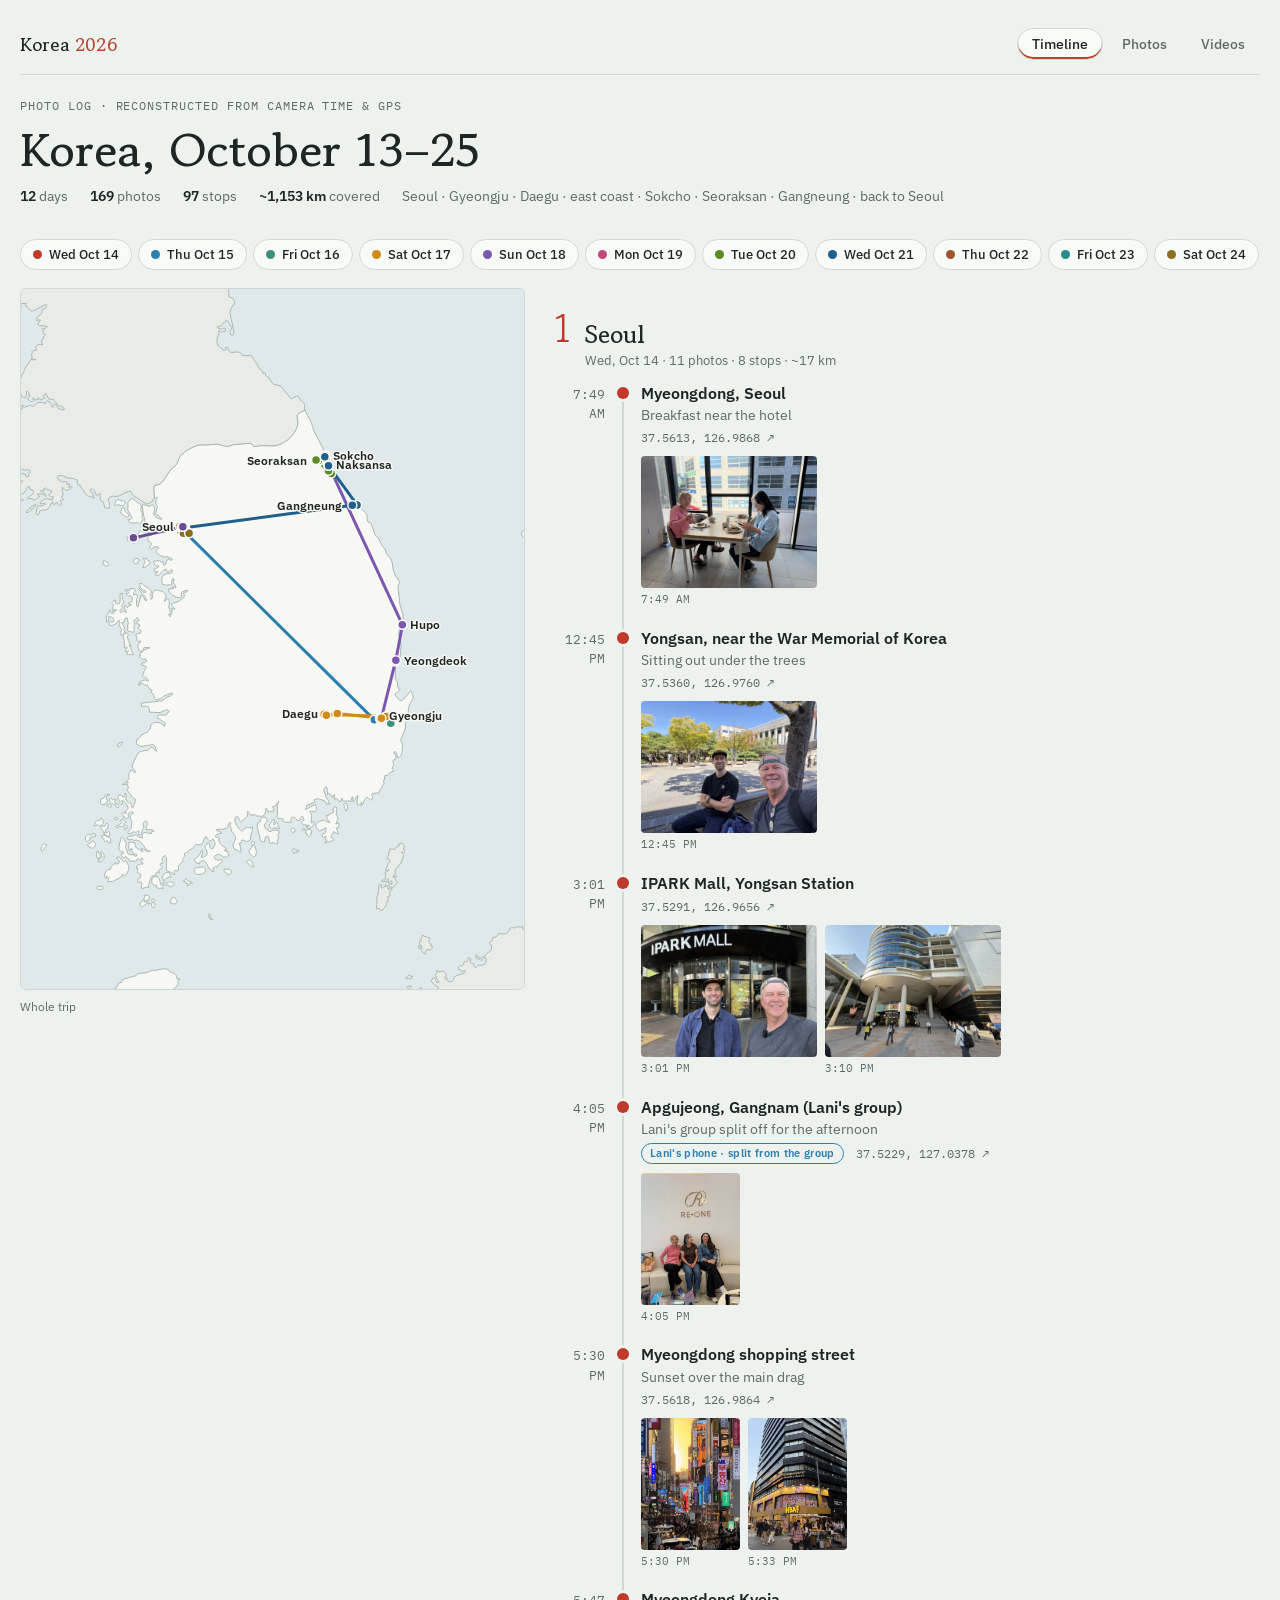
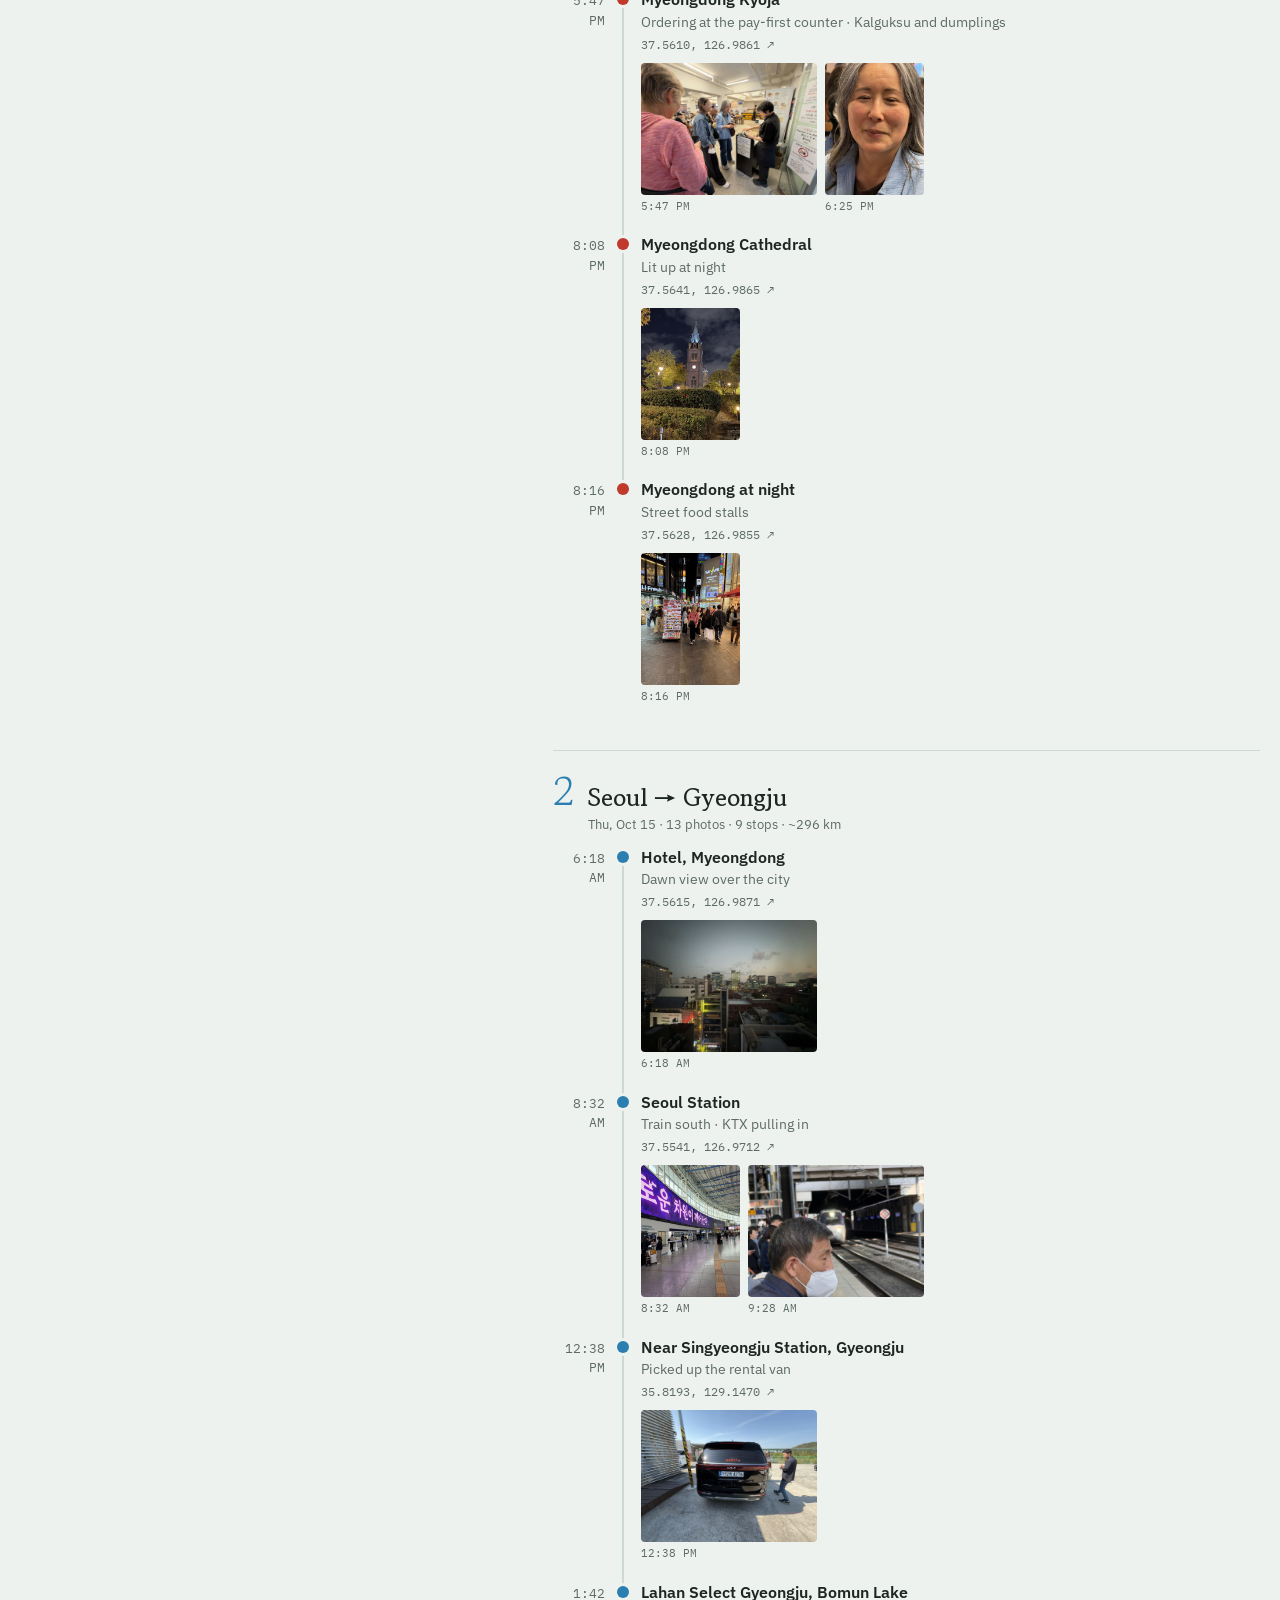
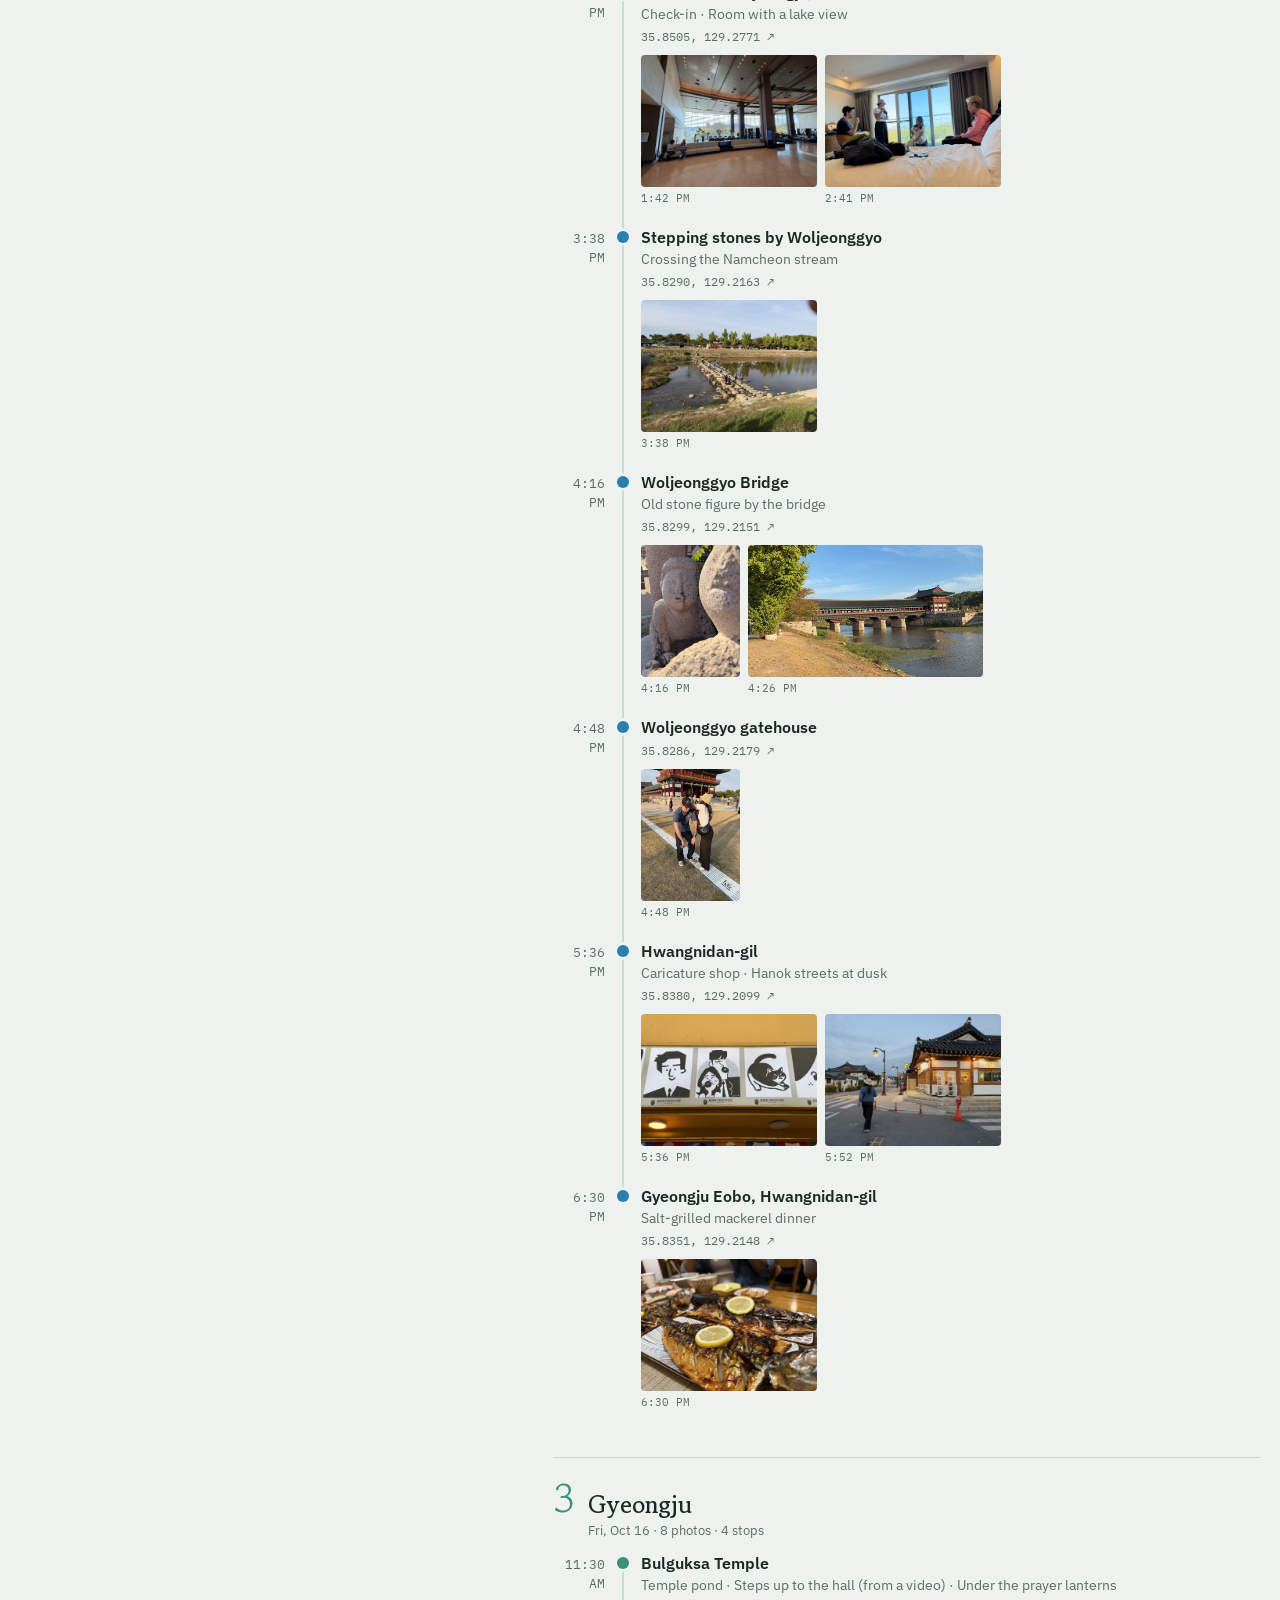
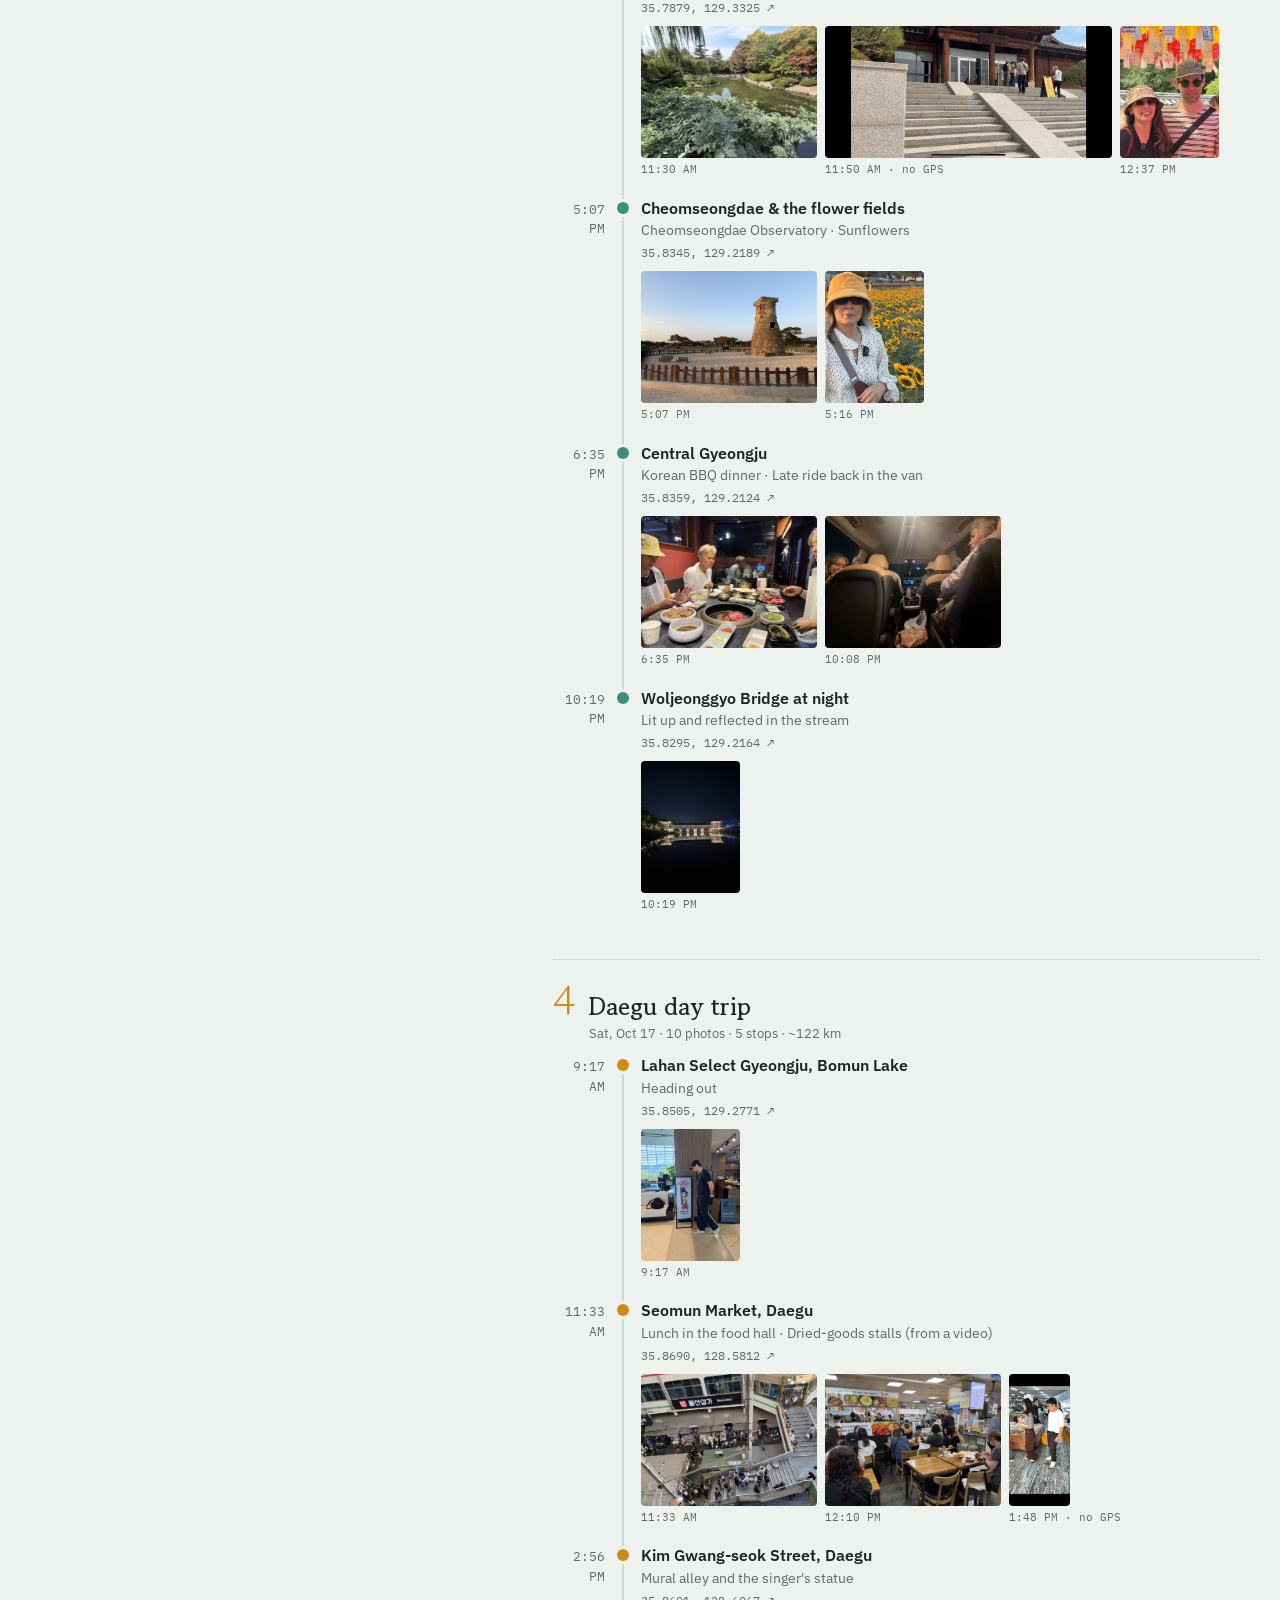
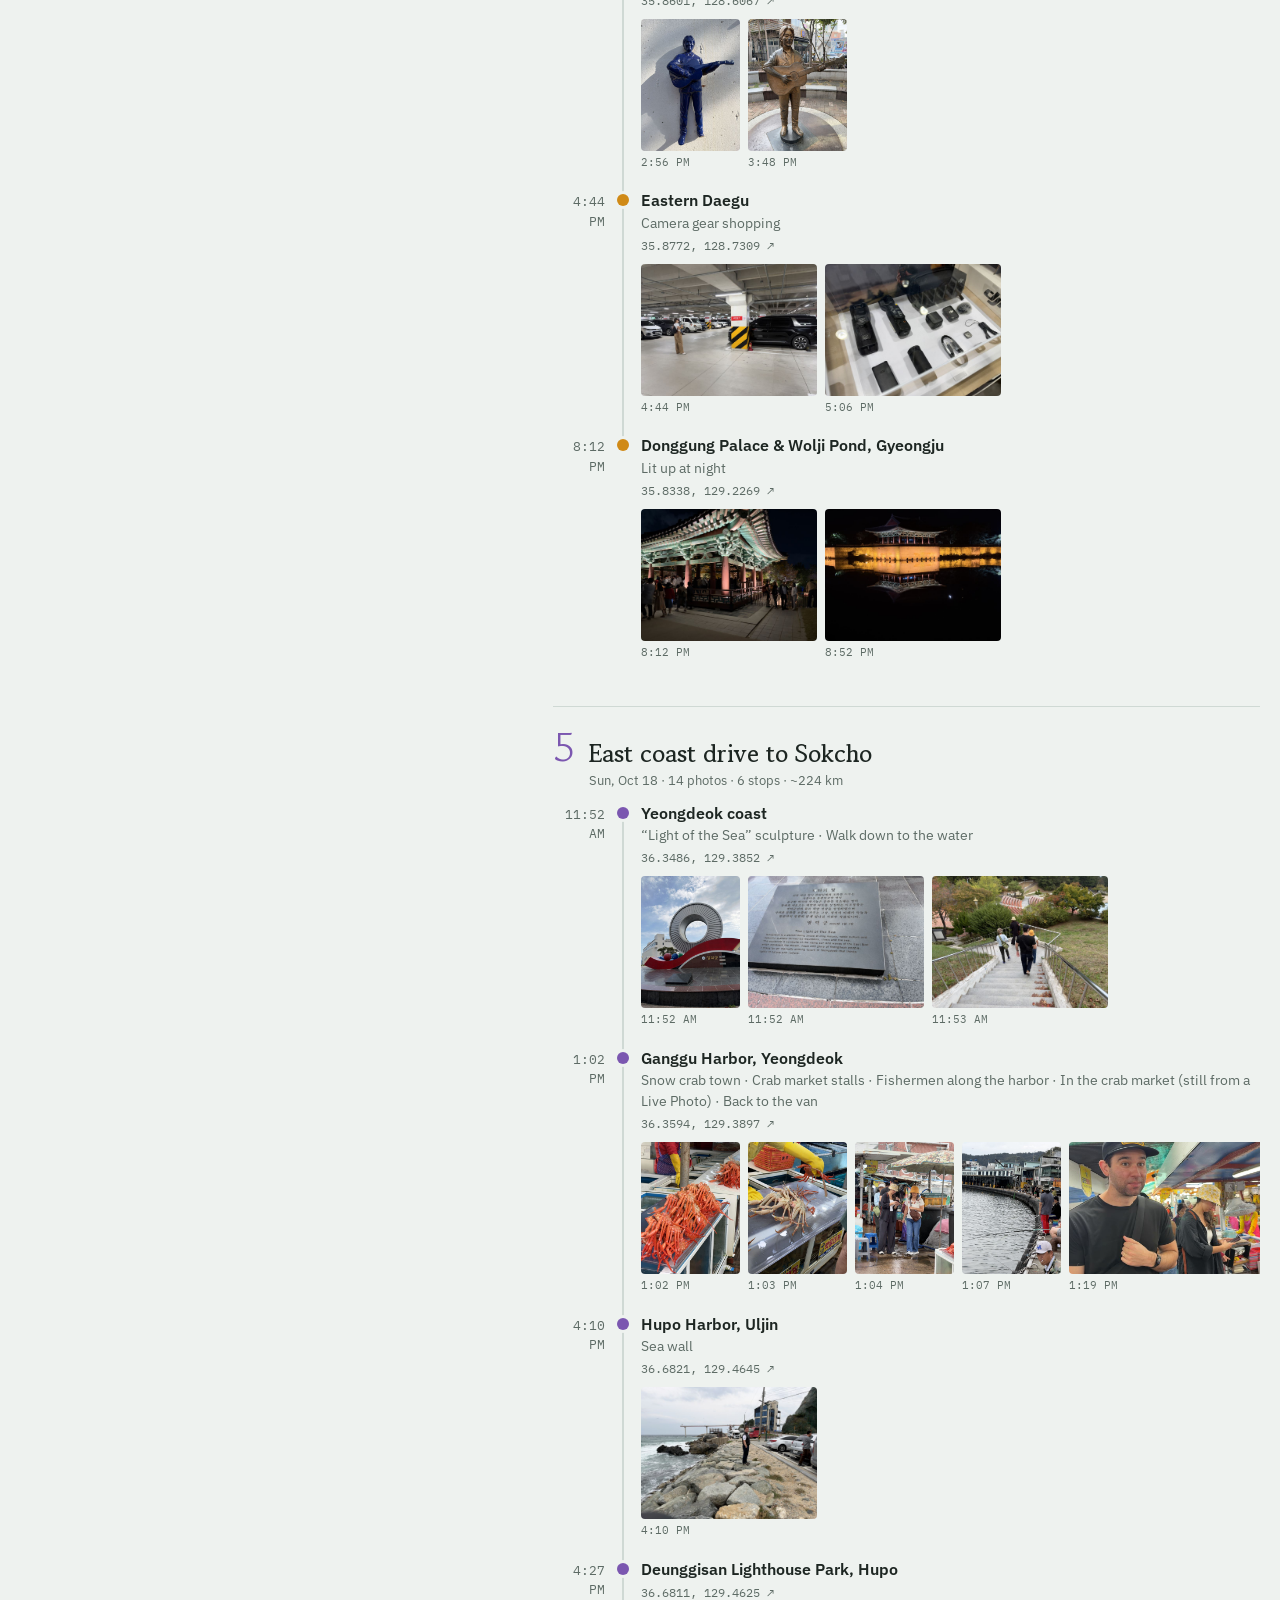
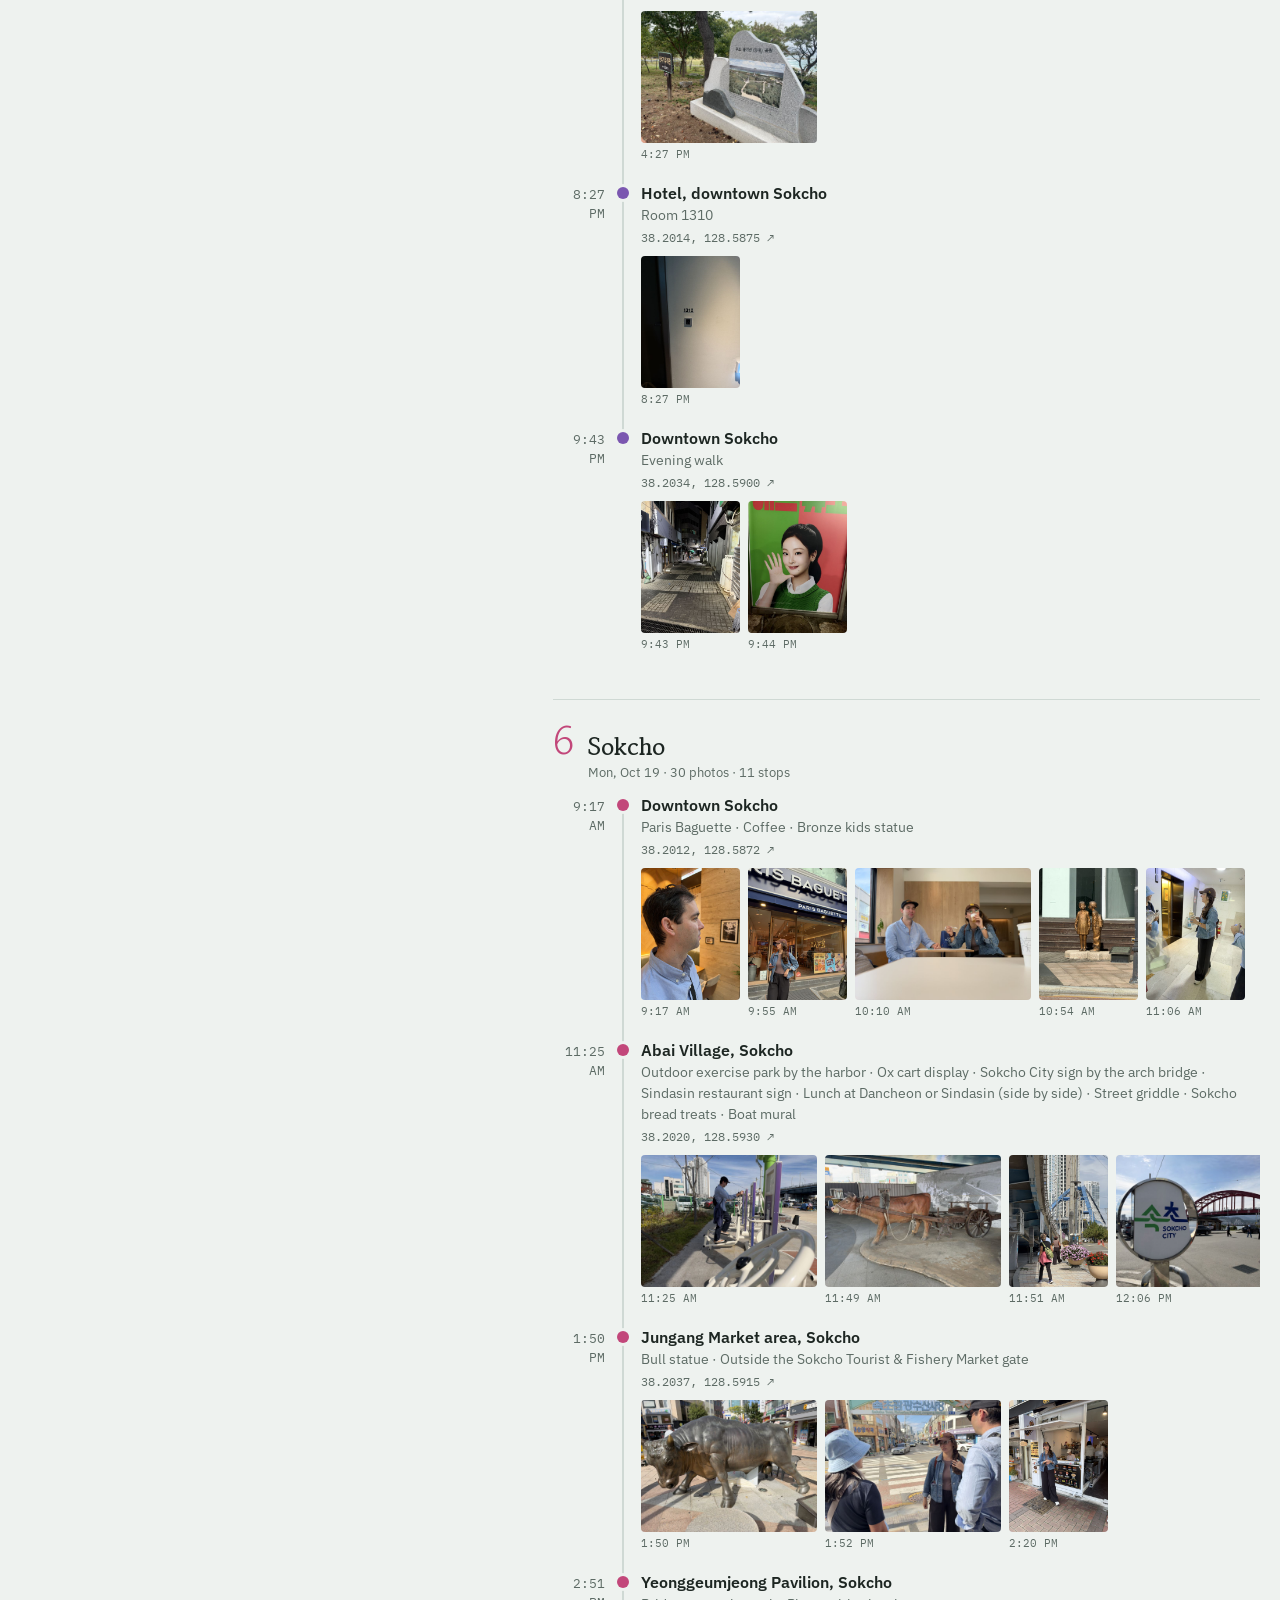
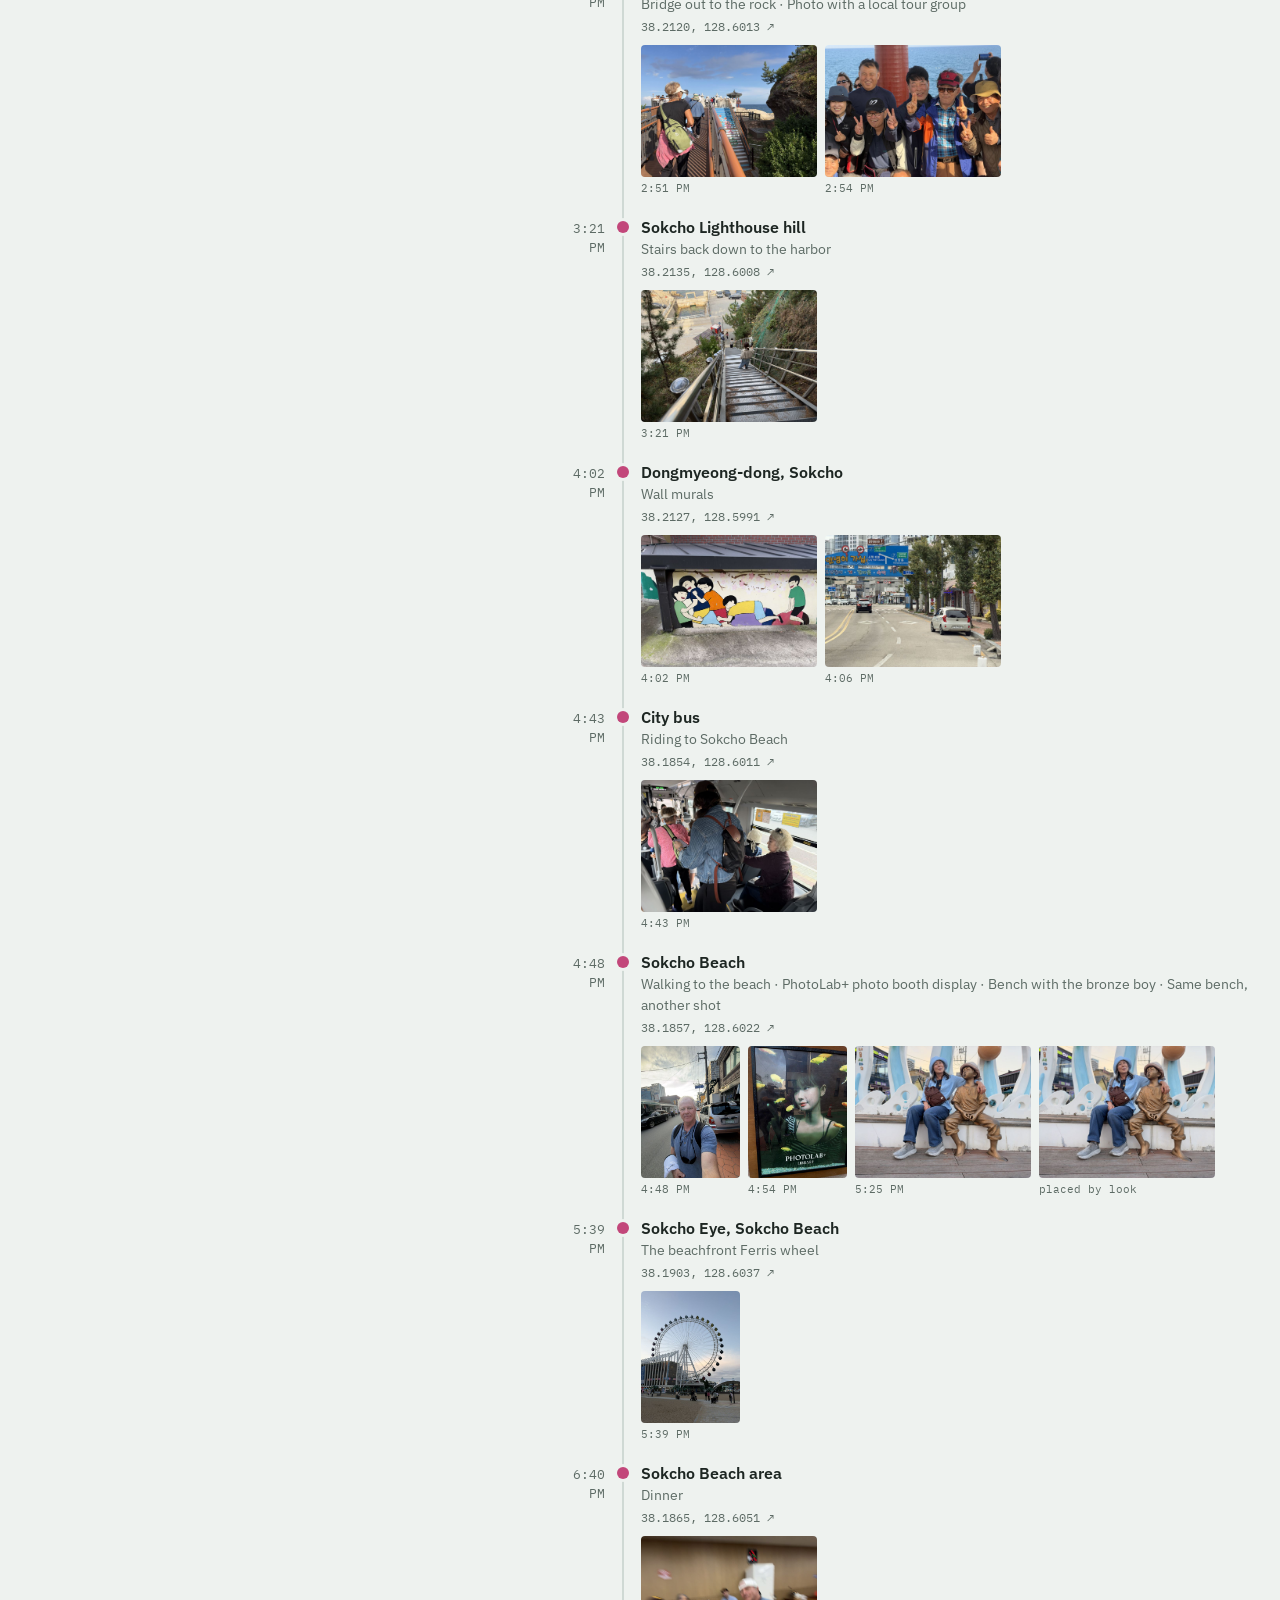
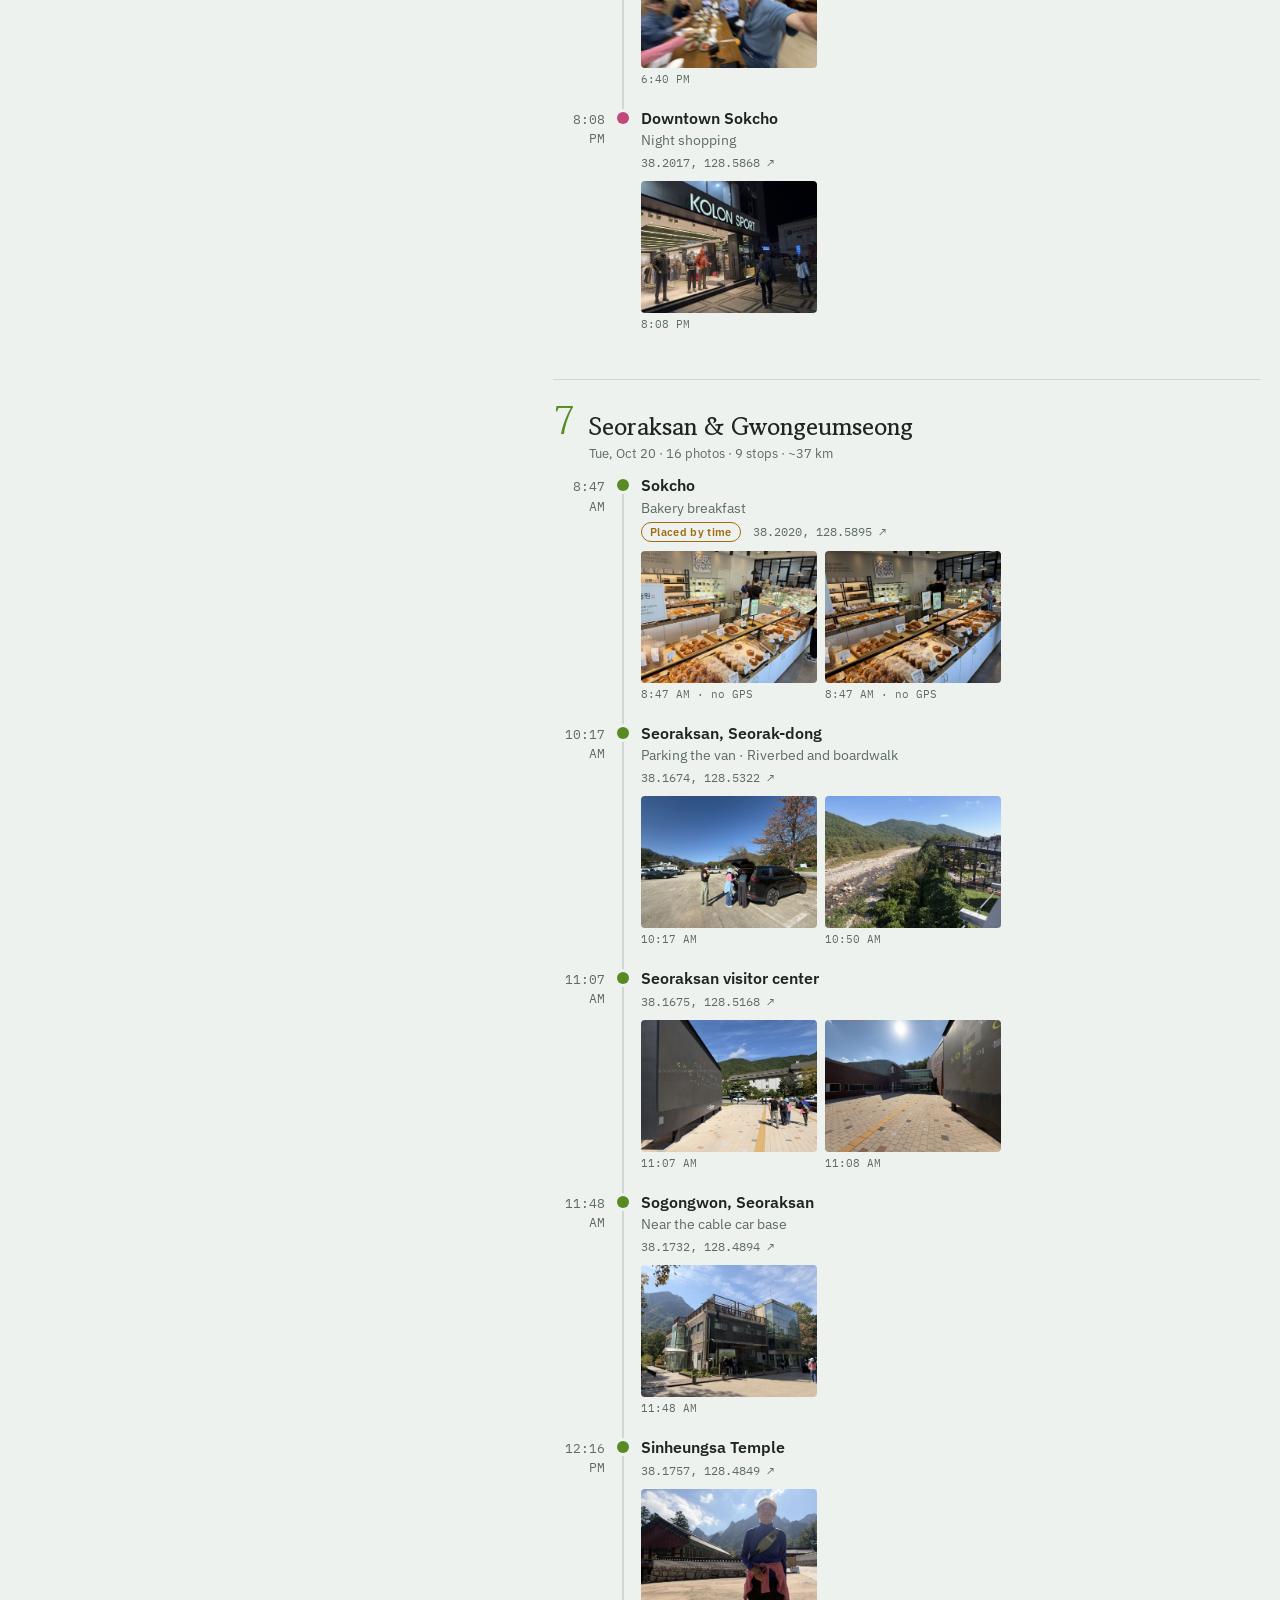
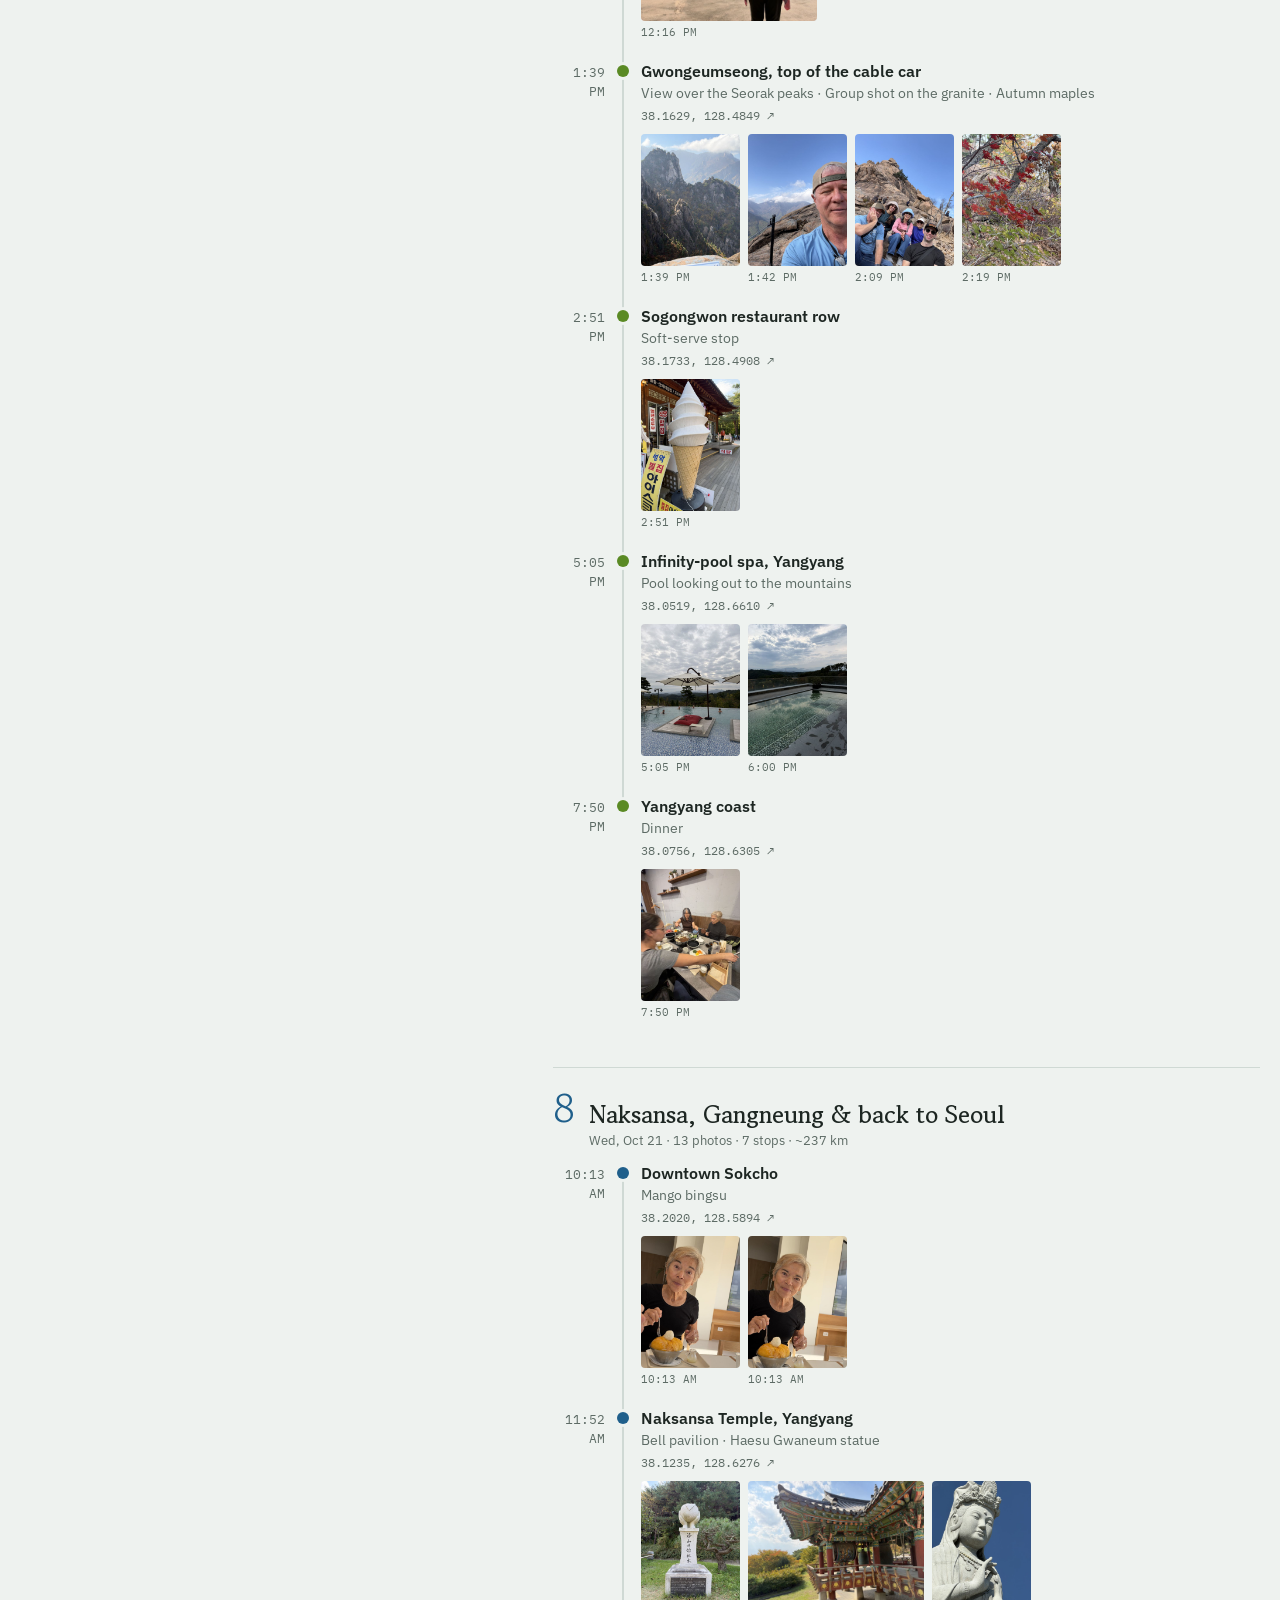
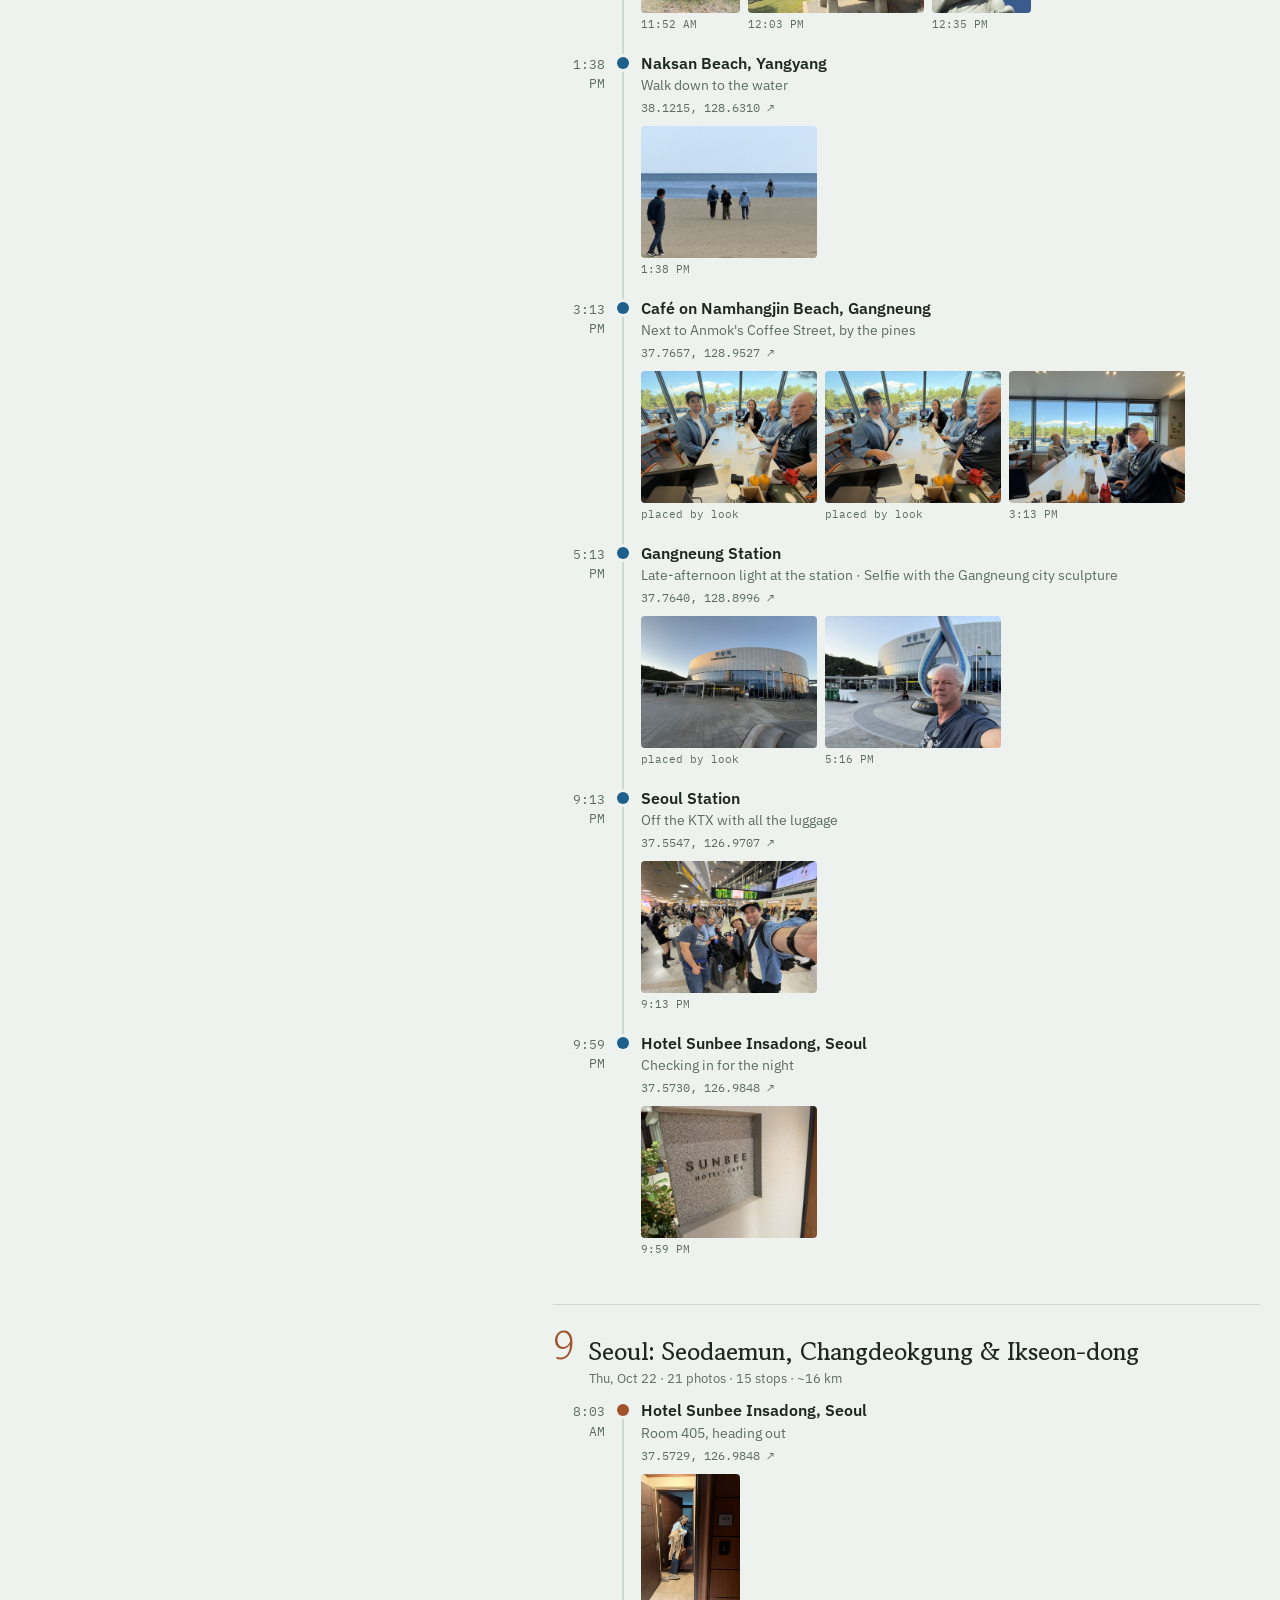
<file: index.html>
<!doctype html><html><head><meta charset=utf8><meta name=viewport content="width=device-width,initial-scale=1,viewport-fit=cover"><style>:root{color-scheme:light;box-sizing:border-box;padding-top:env(safe-area-inset-top,0px);padding-bottom:env(safe-area-inset-bottom,0px)}html{scroll-padding-top:env(safe-area-inset-top,0px)}body{margin:0;padding:0;font:14px -apple-system,BlinkMacSystemFont,sans-serif;background:#fff;color:#000}img{max-width:100%}[hidden]:not([hidden=until-found i]){display:none!important}</style><title>Korea 2026 Trip Timeline</title><meta name="robots" content="noindex,nofollow"><meta name="description" content="Our trip through Korea, October 13–25, 2026, rebuilt from photo times and GPS."></head><body>
<meta name="claude:viewport-fit-sides" content="cover">
<link rel="preconnect" href="https://fonts.googleapis.com">
<link rel="stylesheet" href="https://fonts.googleapis.com/css2?family=Gowun+Batang:wght@400;700&family=IBM+Plex+Sans:wght@400;500;600&family=IBM+Plex+Mono:wght@400;500&display=swap">
<link rel="stylesheet" href="site.css">
<style>
/* Layout: sticky relief map on the left that zooms to whichever day you're reading; day-by-day photo log on the right. Celadon ground, dancheong colours per day. */
:root{
  --bg:#eef2ef; --panel:#f8faf8; --ink:#1d2622; --muted:#5d6b65; --line:#cfd9d4;
  --sea:#dfe9ec; --land:#f7f8f3; --land-edge:#a9b8b1; --nk:#e9ece6;
  --accent:#b8452f;
  --display:"Gowun Batang", "Noto Serif KR", Georgia, serif;
  --body:"IBM Plex Sans", system-ui, -apple-system, "Segoe UI", sans-serif;
  --mono:"IBM Plex Mono", ui-monospace, Menlo, monospace;
}
@media (prefers-color-scheme: dark){:root:not([data-theme="light"]){
  --bg:#141a18; --panel:#1b2320; --ink:#e4ebe7; --muted:#97a69f; --line:#2c3833;
  --sea:#17242a; --land:#25302c; --land-edge:#465650; --nk:#1f2724; --accent:#e0745d; color-scheme:dark}}
:root[data-theme="dark"]{
  --bg:#141a18; --panel:#1b2320; --ink:#e4ebe7; --muted:#97a69f; --line:#2c3833;
  --sea:#17242a; --land:#25302c; --land-edge:#465650; --nk:#1f2724; --accent:#e0745d; color-scheme:dark}
*{box-sizing:border-box}
body{background:var(--bg);color:var(--ink);font-family:var(--body);font-size:15px;line-height:1.5;
  padding-left:max(16px,env(safe-area-inset-left,0px));padding-right:max(16px,env(safe-area-inset-right,0px));padding-block:28px 60px}
.wrap{max-width:1240px;margin:0 auto}
header{display:grid;gap:10px;margin-bottom:22px}
.eyebrow{font-family:var(--mono);font-size:12px;letter-spacing:.08em;text-transform:uppercase;color:var(--muted)}
h1{font-family:var(--display);font-weight:700;font-size:clamp(30px,5vw,46px);line-height:1.1;margin:0;text-wrap:balance}
.stats{display:flex;flex-wrap:wrap;gap:6px 22px;font-size:14px;color:var(--muted)}
.stats b{color:var(--ink);font-weight:600;font-variant-numeric:tabular-nums}
.daynav{position:sticky;top:env(safe-area-inset-top,0px);z-index:5;background:var(--bg);display:flex;gap:6px;overflow-x:auto;padding-block:10px;margin-bottom:8px;scrollbar-width:none}
body::before{content:"";position:fixed;inset:0 0 auto;height:env(safe-area-inset-top,0px);z-index:10;background:var(--bg)}
.daynav button{flex:0 0 auto;font:500 13px var(--body);color:var(--ink);background:var(--panel);border:1px solid var(--line);border-radius:999px;padding:6px 12px;cursor:pointer;display:flex;align-items:center;gap:7px}
.daynav button .sw{width:9px;height:9px;border-radius:50%;background:var(--c)}
.daynav button[aria-pressed="true"]{border-color:var(--c);box-shadow:inset 0 0 0 1px var(--c)}
.daynav button:focus-visible,.thumb:focus-visible,.stopbtn:focus-visible{outline:2px solid var(--accent);outline-offset:2px}
.grid{display:grid;grid-template-columns:minmax(0,5fr) minmax(0,7fr);gap:28px;align-items:start}
.mapcol{position:sticky;top:calc(env(safe-area-inset-top,0px) + 58px)}
.mapbox{background:var(--sea);border:1px solid var(--line);border-radius:6px;overflow:hidden;position:relative}
.mapbox svg{display:block;width:100%;height:auto;max-height:calc(100vh - 150px)}
.maplegend{display:flex;justify-content:space-between;gap:10px;font-size:12px;color:var(--muted);margin-top:8px}
.maplegend button{font:500 12px var(--body);background:none;border:0;color:var(--accent);cursor:pointer;padding:0}
.land{fill:var(--land);stroke:var(--land-edge)}
.nk{fill:var(--nk);stroke:var(--land-edge)}
.route{fill:none;stroke-linecap:round;stroke-linejoin:round}
.dot{stroke:var(--panel);cursor:pointer}
.dot.on{stroke:var(--ink)}
.cityl{font-family:var(--body);font-weight:600;fill:var(--ink);paint-order:stroke;stroke:var(--land);stroke-linejoin:round}
.day{scroll-margin-top:70px;padding-block:6px 26px;border-top:1px solid var(--line)}
.day:first-child{border-top:0}
.dayhead{display:grid;grid-template-columns:auto 1fr;gap:2px 14px;align-items:baseline;margin-block:14px 12px}
.daynum{grid-row:span 2;font-family:var(--display);font-size:40px;line-height:1;color:var(--c)}
.dayhead h2{font-family:var(--display);font-size:24px;margin:0;line-height:1.2;text-wrap:balance}
.daymeta{font-size:13px;color:var(--muted)}
.stops{list-style:none;margin:0;padding:0;display:grid;gap:0;position:relative}
.stop{display:grid;grid-template-columns:52px 16px minmax(0,1fr);gap:0 10px;position:relative}
.stop .t{font-family:var(--mono);font-size:13px;color:var(--muted);padding-top:2px;text-align:right;font-variant-numeric:tabular-nums}
.stop .rail{position:relative}
.stop .rail::before{content:"";position:absolute;left:7px;top:0;bottom:0;width:2px;background:var(--line)}
.stop:first-child .rail::before{top:8px}
.stop:last-child .rail::before{bottom:auto;height:8px}
.stop .rail::after{content:"";position:absolute;left:2px;top:4px;width:12px;height:12px;border-radius:50%;background:var(--c);box-shadow:0 0 0 3px var(--bg)}
.stop.on .rail::after{box-shadow:0 0 0 3px var(--bg),0 0 0 5px var(--c)}
.body{padding-bottom:18px;min-width:0}
.stopbtn{all:unset;cursor:pointer;font-weight:600;font-size:16px;line-height:1.3}
.stopbtn:hover{color:var(--accent)}
.note{color:var(--muted);font-size:14px}
.tags{display:flex;flex-wrap:wrap;gap:6px 12px;align-items:center;margin-top:3px;font-size:12px}
.tags a{color:var(--muted);text-decoration:none;font-family:var(--mono)}
.tags a:hover{color:var(--accent);text-decoration:underline}
.pill{font-size:11px;font-weight:600;letter-spacing:.03em;padding:1px 8px;border-radius:999px;border:1px solid currentColor;color:#a06a10}
.pill.guess{color:var(--accent)}
.pill.lani{color:#2a7fb0}
.thumbs{display:flex;gap:8px;margin-top:9px;overflow-x:auto;padding-bottom:2px}
.thumb{all:unset;cursor:zoom-in;flex:0 0 auto;display:grid;gap:3px}
.thumb img{height:132px;width:auto;max-width:none;border-radius:4px;display:block;background:var(--line)}
.thumb span{font-family:var(--mono);font-size:11px;color:var(--muted)}
.unplaced{margin-top:30px;padding:18px;background:var(--panel);border:1px dashed var(--land-edge);border-radius:6px}
.unplaced h2{font-family:var(--display);font-size:22px;margin:0 0 4px}
.unplaced p{margin:0 0 12px;color:var(--muted);font-size:14px;max-width:62ch}
.ugrid{display:grid;grid-template-columns:repeat(auto-fill,minmax(180px,1fr));gap:14px}
.ugrid .thumb img{height:170px;width:100%;object-fit:cover}
.ugrid b{font-size:14px;display:block}
.ugrid small{color:var(--muted);font-size:12.5px;display:block;line-height:1.4}
dialog{border:0;padding:0;background:transparent;max-width:min(94vw,1100px)}
dialog::backdrop{background:rgba(10,14,12,.86)}
dialog img{max-height:82vh;width:auto;max-width:100%;border-radius:4px;display:block;margin:0 auto}
dialog .cap{color:#e9efec;font-size:14px;margin-top:10px;display:flex;justify-content:space-between;gap:12px;flex-wrap:wrap}
dialog .cap .m{font-family:var(--mono);color:#a9b8b1}
dialog .x{position:fixed;top:calc(12px + env(safe-area-inset-top,0px));right:calc(12px + env(safe-area-inset-right,0px));font:600 14px var(--body);color:#fff;background:rgba(255,255,255,.12);border:0;border-radius:999px;padding:8px 14px;cursor:pointer}
.nav2{position:fixed;top:50%;font:600 26px var(--body);color:#fff;background:rgba(255,255,255,.12);border:0;border-radius:999px;width:44px;height:44px;cursor:pointer}
.prev{left:calc(10px + env(safe-area-inset-left,0px))}.next{right:calc(10px + env(safe-area-inset-right,0px))}

.ph{position:relative;display:grid;gap:4px;flex:0 0 auto}
.ph.is-hidden{display:none}
body.editing .ph.is-hidden{display:grid;opacity:.4}
.ph .tools{display:none;gap:4px;flex-wrap:wrap}
body.editing .ph .tools{display:flex}
body.editing .ph{outline:2px dashed var(--line);outline-offset:3px;border-radius:5px}
body.editing .ph.drop{outline-color:var(--accent);background:color-mix(in srgb,var(--accent) 10%,transparent)}
.ph.busy{opacity:.5;pointer-events:none}
.tbtn{font:500 11px var(--body);color:var(--ink);background:var(--panel);border:1px solid var(--line);border-radius:999px;padding:3px 9px;cursor:pointer}
.tbtn:hover{border-color:var(--accent);color:var(--accent)}
.swapped-badge{font-family:var(--mono);font-size:10px;color:var(--accent)}
#editbar{position:fixed;right:calc(16px + env(safe-area-inset-right,0px));bottom:calc(16px + env(safe-area-inset-bottom,0px));z-index:20;display:flex;gap:10px;align-items:center;background:var(--panel);border:1px solid var(--line);border-radius:999px;padding:6px 6px 6px 14px;box-shadow:0 6px 24px rgba(0,0,0,.15);font-size:13px;max-width:calc(100vw - 32px)}
#editbar button{font:600 13px var(--body);border:0;border-radius:999px;padding:8px 14px;cursor:pointer;background:var(--accent);color:#fff}
#editmsg{color:var(--muted)}
footer{margin-top:28px;font-size:12.5px;color:var(--muted);max-width:70ch}
@media (max-width:820px){
  .grid{grid-template-columns:minmax(0,1fr)}
  .mapcol{position:relative;top:0}
  .mapbox svg{max-height:56vh}
  .thumb img{height:110px}
}
@media (prefers-reduced-motion:reduce){*{scroll-behavior:auto!important}}
</style>

<div class="wrap">
<nav class="sitenav" aria-label="Site"><a class="brand" href="./">Korea <span>2026</span></a><div class="links"><a href="./" aria-current="page">Timeline</a><a href="photos.html">Photos</a><a href="videos.html">Videos</a></div></nav>
<header>
  <div class="eyebrow">Photo log · reconstructed from camera time &amp; GPS</div>
  <h1>Korea, October 13–25</h1>
  <div class="stats" id="stats"></div>
</header>
<nav class="daynav" id="daynav" aria-label="Days"></nav>
<div class="grid">
  <div class="mapcol">
    <div class="mapbox"><svg id="map" role="img" aria-label="Map of the route through South Korea"></svg></div>
    <div class="maplegend"><span id="maplabel">Whole trip</span><button id="showall" type="button">Show whole trip</button></div>
  </div>
  <main id="days"></main>
</div>
<footer>You landed at Incheon at about 7:10 PM on Oct 13 (from a video on the NAS) and flew home from Incheon on the afternoon of Oct 25. Stops marked "(Lani)" come from Lani's phone when your group split up. Times are Korea time as recorded by the camera. Place names come from each photo's GPS point plus what's in the picture. Distances are straight lines between photo locations, so actual road distance was longer. Photos marked “Placed by time” had no GPS and sit between their neighbours; “Placed by look” had neither and was matched by what's in the shot.</footer>
</div>

<div id="editbar" hidden><span id="editmsg"></span><button id="edittoggle" type="button" hidden></button></div>
<dialog id="lb"><button class="x" id="lbx" type="button">Close</button><button class="nav2 prev" id="lbp" type="button" aria-label="Previous photo">‹</button><button class="nav2 next" id="lbn" type="button" aria-label="Next photo">›</button><img id="lbimg" alt=""><div class="cap"><span id="lbcap"></span><span class="m" id="lbmeta"></span></div></dialog>

<script>
const TRIP={"days": [{"date": "2026-10-14", "title": "Seoul", "stops": [{"place": "Myeongdong, Seoul", "date": "2026-10-14", "lat": 37.56127, "lon": 126.98679, "photos": [{"file": "IMG_0278.JPG", "thumb": "IMG_0278.jpg", "date": "2026-10-14", "time": "07:49", "lat": 37.56127, "lon": 126.98679, "place": "Myeongdong, Seoul", "note": "Breakfast near the hotel", "conf": "gps"}]}, {"place": "Yongsan, near the War Memorial of Korea", "date": "2026-10-14", "lat": 37.53596, "lon": 126.97598, "photos": [{"file": "IMG_0299.JPG", "thumb": "IMG_0299.jpg", "date": "2026-10-14", "time": "12:45", "lat": 37.53596, "lon": 126.97598, "place": "Yongsan, near the War Memorial of Korea", "note": "Sitting out under the trees", "conf": "gps"}]}, {"place": "IPARK Mall, Yongsan Station", "date": "2026-10-14", "lat": 37.52907, "lon": 126.96558, "photos": [{"file": "IMG_0303.JPG", "thumb": "IMG_0303.jpg", "date": "2026-10-14", "time": "15:01", "lat": 37.52907, "lon": 126.96558, "place": "IPARK Mall, Yongsan Station", "note": "", "conf": "gps"}, {"file": "IMG_0308.JPG", "thumb": "IMG_0308.jpg", "date": "2026-10-14", "time": "15:10", "lat": 37.52903, "lon": 126.96573, "place": "IPARK Mall, Yongsan Station", "note": "", "conf": "gps"}]}, {"place": "Apgujeong, Gangnam (Lani's group)", "date": "2026-10-14", "lat": 37.52292, "lon": 127.03776, "photos": [{"file": "20261014-LANI_IMG_0075.HEIC", "thumb": "20261014-LANI_IMG_0075.jpg", "date": "2026-10-14", "time": "16:05", "lat": 37.52292, "lon": 127.03776, "place": "Apgujeong, Gangnam (Lani's group)", "note": "Lani's group split off for the afternoon", "conf": "gps"}]}, {"place": "Myeongdong shopping street", "date": "2026-10-14", "lat": 37.56183, "lon": 126.98643, "photos": [{"file": "IMG_0310.JPG", "thumb": "IMG_0310.jpg", "date": "2026-10-14", "time": "17:30", "lat": 37.56183, "lon": 126.98643, "place": "Myeongdong shopping street", "note": "Sunset over the main drag", "conf": "gps"}, {"file": "IMG_0315.JPG", "thumb": "IMG_0315.jpg", "date": "2026-10-14", "time": "17:33", "lat": 37.56162, "lon": 126.98595, "place": "Myeongdong shopping street", "note": "", "conf": "gps"}]}, {"place": "Myeongdong Kyoja", "date": "2026-10-14", "lat": 37.56104, "lon": 126.98611, "photos": [{"file": "IMG_0316.JPG", "thumb": "IMG_0316.jpg", "date": "2026-10-14", "time": "17:47", "lat": 37.56104, "lon": 126.98611, "place": "Myeongdong Kyoja", "note": "Ordering at the pay-first counter", "conf": "gps"}, {"file": "IMG_0329.JPG", "thumb": "IMG_0329.jpg", "date": "2026-10-14", "time": "18:25", "lat": 37.56104, "lon": 126.98611, "place": "Myeongdong Kyoja", "note": "Kalguksu and dumplings", "conf": "gps"}]}, {"place": "Myeongdong Cathedral", "date": "2026-10-14", "lat": 37.56412, "lon": 126.98654, "photos": [{"file": "IMG_0332.JPG", "thumb": "IMG_0332.jpg", "date": "2026-10-14", "time": "20:08", "lat": 37.56412, "lon": 126.98654, "place": "Myeongdong Cathedral", "note": "Lit up at night", "conf": "gps"}]}, {"place": "Myeongdong at night", "date": "2026-10-14", "lat": 37.56278, "lon": 126.98548, "photos": [{"file": "IMG_0334.JPG", "thumb": "IMG_0334.jpg", "date": "2026-10-14", "time": "20:16", "lat": 37.56278, "lon": 126.98548, "place": "Myeongdong at night", "note": "Street food stalls", "conf": "gps"}]}], "km": 17}, {"date": "2026-10-15", "title": "Seoul → Gyeongju", "stops": [{"place": "Hotel, Myeongdong", "date": "2026-10-15", "lat": 37.56154, "lon": 126.98707, "photos": [{"file": "IMG_0346.JPG", "thumb": "IMG_0346.jpg", "date": "2026-10-15", "time": "06:18", "lat": 37.56154, "lon": 126.98707, "place": "Hotel, Myeongdong", "note": "Dawn view over the city", "conf": "gps"}]}, {"place": "Seoul Station", "date": "2026-10-15", "lat": 37.55412, "lon": 126.97123, "photos": [{"file": "IMG_0349.JPG", "thumb": "IMG_0349.jpg", "date": "2026-10-15", "time": "08:32", "lat": 37.55412, "lon": 126.97123, "place": "Seoul Station", "note": "Train south", "conf": "gps"}, {"file": "IMG_0353.JPG", "thumb": "IMG_0353.jpg", "date": "2026-10-15", "time": "09:28", "lat": 37.55262, "lon": 126.97144, "place": "Seoul Station", "note": "KTX pulling in", "conf": "gps"}]}, {"place": "Near Singyeongju Station, Gyeongju", "date": "2026-10-15", "lat": 35.81926, "lon": 129.14702, "photos": [{"file": "IMG_0357.JPG", "thumb": "IMG_0357.jpg", "date": "2026-10-15", "time": "12:38", "lat": 35.81926, "lon": 129.14702, "place": "Near Singyeongju Station, Gyeongju", "note": "Picked up the rental van", "conf": "gps"}]}, {"place": "Lahan Select Gyeongju, Bomun Lake", "date": "2026-10-15", "lat": 35.85049, "lon": 129.27711, "photos": [{"file": "IMG_0362.JPG", "thumb": "IMG_0362.jpg", "date": "2026-10-15", "time": "13:42", "lat": 35.85049, "lon": 129.27711, "place": "Lahan Select Gyeongju, Bomun Lake", "note": "Check-in", "conf": "gps"}, {"file": "IMG_0367.JPG", "thumb": "IMG_0367.jpg", "date": "2026-10-15", "time": "14:41", "lat": 35.85044, "lon": 129.2775, "place": "Lahan Select Gyeongju, Bomun Lake", "note": "Room with a lake view", "conf": "gps"}]}, {"place": "Stepping stones by Woljeonggyo", "date": "2026-10-15", "lat": 35.82897, "lon": 129.21632, "photos": [{"file": "IMG_0369.JPG", "thumb": "IMG_0369.jpg", "date": "2026-10-15", "time": "15:38", "lat": 35.82897, "lon": 129.21632, "place": "Stepping stones by Woljeonggyo", "note": "Crossing the Namcheon stream", "conf": "gps"}]}, {"place": "Woljeonggyo Bridge", "date": "2026-10-15", "lat": 35.82989, "lon": 129.21507, "photos": [{"file": "IMG_0373.JPG", "thumb": "IMG_0373.jpg", "date": "2026-10-15", "time": "16:16", "lat": 35.82989, "lon": 129.21507, "place": "Woljeonggyo Bridge", "note": "Old stone figure by the bridge", "conf": "gps"}, {"file": "IMG_0384.JPG", "thumb": "IMG_0384.jpg", "date": "2026-10-15", "time": "16:26", "lat": 35.82966, "lon": 129.21716, "place": "Woljeonggyo Bridge", "note": "", "conf": "gps"}]}, {"place": "Woljeonggyo gatehouse", "date": "2026-10-15", "lat": 35.82856, "lon": 129.21791, "photos": [{"file": "IMG_0389.JPG", "thumb": "IMG_0389.jpg", "date": "2026-10-15", "time": "16:48", "lat": 35.82856, "lon": 129.21791, "place": "Woljeonggyo gatehouse", "note": "", "conf": "gps"}]}, {"place": "Hwangnidan-gil", "date": "2026-10-15", "lat": 35.83803, "lon": 129.20987, "photos": [{"file": "IMG_0400.JPG", "thumb": "IMG_0400.jpg", "date": "2026-10-15", "time": "17:36", "lat": 35.83803, "lon": 129.20987, "place": "Hwangnidan-gil", "note": "Caricature shop", "conf": "gps"}, {"file": "IMG_0404.JPG", "thumb": "IMG_0404.jpg", "date": "2026-10-15", "time": "17:52", "lat": 35.83459, "lon": 129.21034, "place": "Hwangnidan-gil", "note": "Hanok streets at dusk", "conf": "gps"}]}, {"place": "Gyeongju Eobo, Hwangnidan-gil", "date": "2026-10-15", "lat": 35.83512, "lon": 129.2148, "photos": [{"file": "IMG_0414.JPG", "thumb": "IMG_0414.jpg", "date": "2026-10-15", "time": "18:30", "lat": 35.83512, "lon": 129.2148, "place": "Gyeongju Eobo, Hwangnidan-gil", "note": "Salt-grilled mackerel dinner", "conf": "gps"}]}], "km": 296}, {"date": "2026-10-16", "title": "Gyeongju", "stops": [{"place": "Bulguksa Temple", "date": "2026-10-16", "lat": 35.78788, "lon": 129.33251, "photos": [{"file": "IMG_0431.JPG", "thumb": "IMG_0431.jpg", "date": "2026-10-16", "time": "11:30", "lat": 35.78788, "lon": 129.33251, "place": "Bulguksa Temple", "note": "Temple pond", "conf": "gps"}, {"file": "IMG_0441.PNG", "thumb": "IMG_0441.jpg", "date": "2026-10-16", "time": "11:50", "lat": 35.7895, "lon": 129.332, "place": "Bulguksa Temple", "note": "Steps up to the hall (from a video)", "conf": "time"}, {"file": "IMG_0454.JPG", "thumb": "IMG_0454.jpg", "date": "2026-10-16", "time": "12:37", "lat": 35.79068, "lon": 129.33217, "place": "Bulguksa Temple", "note": "Under the prayer lanterns", "conf": "gps"}]}, {"place": "Cheomseongdae & the flower fields", "date": "2026-10-16", "lat": 35.83453, "lon": 129.21893, "photos": [{"file": "IMG_0525.JPG", "thumb": "IMG_0525.jpg", "date": "2026-10-16", "time": "17:07", "lat": 35.83453, "lon": 129.21893, "place": "Cheomseongdae & the flower fields", "note": "Cheomseongdae Observatory", "conf": "gps"}, {"file": "IMG_0530.JPG", "thumb": "IMG_0530.jpg", "date": "2026-10-16", "time": "17:16", "lat": 35.83488, "lon": 129.22104, "place": "Cheomseongdae & the flower fields", "note": "Sunflowers", "conf": "gps"}]}, {"place": "Central Gyeongju", "date": "2026-10-16", "lat": 35.83591, "lon": 129.21237, "photos": [{"file": "IMG_0568.JPG", "thumb": "IMG_0568.jpg", "date": "2026-10-16", "time": "18:35", "lat": 35.83591, "lon": 129.21237, "place": "Central Gyeongju", "note": "Korean BBQ dinner", "conf": "gps"}, {"file": "IMG_0606.JPG", "thumb": "IMG_0606.jpg", "date": "2026-10-16", "time": "22:08", "lat": 35.83619, "lon": 129.2164, "place": "Central Gyeongju", "note": "Late ride back in the van", "conf": "gps"}]}, {"place": "Woljeonggyo Bridge at night", "date": "2026-10-16", "lat": 35.82953, "lon": 129.21643, "photos": [{"file": "20261016-LANI_IMG_0190.HEIC", "thumb": "20261016-LANI_IMG_0190.jpg", "date": "2026-10-16", "time": "22:19", "lat": 35.82953, "lon": 129.21643, "place": "Woljeonggyo Bridge at night", "note": "Lit up and reflected in the stream", "conf": "gps"}]}], "km": 13}, {"date": "2026-10-17", "title": "Daegu day trip", "stops": [{"place": "Lahan Select Gyeongju, Bomun Lake", "date": "2026-10-17", "lat": 35.85052, "lon": 129.27713, "photos": [{"file": "IMG_0629.JPG", "thumb": "IMG_0629.jpg", "date": "2026-10-17", "time": "09:17", "lat": 35.85052, "lon": 129.27713, "place": "Lahan Select Gyeongju, Bomun Lake", "note": "Heading out", "conf": "gps"}]}, {"place": "Seomun Market, Daegu", "date": "2026-10-17", "lat": 35.86897, "lon": 128.58116, "photos": [{"file": "IMG_0638.JPG", "thumb": "IMG_0638.jpg", "date": "2026-10-17", "time": "11:33", "lat": 35.86897, "lon": 128.58116, "place": "Seomun Market, Daegu", "note": "", "conf": "gps"}, {"file": "IMG_0642.JPG", "thumb": "IMG_0642.jpg", "date": "2026-10-17", "time": "12:10", "lat": 35.86876, "lon": 128.57931, "place": "Seomun Market, Daegu", "note": "Lunch in the food hall", "conf": "gps"}, {"file": "IMG_0664.PNG", "thumb": "IMG_0664.jpg", "date": "2026-10-17", "time": "13:48", "lat": 35.8688, "lon": 128.5805, "place": "Seomun Market, Daegu", "note": "Dried-goods stalls (from a video)", "conf": "time"}]}, {"place": "Kim Gwang-seok Street, Daegu", "date": "2026-10-17", "lat": 35.8601, "lon": 128.60671, "photos": [{"file": "IMG_0672.JPG", "thumb": "IMG_0672.jpg", "date": "2026-10-17", "time": "14:56", "lat": 35.8601, "lon": 128.60671, "place": "Kim Gwang-seok Street, Daegu", "note": "", "conf": "gps"}, {"file": "IMG_0701.JPG", "thumb": "IMG_0701.jpg", "date": "2026-10-17", "time": "15:48", "lat": 35.8599, "lon": 128.6066, "place": "Kim Gwang-seok Street, Daegu", "note": "Mural alley and the singer's statue", "conf": "gps"}]}, {"place": "Eastern Daegu", "date": "2026-10-17", "lat": 35.87719, "lon": 128.73088, "photos": [{"file": "IMG_0708.JPG", "thumb": "IMG_0708.jpg", "date": "2026-10-17", "time": "16:44", "lat": 35.87719, "lon": 128.73088, "place": "Eastern Daegu", "note": "", "conf": "gps"}, {"file": "IMG_0718.JPG", "thumb": "IMG_0718.jpg", "date": "2026-10-17", "time": "17:06", "lat": 35.87671, "lon": 128.73059, "place": "Eastern Daegu", "note": "Camera gear shopping", "conf": "gps"}]}, {"place": "Donggung Palace & Wolji Pond, Gyeongju", "date": "2026-10-17", "lat": 35.83384, "lon": 129.22688, "photos": [{"file": "IMG_0723.JPG", "thumb": "IMG_0723.jpg", "date": "2026-10-17", "time": "20:12", "lat": 35.83384, "lon": 129.22688, "place": "Donggung Palace & Wolji Pond, Gyeongju", "note": "Lit up at night", "conf": "gps"}, {"file": "IMG_0824.JPG", "thumb": "IMG_0824.jpg", "date": "2026-10-17", "time": "20:52", "lat": 35.83463, "lon": 129.22685, "place": "Donggung Palace & Wolji Pond, Gyeongju", "note": "", "conf": "gps"}]}], "km": 122}, {"date": "2026-10-18", "title": "East coast drive to Sokcho", "stops": [{"place": "Yeongdeok coast", "date": "2026-10-18", "lat": 36.3486, "lon": 129.38524, "photos": [{"file": "IMG_0838.JPG", "thumb": "IMG_0838.jpg", "date": "2026-10-18", "time": "11:52", "lat": 36.3486, "lon": 129.38524, "place": "Yeongdeok coast", "note": "“Light of the Sea” sculpture", "conf": "gps"}, {"file": "IMG_0839.JPG", "thumb": "IMG_0839.jpg", "date": "2026-10-18", "time": "11:52", "lat": 36.3486, "lon": 129.38525, "place": "Yeongdeok coast", "note": "", "conf": "gps"}, {"file": "IMG_0840.JPG", "thumb": "IMG_0840.jpg", "date": "2026-10-18", "time": "11:53", "lat": 36.34898, "lon": 129.38525, "place": "Yeongdeok coast", "note": "Walk down to the water", "conf": "gps"}]}, {"place": "Ganggu Harbor, Yeongdeok", "date": "2026-10-18", "lat": 36.35944, "lon": 129.38972, "photos": [{"file": "IMG_0854.JPG", "thumb": "IMG_0854.jpg", "date": "2026-10-18", "time": "13:02", "lat": 36.35944, "lon": 129.38972, "place": "Ganggu Harbor, Yeongdeok", "note": "Snow crab town", "conf": "gps"}, {"file": "IMG_0859.JPG", "thumb": "IMG_0859.jpg", "date": "2026-10-18", "time": "13:03", "lat": 36.35948, "lon": 129.38957, "place": "Ganggu Harbor, Yeongdeok", "note": "", "conf": "gps"}, {"file": "IMG_0862.JPG", "thumb": "IMG_0862.jpg", "date": "2026-10-18", "time": "13:04", "lat": 36.35947, "lon": 129.38968, "place": "Ganggu Harbor, Yeongdeok", "note": "Crab market stalls", "conf": "gps"}, {"file": "IMG_0870.JPG", "thumb": "IMG_0870.jpg", "date": "2026-10-18", "time": "13:07", "lat": 36.35958, "lon": 129.38898, "place": "Ganggu Harbor, Yeongdeok", "note": "Fishermen along the harbor", "conf": "gps"}, {"file": "IMG_0880_still.HEIC", "thumb": "IMG_0880_still.jpg", "date": "2026-10-18", "time": "13:19", "lat": 36.3594, "lon": 129.39, "place": "Ganggu Harbor, Yeongdeok", "note": "In the crab market (still from a Live Photo)", "conf": "gps"}, {"file": "IMG_0899.JPG", "thumb": "IMG_0899.jpg", "date": "2026-10-18", "time": "15:19", "lat": 36.36018, "lon": 129.39208, "place": "Ganggu Harbor, Yeongdeok", "note": "Back to the van", "conf": "gps"}]}, {"place": "Hupo Harbor, Uljin", "date": "2026-10-18", "lat": 36.68206, "lon": 129.46448, "photos": [{"file": "IMG_0904.JPG", "thumb": "IMG_0904.jpg", "date": "2026-10-18", "time": "16:10", "lat": 36.68206, "lon": 129.46448, "place": "Hupo Harbor, Uljin", "note": "Sea wall", "conf": "gps"}]}, {"place": "Deunggisan Lighthouse Park, Hupo", "date": "2026-10-18", "lat": 36.68109, "lon": 129.46248, "photos": [{"file": "IMG_0908.JPG", "thumb": "IMG_0908.jpg", "date": "2026-10-18", "time": "16:27", "lat": 36.68109, "lon": 129.46248, "place": "Deunggisan Lighthouse Park, Hupo", "note": "", "conf": "gps"}]}, {"place": "Hotel, downtown Sokcho", "date": "2026-10-18", "lat": 38.20136, "lon": 128.58751, "photos": [{"file": "IMG_0974.JPG", "thumb": "IMG_0974.jpg", "date": "2026-10-18", "time": "20:27", "lat": 38.20136, "lon": 128.58751, "place": "Hotel, downtown Sokcho", "note": "Room 1310", "conf": "gps"}]}, {"place": "Downtown Sokcho", "date": "2026-10-18", "lat": 38.20341, "lon": 128.59, "photos": [{"file": "IMG_1001.JPG", "thumb": "IMG_1001.jpg", "date": "2026-10-18", "time": "21:43", "lat": 38.20341, "lon": 128.59, "place": "Downtown Sokcho", "note": "", "conf": "gps"}, {"file": "IMG_1004.JPG", "thumb": "IMG_1004.jpg", "date": "2026-10-18", "time": "21:44", "lat": 38.20279, "lon": 128.59029, "place": "Downtown Sokcho", "note": "Evening walk", "conf": "gps"}]}], "km": 224}, {"date": "2026-10-19", "title": "Sokcho", "stops": [{"place": "Downtown Sokcho", "date": "2026-10-19", "lat": 38.20118, "lon": 128.58722, "photos": [{"file": "IMG_1020.JPG", "thumb": "IMG_1020.jpg", "date": "2026-10-19", "time": "09:17", "lat": 38.20118, "lon": 128.58722, "place": "Downtown Sokcho", "note": "", "conf": "gps"}, {"file": "IMG_1032.JPG", "thumb": "IMG_1032.jpg", "date": "2026-10-19", "time": "09:55", "lat": 38.20264, "lon": 128.58995, "place": "Downtown Sokcho", "note": "Paris Baguette", "conf": "gps"}, {"file": "IMG_1042.JPG", "thumb": "IMG_1042.jpg", "date": "2026-10-19", "time": "10:10", "lat": 38.20204, "lon": 128.58949, "place": "Downtown Sokcho", "note": "Coffee", "conf": "gps"}, {"file": "IMG_1051.JPG", "thumb": "IMG_1051.jpg", "date": "2026-10-19", "time": "10:54", "lat": 38.20179, "lon": 128.58736, "place": "Downtown Sokcho", "note": "Bronze kids statue", "conf": "gps"}, {"file": "IMG_1055.JPG", "thumb": "IMG_1055.jpg", "date": "2026-10-19", "time": "11:06", "lat": 38.20114, "lon": 128.58704, "place": "Downtown Sokcho", "note": "", "conf": "gps"}]}, {"place": "Abai Village, Sokcho", "date": "2026-10-19", "lat": 38.20199, "lon": 128.59299, "photos": [{"file": "IMG_1058.JPG", "thumb": "IMG_1058.jpg", "date": "2026-10-19", "time": "11:25", "lat": 38.20199, "lon": 128.59299, "place": "Abai Village, Sokcho", "note": "Outdoor exercise park by the harbor", "conf": "gps"}, {"file": "IMG_1075.JPG", "thumb": "IMG_1075.jpg", "date": "2026-10-19", "time": "11:49", "lat": 38.20259, "lon": 128.59326, "place": "Abai Village, Sokcho", "note": "Ox cart display", "conf": "gps"}, {"file": "IMG_1079.JPG", "thumb": "IMG_1079.jpg", "date": "2026-10-19", "time": "11:51", "lat": 38.20261, "lon": 128.59349, "place": "Abai Village, Sokcho", "note": "", "conf": "gps"}, {"file": "IMG_1088.JPG", "thumb": "IMG_1088.jpg", "date": "2026-10-19", "time": "12:06", "lat": 38.20204, "lon": 128.59453, "place": "Abai Village, Sokcho", "note": "Sokcho City sign by the arch bridge", "conf": "gps"}, {"file": "IMG_1091.JPG", "thumb": "IMG_1091.jpg", "date": "2026-10-19", "time": "12:10", "lat": 38.2028, "lon": 128.59378, "place": "Abai Village, Sokcho", "note": "Sindasin restaurant sign", "conf": "gps"}, {"file": "IMG_1099.JPG", "thumb": "IMG_1099.jpg", "date": "2026-10-19", "time": "13:04", "lat": 38.20276, "lon": 128.59372, "place": "Abai Village, Sokcho", "note": "Lunch at Dancheon or Sindasin (side by side)", "conf": "gps"}, {"file": "IMG_1115.JPG", "thumb": "IMG_1115.jpg", "date": "2026-10-19", "time": "13:12", "lat": 38.20281, "lon": 128.59363, "place": "Abai Village, Sokcho", "note": "Street griddle", "conf": "gps"}, {"file": "IMG_1118.JPG", "thumb": "IMG_1118.jpg", "date": "2026-10-19", "time": "13:19", "lat": 38.20288, "lon": 128.59369, "place": "Abai Village, Sokcho", "note": "Sokcho bread treats", "conf": "gps"}, {"file": "IMG_1129.JPG", "thumb": "IMG_1129.jpg", "date": "2026-10-19", "time": "13:35", "lat": 38.20292, "lon": 128.59288, "place": "Abai Village, Sokcho", "note": "Boat mural", "conf": "gps"}]}, {"place": "Jungang Market area, Sokcho", "date": "2026-10-19", "lat": 38.20368, "lon": 128.59146, "photos": [{"file": "IMG_1140.JPG", "thumb": "IMG_1140.jpg", "date": "2026-10-19", "time": "13:50", "lat": 38.20368, "lon": 128.59146, "place": "Jungang Market area, Sokcho", "note": "Bull statue", "conf": "gps"}, {"file": "IMG_1142.HEIC", "thumb": "IMG_1142.jpg", "date": "2026-10-19", "time": "13:52", "lat": 38.20424, "lon": 128.59149, "place": "Jungang Market area, Sokcho", "note": "Outside the Sokcho Tourist & Fishery Market gate", "conf": "gps"}, {"file": "IMG_1148.JPG", "thumb": "IMG_1148.jpg", "date": "2026-10-19", "time": "14:20", "lat": 38.20497, "lon": 128.5921, "place": "Jungang Market area, Sokcho", "note": "", "conf": "gps"}]}, {"place": "Yeonggeumjeong Pavilion, Sokcho", "date": "2026-10-19", "lat": 38.21203, "lon": 128.60126, "photos": [{"file": "IMG_1150.JPG", "thumb": "IMG_1150.jpg", "date": "2026-10-19", "time": "14:51", "lat": 38.21203, "lon": 128.60126, "place": "Yeonggeumjeong Pavilion, Sokcho", "note": "Bridge out to the rock", "conf": "gps"}, {"file": "IMG_1155.JPG", "thumb": "IMG_1155.jpg", "date": "2026-10-19", "time": "14:54", "lat": 38.21203, "lon": 128.6021, "place": "Yeonggeumjeong Pavilion, Sokcho", "note": "Photo with a local tour group", "conf": "gps"}]}, {"place": "Sokcho Lighthouse hill", "date": "2026-10-19", "lat": 38.21353, "lon": 128.60081, "photos": [{"file": "IMG_1166.JPG", "thumb": "IMG_1166.jpg", "date": "2026-10-19", "time": "15:21", "lat": 38.21353, "lon": 128.60081, "place": "Sokcho Lighthouse hill", "note": "Stairs back down to the harbor", "conf": "gps"}]}, {"place": "Dongmyeong-dong, Sokcho", "date": "2026-10-19", "lat": 38.21267, "lon": 128.59906, "photos": [{"file": "IMG_1170.JPG", "thumb": "IMG_1170.jpg", "date": "2026-10-19", "time": "16:02", "lat": 38.21267, "lon": 128.59906, "place": "Dongmyeong-dong, Sokcho", "note": "Wall murals", "conf": "gps"}, {"file": "IMG_1172.JPG", "thumb": "IMG_1172.jpg", "date": "2026-10-19", "time": "16:06", "lat": 38.21279, "lon": 128.59744, "place": "Dongmyeong-dong, Sokcho", "note": "", "conf": "gps"}]}, {"place": "City bus", "date": "2026-10-19", "lat": 38.18537, "lon": 128.60106, "photos": [{"file": "IMG_1179.JPG", "thumb": "IMG_1179.jpg", "date": "2026-10-19", "time": "16:43", "lat": 38.18537, "lon": 128.60106, "place": "City bus", "note": "Riding to Sokcho Beach", "conf": "gps"}]}, {"place": "Sokcho Beach", "date": "2026-10-19", "lat": 38.18566, "lon": 128.60222, "photos": [{"file": "IMG_1181.JPG", "thumb": "IMG_1181.jpg", "date": "2026-10-19", "time": "16:48", "lat": 38.18566, "lon": 128.60222, "place": "Sokcho Beach", "note": "Walking to the beach", "conf": "gps"}, {"file": "IMG_1184.JPG", "thumb": "IMG_1184.jpg", "date": "2026-10-19", "time": "16:54", "lat": 38.18643, "lon": 128.60352, "place": "Sokcho Beach", "note": "PhotoLab+ photo booth display", "conf": "gps"}, {"file": "IMG_1188.JPG", "thumb": "IMG_1188.jpg", "date": "2026-10-19", "time": "17:25", "lat": 38.18656, "lon": 128.60518, "place": "Sokcho Beach", "note": "Bench with the bronze boy", "conf": "gps"}, {"file": "66f9db0f-image.jpg", "thumb": "66f9db0f-image.jpg", "date": "2026-10-19", "time": "17:26", "lat": 38.18656, "lon": 128.60516, "place": "Sokcho Beach", "note": "Same bench, another shot", "conf": "guess"}]}, {"place": "Sokcho Eye, Sokcho Beach", "date": "2026-10-19", "lat": 38.1903, "lon": 128.60371, "photos": [{"file": "20261019-LANI_IMG_E0629.HEIC", "thumb": "20261019-LANI_IMG_E0629.jpg", "date": "2026-10-19", "time": "17:39", "lat": 38.1903, "lon": 128.60371, "place": "Sokcho Eye, Sokcho Beach", "note": "The beachfront Ferris wheel", "conf": "gps"}]}, {"place": "Sokcho Beach area", "date": "2026-10-19", "lat": 38.18655, "lon": 128.60506, "photos": [{"file": "IMG_1208.JPG", "thumb": "IMG_1208.jpg", "date": "2026-10-19", "time": "18:40", "lat": 38.18655, "lon": 128.60506, "place": "Sokcho Beach area", "note": "Dinner", "conf": "gps"}]}, {"place": "Downtown Sokcho", "date": "2026-10-19", "lat": 38.20168, "lon": 128.58679, "photos": [{"file": "IMG_1232.JPG", "thumb": "IMG_1232.jpg", "date": "2026-10-19", "time": "20:08", "lat": 38.20168, "lon": 128.58679, "place": "Downtown Sokcho", "note": "Night shopping", "conf": "gps"}]}], "km": 9}, {"date": "2026-10-20", "title": "Seoraksan & Gwongeumseong", "stops": [{"place": "Sokcho", "date": "2026-10-20", "lat": 38.202, "lon": 128.5895, "photos": [{"file": "IMG_1243.JPG", "thumb": "IMG_1243.jpg", "date": "2026-10-20", "time": "08:47", "lat": 38.202, "lon": 128.5895, "place": "Sokcho", "note": "Bakery breakfast", "conf": "time"}, {"file": "IMG_1242.JPG", "thumb": "IMG_1242.jpg", "date": "2026-10-20", "time": "08:47", "lat": 38.202, "lon": 128.5895, "place": "Sokcho", "note": "Bakery breakfast", "conf": "time"}]}, {"place": "Seoraksan, Seorak-dong", "date": "2026-10-20", "lat": 38.16741, "lon": 128.53217, "photos": [{"file": "IMG_1248.JPG", "thumb": "IMG_1248.jpg", "date": "2026-10-20", "time": "10:17", "lat": 38.16741, "lon": 128.53217, "place": "Seoraksan, Seorak-dong", "note": "Parking the van", "conf": "gps"}, {"file": "IMG_1261.JPG", "thumb": "IMG_1261.jpg", "date": "2026-10-20", "time": "10:50", "lat": 38.16672, "lon": 128.52126, "place": "Seoraksan, Seorak-dong", "note": "Riverbed and boardwalk", "conf": "gps"}]}, {"place": "Seoraksan visitor center", "date": "2026-10-20", "lat": 38.16754, "lon": 128.51678, "photos": [{"file": "IMG_1265.JPG", "thumb": "IMG_1265.jpg", "date": "2026-10-20", "time": "11:07", "lat": 38.16754, "lon": 128.51678, "place": "Seoraksan visitor center", "note": "", "conf": "gps"}, {"file": "IMG_1267.JPG", "thumb": "IMG_1267.jpg", "date": "2026-10-20", "time": "11:08", "lat": 38.16761, "lon": 128.51675, "place": "Seoraksan visitor center", "note": "", "conf": "gps"}]}, {"place": "Sogongwon, Seoraksan", "date": "2026-10-20", "lat": 38.17323, "lon": 128.48941, "photos": [{"file": "IMG_1270.JPG", "thumb": "IMG_1270.jpg", "date": "2026-10-20", "time": "11:48", "lat": 38.17323, "lon": 128.48941, "place": "Sogongwon, Seoraksan", "note": "Near the cable car base", "conf": "gps"}]}, {"place": "Sinheungsa Temple", "date": "2026-10-20", "lat": 38.17566, "lon": 128.48486, "photos": [{"file": "IMG_1284.JPG", "thumb": "IMG_1284.jpg", "date": "2026-10-20", "time": "12:16", "lat": 38.17566, "lon": 128.48486, "place": "Sinheungsa Temple", "note": "", "conf": "gps"}]}, {"place": "Gwongeumseong, top of the cable car", "date": "2026-10-20", "lat": 38.16289, "lon": 128.48494, "photos": [{"file": "IMG_1293.JPG", "thumb": "IMG_1293.jpg", "date": "2026-10-20", "time": "13:39", "lat": 38.16289, "lon": 128.48494, "place": "Gwongeumseong, top of the cable car", "note": "View over the Seorak peaks", "conf": "gps"}, {"file": "IMG_1299.JPG", "thumb": "IMG_1299.jpg", "date": "2026-10-20", "time": "13:42", "lat": 38.16291, "lon": 128.48494, "place": "Gwongeumseong, top of the cable car", "note": "", "conf": "gps"}, {"file": "IMG_1393.JPG", "thumb": "IMG_1393.jpg", "date": "2026-10-20", "time": "14:09", "lat": 38.16323, "lon": 128.48506, "place": "Gwongeumseong, top of the cable car", "note": "Group shot on the granite", "conf": "gps"}, {"file": "IMG_1403.JPG", "thumb": "IMG_1403.jpg", "date": "2026-10-20", "time": "14:19", "lat": 38.16268, "lon": 128.48573, "place": "Gwongeumseong, top of the cable car", "note": "Autumn maples", "conf": "gps"}]}, {"place": "Sogongwon restaurant row", "date": "2026-10-20", "lat": 38.17325, "lon": 128.49077, "photos": [{"file": "IMG_1421.JPG", "thumb": "IMG_1421.jpg", "date": "2026-10-20", "time": "14:51", "lat": 38.17325, "lon": 128.49077, "place": "Sogongwon restaurant row", "note": "Soft-serve stop", "conf": "gps"}]}, {"place": "Infinity-pool spa, Yangyang", "date": "2026-10-20", "lat": 38.05189, "lon": 128.66098, "photos": [{"file": "20261020-LANI_IMG_1089.HEIC", "thumb": "20261020-LANI_IMG_1089.jpg", "date": "2026-10-20", "time": "17:05", "lat": 38.05189, "lon": 128.66098, "place": "Infinity-pool spa, Yangyang", "note": "Pool looking out to the mountains", "conf": "gps"}, {"file": "20261020-LANI_IMG_1098.HEIC", "thumb": "20261020-LANI_IMG_1098.jpg", "date": "2026-10-20", "time": "18:00", "lat": 38.05183, "lon": 128.66133, "place": "Infinity-pool spa, Yangyang", "note": "", "conf": "gps"}]}, {"place": "Yangyang coast", "date": "2026-10-20", "lat": 38.0756, "lon": 128.63046, "photos": [{"file": "IMG_1430.JPG", "thumb": "IMG_1430.jpg", "date": "2026-10-20", "time": "19:50", "lat": 38.0756, "lon": 128.63046, "place": "Yangyang coast", "note": "Dinner", "conf": "gps"}]}], "km": 37}, {"date": "2026-10-21", "title": "Naksansa, Gangneung & back to Seoul", "stops": [{"place": "Downtown Sokcho", "date": "2026-10-21", "lat": 38.20196, "lon": 128.58943, "photos": [{"file": "IMG_1456.JPG", "thumb": "IMG_1456.jpg", "date": "2026-10-21", "time": "10:13", "lat": 38.20196, "lon": 128.58943, "place": "Downtown Sokcho", "note": "Mango bingsu", "conf": "gps"}, {"file": "IMG_1457.JPG", "thumb": "IMG_1457.jpg", "date": "2026-10-21", "time": "10:13", "lat": 38.20198, "lon": 128.58945, "place": "Downtown Sokcho", "note": "Mango bingsu", "conf": "gps"}]}, {"place": "Naksansa Temple, Yangyang", "date": "2026-10-21", "lat": 38.12348, "lon": 128.62762, "photos": [{"file": "IMG_1468.JPG", "thumb": "IMG_1468.jpg", "date": "2026-10-21", "time": "11:52", "lat": 38.12348, "lon": 128.62762, "place": "Naksansa Temple, Yangyang", "note": "", "conf": "gps"}, {"file": "IMG_1478.jpg", "thumb": "IMG_1478.jpg", "date": "2026-10-21", "time": "12:03", "lat": 38.12437, "lon": 128.62788, "place": "Naksansa Temple, Yangyang", "note": "Bell pavilion", "conf": "gps"}, {"file": "IMG_1507.JPG", "thumb": "IMG_1507.jpg", "date": "2026-10-21", "time": "12:35", "lat": 38.12633, "lon": 128.62856, "place": "Naksansa Temple, Yangyang", "note": "Haesu Gwaneum statue", "conf": "gps"}]}, {"place": "Naksan Beach, Yangyang", "date": "2026-10-21", "lat": 38.12154, "lon": 128.63103, "photos": [{"file": "406dc909-image.jpg", "thumb": "406dc909-image.jpg", "date": "2026-10-21", "time": "13:38", "lat": 38.12154, "lon": 128.63103, "place": "Naksan Beach, Yangyang", "note": "Walk down to the water", "conf": "gps"}]}, {"place": "Café on Namhangjin Beach, Gangneung", "date": "2026-10-21", "lat": 37.76569, "lon": 128.95267, "photos": [{"file": "6081903d-image.jpg", "thumb": "6081903d-image.jpg", "date": "2026-10-21", "time": "15:13", "lat": 37.76569, "lon": 128.95267, "place": "Café on Namhangjin Beach, Gangneung", "note": "Next to Anmok's Coffee Street, by the pines", "conf": "guess"}, {"file": "cf2f6c75-image.jpg", "thumb": "cf2f6c75-image.jpg", "date": "2026-10-21", "time": "15:13", "lat": 37.76569, "lon": 128.95267, "place": "Café on Namhangjin Beach, Gangneung", "note": "", "conf": "guess"}, {"file": "5da2cb02-image.jpg", "thumb": "5da2cb02-image.jpg", "date": "2026-10-21", "time": "15:13", "lat": 37.76569, "lon": 128.95267, "place": "Café on Namhangjin Beach, Gangneung", "note": "", "conf": "gps"}]}, {"place": "Gangneung Station", "date": "2026-10-21", "lat": 37.764, "lon": 128.8996, "photos": [{"file": "75e8fe53-image.jpg", "thumb": "75e8fe53-image.jpg", "date": "2026-10-21", "time": "17:13", "lat": 37.764, "lon": 128.8996, "place": "Gangneung Station", "note": "Late-afternoon light at the station", "conf": "guess"}, {"file": "7bedfc0d-image.jpg", "thumb": "7bedfc0d-image.jpg", "date": "2026-10-21", "time": "17:16", "lat": 37.764, "lon": 128.8996, "place": "Gangneung Station", "note": "Selfie with the Gangneung city sculpture", "conf": "gps"}]}, {"place": "Seoul Station", "date": "2026-10-21", "lat": 37.5547, "lon": 126.9707, "photos": [{"file": "1d1969f7-image.jpg", "thumb": "1d1969f7-image.jpg", "date": "2026-10-21", "time": "21:13", "lat": 37.5547, "lon": 126.9707, "place": "Seoul Station", "note": "Off the KTX with all the luggage", "conf": "gps"}]}, {"place": "Hotel Sunbee Insadong, Seoul", "date": "2026-10-21", "lat": 37.57303, "lon": 126.98475, "photos": [{"file": "dd14a14b-image.jpg", "thumb": "dd14a14b-image.jpg", "date": "2026-10-21", "time": "21:59", "lat": 37.57303, "lon": 126.98475, "place": "Hotel Sunbee Insadong, Seoul", "note": "Checking in for the night", "conf": "gps"}]}], "km": 237}, {"date": "2026-10-22", "title": "Seoul: Seodaemun, Changdeokgung & Ikseon-dong", "stops": [{"place": "Hotel Sunbee Insadong, Seoul", "date": "2026-10-22", "lat": 37.57293, "lon": 126.98476, "photos": [{"file": "IMG_1674.JPG", "thumb": "IMG_1674.jpg", "date": "2026-10-22", "time": "08:03", "lat": 37.57293, "lon": 126.98476, "place": "Hotel Sunbee Insadong, Seoul", "note": "Room 405, heading out", "conf": "gps"}]}, {"place": "Breakfast café, Insadong", "date": "2026-10-22", "lat": 37.5737, "lon": 126.98521, "photos": [{"file": "IMG_1679.JPG", "thumb": "IMG_1679.jpg", "date": "2026-10-22", "time": "08:18", "lat": 37.5737, "lon": 126.98521, "place": "Breakfast café, Insadong", "note": "Ordering at the counter", "conf": "gps"}, {"file": "IMG_1680.JPG", "thumb": "IMG_1680.jpg", "date": "2026-10-22", "time": "08:23", "lat": 37.57361, "lon": 126.98523, "place": "Breakfast café, Insadong", "note": "", "conf": "gps"}]}, {"place": "Arario Museum in Space", "date": "2026-10-22", "lat": 37.57768, "lon": 126.98855, "photos": [{"file": "IMG_1686.JPG", "thumb": "IMG_1686.jpg", "date": "2026-10-22", "time": "09:50", "lat": 37.57768, "lon": 126.98855, "place": "Arario Museum in Space", "note": "", "conf": "gps"}, {"file": "20261022-IMG_1706.JPG", "thumb": "20261022-IMG_1706.jpg", "date": "2026-10-22", "time": "10:28", "lat": 37.5775, "lon": 126.98836, "place": "Arario Museum in Space", "note": "", "conf": "gps"}, {"file": "20261022-IMG_1733.JPG", "thumb": "20261022-IMG_1733.jpg", "date": "2026-10-22", "time": "10:56", "lat": 37.57737, "lon": 126.98858, "place": "Arario Museum in Space", "note": "Keith Haring", "conf": "gps"}]}, {"place": "Seodaemun Prison History Hall", "date": "2026-10-22", "lat": 37.57465, "lon": 126.95663, "photos": [{"file": "IMG_1769.JPG", "thumb": "IMG_1769.jpg", "date": "2026-10-22", "time": "12:25", "lat": 37.57465, "lon": 126.95663, "place": "Seodaemun Prison History Hall", "note": "Wall of prisoner records", "conf": "gps"}]}, {"place": "Ikseon-dong hanok courtyard (Lani)", "date": "2026-10-22", "lat": 37.57369, "lon": 126.9895, "photos": [{"file": "20261022-LANI_IMG_E1378.HEIC", "thumb": "20261022-LANI_IMG_E1378.jpg", "date": "2026-10-22", "time": "13:07", "lat": 37.57369, "lon": 126.9895, "place": "Ikseon-dong hanok courtyard (Lani)", "note": "Lani's group while you were at Seodaemun", "conf": "gps"}]}, {"place": "Seodaemun Prison History Hall", "date": "2026-10-22", "lat": 37.57398, "lon": 126.95625, "photos": [{"file": "IMG_1780.JPG", "thumb": "IMG_1780.jpg", "date": "2026-10-22", "time": "13:24", "lat": 37.57398, "lon": 126.95625, "place": "Seodaemun Prison History Hall", "note": "Red-brick cell blocks under Inwangsan", "conf": "gps"}]}, {"place": "Ikseon-dong hanok courtyard (Lani)", "date": "2026-10-22", "lat": 37.57406, "lon": 126.98988, "photos": [{"file": "20261022-LANI_IMG_1389.HEIC", "thumb": "20261022-LANI_IMG_1389.jpg", "date": "2026-10-22", "time": "13:38", "lat": 37.57406, "lon": 126.98988, "place": "Ikseon-dong hanok courtyard (Lani)", "note": "Pajeon and dumplings for lunch", "conf": "gps"}]}, {"place": "Heavy Steak, Anguk", "date": "2026-10-22", "lat": 37.57716, "lon": 126.98657, "photos": [{"file": "IMG_1787.JPG", "thumb": "IMG_1787.jpg", "date": "2026-10-22", "time": "14:02", "lat": 37.57716, "lon": 126.98657, "place": "Heavy Steak, Anguk", "note": "Lunch at the counter", "conf": "gps"}, {"file": "IMG_1791.JPG", "thumb": "IMG_1791.jpg", "date": "2026-10-22", "time": "14:10", "lat": 37.57717, "lon": 126.98663, "place": "Heavy Steak, Anguk", "note": "", "conf": "gps"}]}, {"place": "Changdeokgung Secret Garden (Huwon)", "date": "2026-10-22", "lat": 37.58268, "lon": 126.99296, "photos": [{"file": "IMG_1861.jpg", "thumb": "IMG_1861.jpg", "date": "2026-10-22", "time": "15:11", "lat": 37.58268, "lon": 126.99296, "place": "Changdeokgung Secret Garden (Huwon)", "note": "By the pond and pavilion", "conf": "gps"}]}, {"place": "Changdeokgung Palace", "date": "2026-10-22", "lat": 37.5791, "lon": 126.99143, "photos": [{"file": "IMG_1914.JPG", "thumb": "IMG_1914.jpg", "date": "2026-10-22", "time": "15:58", "lat": 37.5791, "lon": 126.99143, "place": "Changdeokgung Palace", "note": "Injeongjeon throne hall", "conf": "gps"}]}, {"place": "Ikseon-dong, Seoul", "date": "2026-10-22", "lat": 37.57423, "lon": 126.99074, "photos": [{"file": "IMG_1923.JPG", "thumb": "IMG_1923.jpg", "date": "2026-10-22", "time": "16:46", "lat": 37.57423, "lon": 126.99074, "place": "Ikseon-dong, Seoul", "note": "Hanok alleys", "conf": "gps"}]}, {"place": "Nagwon Arcade area, Jongno", "date": "2026-10-22", "lat": 37.57219, "lon": 126.98919, "photos": [{"file": "IMG_1931.JPG", "thumb": "IMG_1931.jpg", "date": "2026-10-22", "time": "17:09", "lat": 37.57219, "lon": 126.98919, "place": "Nagwon Arcade area, Jongno", "note": "Nagwon tteokbokki cart", "conf": "gps"}]}, {"place": "Insadong-gil", "date": "2026-10-22", "lat": 37.57325, "lon": 126.98593, "photos": [{"file": "20261022-IMG_1933.JPG", "thumb": "20261022-IMG_1933.jpg", "date": "2026-10-22", "time": "17:42", "lat": 37.57325, "lon": 126.98593, "place": "Insadong-gil", "note": "Walking back toward the hotel at dusk", "conf": "gps"}]}, {"place": "Jongno 3-ga BBQ alley", "date": "2026-10-22", "lat": 37.57259, "lon": 126.99082, "photos": [{"file": "IMG_1966.JPG", "thumb": "IMG_1966.jpg", "date": "2026-10-22", "time": "19:03", "lat": 37.57259, "lon": 126.99082, "place": "Jongno 3-ga BBQ alley", "note": "Salt-grilled pork on the stone", "conf": "gps"}, {"file": "IMG_1980.JPG", "thumb": "IMG_1980.jpg", "date": "2026-10-22", "time": "19:51", "lat": 37.57259, "lon": 126.99077, "place": "Jongno 3-ga BBQ alley", "note": "Outdoor tables under the 소금구이 sign", "conf": "gps"}]}, {"place": "Ikseon-dong dessert café", "date": "2026-10-22", "lat": 37.57336, "lon": 126.99015, "photos": [{"file": "IMG_1981.JPG", "thumb": "IMG_1981.jpg", "date": "2026-10-22", "time": "20:10", "lat": 37.57336, "lon": 126.99015, "place": "Ikseon-dong dessert café", "note": "", "conf": "gps"}, {"file": "IMG_1985.JPG", "thumb": "IMG_1985.jpg", "date": "2026-10-22", "time": "20:18", "lat": 37.57345, "lon": 126.99017, "place": "Ikseon-dong dessert café", "note": "Mango bingsu", "conf": "gps"}]}], "km": 16}, {"date": "2026-10-23", "title": "Seoul: Deoksugung, DDP, Itaewon & Hannam", "stops": [{"place": "Hotel Sunbee Insadong, Seoul", "date": "2026-10-23", "lat": 37.57297, "lon": 126.98499, "photos": [{"file": "IMG_1998.JPG", "thumb": "IMG_1998.jpg", "date": "2026-10-23", "time": "09:03", "lat": 37.57297, "lon": 126.98499, "place": "Hotel Sunbee Insadong, Seoul", "note": "Morning outside the hotel", "conf": "gps"}]}, {"place": "Koffee Sniffer Roastery Café", "date": "2026-10-23", "lat": 37.56341, "lon": 126.97835, "photos": [{"file": "IMG_2005.JPG", "thumb": "IMG_2005.jpg", "date": "2026-10-23", "time": "10:24", "lat": 37.56341, "lon": 126.97835, "place": "Koffee Sniffer Roastery Café", "note": "", "conf": "gps"}]}, {"place": "Deoksugung Palace, Daehanmun Gate", "date": "2026-10-23", "lat": 37.5651, "lon": 126.97674, "photos": [{"file": "IMG_2011.JPG", "thumb": "IMG_2011.jpg", "date": "2026-10-23", "time": "11:10", "lat": 37.5651, "lon": 126.97674, "place": "Deoksugung Palace, Daehanmun Gate", "note": "Royal guard changing ceremony", "conf": "gps"}]}, {"place": "Dongdaemun Design Plaza (DDP)", "date": "2026-10-23", "lat": 37.56642, "lon": 127.00859, "photos": [{"file": "IMG_2026.JPG", "thumb": "IMG_2026.jpg", "date": "2026-10-23", "time": "11:38", "lat": 37.56642, "lon": 127.00859, "place": "Dongdaemun Design Plaza (DDP)", "note": "Seoul Design Week", "conf": "gps"}]}, {"place": "Dongdaemun History & Culture Park Station", "date": "2026-10-23", "lat": 37.5651, "lon": 127.0079, "photos": [{"file": "4e23b73d-image.jpg", "thumb": "4e23b73d-image.jpg", "date": "2026-10-23", "time": "13:30", "lat": 37.5651, "lon": 127.0079, "place": "Dongdaemun History & Culture Park Station", "note": "Waiting for Line 5 after DDP", "conf": "gps"}]}, {"place": "Cheonggu Station", "date": "2026-10-23", "lat": 37.5603, "lon": 127.0136, "photos": [{"file": "f81fc110-image.jpg", "thumb": "f81fc110-image.jpg", "date": "2026-10-23", "time": "13:38", "lat": 37.5603, "lon": 127.0136, "place": "Cheonggu Station", "note": "Line 5 platform, with the DDP Design Fair bags", "conf": "gps"}]}, {"place": "Itaewon-ro, Itaewon", "date": "2026-10-23", "lat": 37.5342, "lon": 126.9917, "photos": [{"file": "22f604ac-image.jpg", "thumb": "22f604ac-image.jpg", "date": "2026-10-23", "time": "14:01", "lat": 37.5342, "lon": 126.9917, "place": "Itaewon-ro, Itaewon", "note": "Walking past K-Mart and the shops", "conf": "gps"}, {"file": "6e4b60ad-image.jpg", "thumb": "6e4b60ad-image.jpg", "date": "2026-10-23", "time": "14:02", "lat": 37.5342, "lon": 126.9917, "place": "Itaewon-ro, Itaewon", "note": "Red Container at 154-1 Itaewon-ro", "conf": "guess"}]}, {"place": "Itaewon back-alley stairs", "date": "2026-10-23", "lat": 37.5342, "lon": 126.9917, "photos": [{"file": "9c80a295-image.jpg", "thumb": "9c80a295-image.jpg", "date": "2026-10-23", "time": "14:06", "lat": 37.5342, "lon": 126.9917, "place": "Itaewon back-alley stairs", "note": "Graffiti wall", "conf": "gps"}]}, {"place": "Tartine Bakery, Itaewon/Hannam", "date": "2026-10-23", "lat": 37.536, "lon": 126.9996, "photos": [{"file": "bdcbd794-image.jpg", "thumb": "bdcbd794-image.jpg", "date": "2026-10-23", "time": "14:37", "lat": 37.536, "lon": 126.9996, "place": "Tartine Bakery, Itaewon/Hannam", "note": "Choosing from the pastry case and menu", "conf": "guess"}, {"file": "0c497e11-image.jpg", "thumb": "0c497e11-image.jpg", "date": "2026-10-23", "time": "14:38", "lat": 37.536, "lon": 126.9996, "place": "Tartine Bakery, Itaewon/Hannam", "note": "Ordering at the counter", "conf": "gps"}]}, {"place": "Hannam-dong", "date": "2026-10-23", "lat": 37.5359, "lon": 126.99989, "photos": [{"file": "20261023-LANI_IMG_1723.HEIC", "thumb": "20261023-LANI_IMG_1723.jpg", "date": "2026-10-23", "time": "16:01", "lat": 37.5359, "lon": 126.99989, "place": "Hannam-dong", "note": "Tamburins store", "conf": "gps"}, {"file": "20261023-LANI_IMG_1781.HEIC", "thumb": "20261023-LANI_IMG_1781.jpg", "date": "2026-10-23", "time": "17:34", "lat": 37.53731, "lon": 127.00211, "place": "Hannam-dong", "note": "Shop streets at sunset", "conf": "gps"}, {"file": "20261023-LANI_IMG_E1800.HEIC", "thumb": "20261023-LANI_IMG_E1800.jpg", "date": "2026-10-23", "time": "17:46", "lat": 37.53564, "lon": 127.00008, "place": "Hannam-dong", "note": "", "conf": "gps"}]}, {"place": "Dinner near Insadong", "date": "2026-10-23", "lat": 37.57124, "lon": 126.98463, "photos": [{"file": "20261023-LANI_IMG_1829.HEIC", "thumb": "20261023-LANI_IMG_1829.jpg", "date": "2026-10-23", "time": "21:05", "lat": 37.57124, "lon": 126.98463, "place": "Dinner near Insadong", "note": "Korean set dinner", "conf": "gps"}]}], "km": 14}, {"date": "2026-10-24", "title": "Seoul: markets, Jongmyo, Han River & COEX", "stops": [{"place": "Jongno, morning", "date": "2026-10-24", "lat": 37.5706, "lon": 126.99063, "photos": [{"file": "20261024-IMG_2157.JPG", "thumb": "20261024-IMG_2157.jpg", "date": "2026-10-24", "time": "09:39", "lat": 37.5706, "lon": 126.99063, "place": "Jongno, morning", "note": "Checking the map", "conf": "gps"}]}, {"place": "Cheonggyecheon, by Sewoon", "date": "2026-10-24", "lat": 37.56863, "lon": 126.99502, "photos": [{"file": "20261024-LANI_IMG_E1850.HEIC", "thumb": "20261024-LANI_IMG_E1850.jpg", "date": "2026-10-24", "time": "10:03", "lat": 37.56863, "lon": 126.99502, "place": "Cheonggyecheon, by Sewoon", "note": "Coffee and pastries at Burnt Seoul", "conf": "gps"}, {"file": "20261024-LANI_IMG_1861.HEIC", "thumb": "20261024-LANI_IMG_1861.jpg", "date": "2026-10-24", "time": "10:30", "lat": 37.56866, "lon": 126.99562, "place": "Cheonggyecheon, by Sewoon", "note": "Walk along the stream", "conf": "gps"}]}, {"place": "Gwangjang Market", "date": "2026-10-24", "lat": 37.57004, "lon": 127.00118, "photos": [{"file": "20261024-IMG_2208.JPG", "thumb": "20261024-IMG_2208.jpg", "date": "2026-10-24", "time": "10:50", "lat": 37.57004, "lon": 127.00118, "place": "Gwangjang Market", "note": "", "conf": "gps"}, {"file": "20261024-LANI_IMG_E1894.HEIC", "thumb": "20261024-LANI_IMG_E1894.jpg", "date": "2026-10-24", "time": "11:22", "lat": 37.57004, "lon": 127.00121, "place": "Gwangjang Market", "note": "Food stalls", "conf": "gps"}]}, {"place": "Sewoon electronics arcade", "date": "2026-10-24", "lat": 37.56898, "lon": 126.99562, "photos": [{"file": "20261024-LANI_IMG_E1912.HEIC", "thumb": "20261024-LANI_IMG_E1912.jpg", "date": "2026-10-24", "time": "12:20", "lat": 37.56898, "lon": 126.99562, "place": "Sewoon electronics arcade", "note": "", "conf": "gps"}]}, {"place": "Jongmyo Shrine", "date": "2026-10-24", "lat": 37.5748, "lon": 126.99294, "photos": [{"file": "20261024-LANI_IMG_1927.HEIC", "thumb": "20261024-LANI_IMG_1927.jpg", "date": "2026-10-24", "time": "12:53", "lat": 37.5748, "lon": 126.99294, "place": "Jongmyo Shrine", "note": "The raised spirit path", "conf": "gps"}, {"file": "20261024-LANI_IMG_1935.HEIC", "thumb": "20261024-LANI_IMG_1935.jpg", "date": "2026-10-24", "time": "13:06", "lat": 37.57274, "lon": 126.99446, "place": "Jongmyo Shrine", "note": "Pond by the entrance", "conf": "gps"}]}, {"place": "Insadong", "date": "2026-10-24", "lat": 37.57287, "lon": 126.9863, "photos": [{"file": "20261024-IMG_2273.JPG", "thumb": "20261024-IMG_2273.jpg", "date": "2026-10-24", "time": "14:03", "lat": 37.57287, "lon": 126.9863, "place": "Insadong", "note": "Stationery stall", "conf": "gps"}]}, {"place": "Banpo Hangang Park", "date": "2026-10-24", "lat": 37.51036, "lon": 126.99572, "photos": [{"file": "20261024-IMG_2310.JPG", "thumb": "20261024-IMG_2310.jpg", "date": "2026-10-24", "time": "16:06", "lat": 37.51036, "lon": 126.99572, "place": "Banpo Hangang Park", "note": "Stage by the river", "conf": "gps"}, {"file": "20261024-IMG_2317.JPG", "thumb": "20261024-IMG_2317.jpg", "date": "2026-10-24", "time": "17:34", "lat": 37.51236, "lon": 126.99836, "place": "Banpo Hangang Park", "note": "Riverside festival crowd", "conf": "gps"}]}, {"place": "Starfield COEX Mall", "date": "2026-10-24", "lat": 37.50889, "lon": 127.05974, "photos": [{"file": "20261024-LANI_IMG_1963.HEIC", "thumb": "20261024-LANI_IMG_1963.jpg", "date": "2026-10-24", "time": "18:59", "lat": 37.50889, "lon": 127.05974, "place": "Starfield COEX Mall", "note": "Saenggwabang dessert shop", "conf": "gps"}, {"file": "20261024-LANI_IMG_1982.HEIC", "thumb": "20261024-LANI_IMG_1982.jpg", "date": "2026-10-24", "time": "19:13", "lat": 37.50851, "lon": 127.05984, "place": "Starfield COEX Mall", "note": "Tea tins", "conf": "gps"}]}], "km": 15}, {"date": "2026-10-25", "title": "Last morning & flight home", "stops": [{"place": "Ikseon-dong, last morning", "date": "2026-10-25", "lat": 37.57299, "lon": 126.98996, "photos": [{"file": "20261025-IMG_2458.JPG", "thumb": "20261025-IMG_2458.jpg", "date": "2026-10-25", "time": "09:26", "lat": 37.57299, "lon": 126.98996, "place": "Ikseon-dong, last morning", "note": "Astro Boy shop window", "conf": "gps"}]}, {"place": "Café near Cheonggyecheon", "date": "2026-10-25", "lat": 37.56861, "lon": 126.99506, "photos": [{"file": "20261025-IMG_2474.JPG", "thumb": "20261025-IMG_2474.jpg", "date": "2026-10-25", "time": "09:55", "lat": 37.56861, "lon": 126.99506, "place": "Café near Cheonggyecheon", "note": "Coffee with Lani", "conf": "gps"}]}, {"place": "Photo wall near the hotel", "date": "2026-10-25", "lat": 37.56838, "lon": 126.98945, "photos": [{"file": "20261025-LANI_IMG_1994.HEIC", "thumb": "20261025-LANI_IMG_1994.jpg", "date": "2026-10-25", "time": "10:29", "lat": 37.56838, "lon": 126.98945, "place": "Photo wall near the hotel", "note": "On the bench with the statue", "conf": "gps"}]}, {"place": "Incheon Airport", "date": "2026-10-25", "lat": 37.468, "lon": 126.43236, "photos": [{"file": "20261025-IMG_2500.JPG", "thumb": "20261025-IMG_2500.jpg", "date": "2026-10-25", "time": "13:19", "lat": 37.468, "lon": 126.43236, "place": "Incheon Airport", "note": "Terminal 1 departures", "conf": "gps"}, {"file": "20261025-IMG_2503.JPG", "thumb": "20261025-IMG_2503.jpg", "date": "2026-10-25", "time": "14:40", "lat": 37.46734, "lon": 126.43584, "place": "Incheon Airport", "note": "Last burger and beer before the flight", "conf": "gps"}]}], "km": 52}], "unplaced": [], "total_km": 1153, "nphotos": 169};
const GEO={"W":675.2,"H":939.9999999999991,"B":{"x0":125.9,"x1":130.1,"y0":34.2,"y1":38.9},"k":0.8038568606172174,"S":200,"paths":{"South Korea":"M396.3,55.0L400.9,64.4L408.4,79.0L410.1,85.0L413.6,94.8L428.1,122.2L439.1,150.9L440.8,154.3L446.6,161.0L448.9,167.1L475.5,204.6L486.0,219.5L498.7,233.0L500.4,234.6L508.5,244.1L509.1,248.2L509.1,253.2L510.3,257.3L516.1,260.7L517.8,264.0L522.4,278.9L524.2,282.6L527.1,284.0L528.8,286.0L536.3,300.5L540.4,305.9L542.1,308.9L542.7,312.0L543.8,315.0L551.4,323.5L554.3,330.6L556.6,345.8L559.5,353.9L567.6,365.3L568.1,367.7L567.0,370.1L565.8,372.4L564.7,374.5L564.7,376.5L565.8,382.6L567.6,400.5L568.7,408.9L573.9,425.5L574.5,433.9L572.8,441.7L569.3,448.4L566.4,456.5L566.4,456.9L567.0,465.0L569.3,473.1L570.5,481.2L569.3,498.4L568.1,502.1L563.5,508.2L561.2,511.6L560.6,515.3L560.0,539.6L560.6,543.0L561.2,544.7L562.4,545.3L563.5,546.4L564.1,553.1L565.3,558.5L567.0,559.5L567.6,560.5L567.0,563.6L565.8,565.3L564.1,566.3L562.4,566.6L560.0,569.0L559.5,571.7L562.9,574.7L565.3,577.8L568.1,580.8L571.0,581.5L575.7,578.1L585.5,567.0L587.8,563.6L590.1,565.6L590.7,569.0L591.9,572.7L593.0,576.8L590.1,580.5L584.4,592.3L583.8,597.4L582.6,611.2L578.0,623.0L578.6,630.5L573.9,643.3L571.0,649.7L569.9,652.7L571.0,656.5L572.2,658.1L573.4,660.2L572.8,664.6L572.8,669.6L571.6,677.4L569.9,680.8L567.0,684.1L564.7,685.5L563.5,682.1L562.9,677.4L560.6,674.0L558.3,673.3L557.2,677.4L559.5,677.7L560.6,679.4L561.2,682.1L561.2,684.8L560.6,687.5L558.9,688.2L557.2,688.2L556.0,689.6L556.0,690.9L556.6,695.0L557.2,698.7L555.4,701.0L554.3,703.4L555.4,705.4L556.6,706.4L556.6,709.1L553.1,710.5L550.2,712.2L545.6,716.9L541.5,716.6L540.9,719.6L540.4,723.3L539.8,725.0L538.6,726.7L539.2,729.4L539.8,730.8L537.5,734.5L535.2,739.9L532.3,743.2L530.5,746.6L529.4,749.0L527.1,749.0L525.3,748.7L523.0,749.0L521.3,749.0L519.5,750.0L517.8,750.0L517.8,753.0L519.0,754.7L519.0,757.1L518.4,759.8L514.9,761.5L512.0,759.1L509.7,757.4L508.5,755.7L504.5,760.5L502.7,764.2L502.2,767.9L500.4,768.9L499.9,766.9L498.1,764.9L498.1,766.9L498.7,770.9L497.0,770.9L497.0,769.6L495.8,769.3L494.1,770.3L492.9,771.3L491.7,769.9L490.6,765.5L491.2,761.5L492.3,756.1L492.3,753.4L491.7,752.7L490.0,754.7L485.4,763.5L483.1,763.9L483.1,759.8L483.1,755.7L481.9,755.7L480.8,758.8L479.6,763.9L475.5,763.2L465.1,763.5L464.5,759.8L463.4,757.8L461.7,763.2L459.9,764.2L456.4,762.5L454.7,759.1L453.0,758.8L450.1,760.8L450.1,752.0L449.5,751.4L448.3,752.0L447.2,753.7L447.2,756.8L444.3,754.7L442.6,751.7L440.2,750.0L436.8,751.4L437.9,748.7L436.2,744.6L436.8,742.9L435.6,737.8L434.5,737.2L432.7,738.9L430.4,742.2L430.4,744.3L432.7,748.7L433.9,754.1L434.5,755.7L435.6,758.1L438.5,761.8L439.1,763.9L437.9,766.2L439.1,766.6L441.4,767.6L442.6,767.6L440.8,768.6L439.7,768.9L436.2,768.9L434.5,768.6L434.5,767.6L433.9,766.2L433.3,764.9L432.1,763.2L431.0,762.5L422.3,759.5L420.0,759.1L414.8,760.1L413.0,760.8L413.0,762.2L414.8,764.9L411.9,765.5L406.7,768.6L400.3,770.3L399.1,772.6L399.1,775.3L397.4,777.4L397.4,778.7L413.6,769.9L415.9,769.9L416.5,773.3L417.7,776.0L417.7,778.0L416.5,780.7L414.8,782.1L411.3,782.4L408.4,782.4L406.1,781.4L404.9,783.4L406.1,784.5L407.2,785.1L408.4,786.8L408.4,788.2L408.4,789.5L408.4,793.6L407.2,802.0L409.0,803.4L410.1,802.7L411.3,801.3L411.9,799.3L413.6,802.0L411.9,806.1L407.8,811.5L403.8,812.5L399.1,812.1L399.1,809.1L402.6,809.1L403.8,808.8L404.4,807.4L394.5,806.4L392.2,805.4L389.9,802.3L389.9,800.7L391.6,799.6L395.1,798.0L391.6,790.5L388.7,793.2L386.4,798.3L382.4,798.6L378.9,793.9L377.2,792.9L373.7,792.6L371.9,793.6L371.4,795.9L370.8,799.0L370.8,802.0L367.3,801.3L359.8,801.7L356.9,800.0L356.9,799.0L356.9,795.9L356.3,795.3L355.7,794.9L354.0,795.3L351.7,794.6L347.6,794.6L346.5,793.6L345.9,792.2L345.9,790.5L346.5,788.8L346.5,787.5L346.5,773.0L346.5,770.6L347.1,769.3L347.6,767.9L348.8,765.9L348.8,763.5L346.5,766.6L344.2,770.3L341.8,773.0L337.8,773.3L340.7,780.4L339.0,781.7L334.3,781.4L330.3,784.1L328.5,779.4L327.4,777.4L325.6,776.0L325.1,782.4L323.3,787.5L319.9,790.5L315.8,791.2L314.1,790.5L312.3,789.9L311.2,790.2L310.6,791.2L307.7,789.2L306.5,788.5L305.4,788.2L298.4,788.5L296.7,787.8L295.5,786.8L295.5,785.5L294.4,783.4L292.6,782.1L292.1,783.4L292.1,785.8L292.6,786.8L291.5,790.5L290.9,791.9L289.2,793.6L283.4,798.6L279.9,800.3L277.6,798.0L274.7,791.9L271.8,790.9L270.1,793.2L269.5,797.3L269.5,800.7L271.2,804.0L273.5,808.8L276.4,812.8L278.8,814.5L280.5,816.9L282.2,817.5L284.5,816.2L289.2,811.5L292.6,811.1L295.5,811.8L298.4,811.8L301.3,810.1L301.3,814.2L300.8,816.9L299.0,822.6L297.3,832.4L296.1,834.8L290.3,836.8L285.7,834.4L282.2,833.8L279.3,840.5L278.8,839.8L278.2,839.8L278.2,840.2L277.0,840.5L278.8,842.9L279.3,845.9L280.5,854.7L279.9,856.4L278.2,855.4L275.3,852.7L271.8,852.0L268.9,850.6L267.2,847.6L266.0,843.2L267.2,838.8L269.5,834.8L270.7,830.7L270.1,827.3L268.9,825.7L266.0,819.9L265.4,819.6L264.9,819.2L263.7,819.2L263.1,818.2L263.1,817.2L263.1,816.2L263.7,815.5L261.4,810.1L260.8,808.1L260.8,807.1L261.4,805.1L262.0,804.0L261.4,803.0L260.8,802.0L259.7,801.7L259.7,802.7L259.1,803.0L256.2,810.1L255.0,811.8L254.4,812.1L253.9,812.1L248.1,814.2L245.2,814.5L238.2,814.5L235.3,815.2L237.7,816.9L241.7,818.9L245.2,819.9L245.2,821.3L238.2,823.3L234.8,825.3L234.2,828.0L235.9,829.4L238.8,828.0L240.6,828.7L241.7,830.7L241.1,831.4L240.6,831.4L240.0,832.1L242.3,839.8L246.9,844.2L251.6,847.6L255.0,852.7L253.9,852.3L251.0,852.3L249.8,852.7L256.2,855.4L257.3,857.7L257.9,861.8L256.2,863.1L254.4,864.8L251.6,864.5L249.8,865.2L242.3,860.4L240.0,859.8L237.7,860.1L235.3,861.1L233.0,862.8L231.9,864.5L232.5,865.2L234.2,869.2L236.5,869.6L238.2,870.6L244.0,868.9L247.5,871.9L240.0,879.0L237.1,883.1L234.2,881.7L229.6,885.1L230.1,888.8L231.9,890.8L227.8,891.2L220.9,882.1L218.6,877.3L212.8,870.6L211.0,870.9L204.7,874.6L205.3,876.6L205.8,877.3L202.9,876.3L200.6,876.0L198.3,874.6L197.1,871.9L196.6,868.9L197.7,867.2L201.2,865.2L202.4,864.2L205.8,859.8L207.6,855.4L208.7,853.7L211.0,852.7L211.0,856.0L210.5,859.1L208.1,865.2L212.8,864.8L216.2,863.1L219.1,859.8L218.6,854.0L218.0,851.7L216.8,850.3L215.7,849.0L215.7,845.9L216.2,844.2L220.9,838.8L222.6,839.8L223.8,841.2L224.4,842.5L223.2,844.6L224.4,847.3L225.5,849.0L227.2,849.6L230.1,848.6L230.7,847.3L233.0,842.5L234.2,840.5L231.9,836.8L231.3,833.4L230.1,831.7L227.2,834.1L223.8,835.8L220.9,833.1L216.8,826.7L214.5,830.4L211.0,838.8L208.7,841.9L206.4,842.5L204.7,842.5L200.6,841.9L198.9,842.5L197.1,843.9L194.3,847.9L192.5,849.0L186.7,852.7L183.8,855.0L181.5,856.4L179.8,856.7L178.6,857.4L178.0,859.1L178.0,861.4L178.0,863.8L176.9,865.5L175.7,867.2L174.6,869.2L175.7,871.9L167.1,880.7L167.1,889.1L165.9,890.5L161.3,888.1L160.1,890.2L159.5,891.8L159.5,894.2L160.7,896.6L158.4,895.9L153.7,892.5L148.0,890.5L146.2,889.8L145.1,885.8L145.6,875.6L145.1,871.9L146.2,869.2L145.6,866.2L144.5,863.5L142.7,862.1L141.0,862.8L139.3,864.5L138.1,866.5L137.5,868.5L138.1,871.2L139.3,873.6L139.3,875.3L134.1,877.0L134.6,879.3L138.7,884.1L132.3,887.8L130.0,890.2L132.3,890.8L132.9,891.5L132.9,892.5L132.9,893.5L132.3,893.9L131.2,893.5L130.0,892.9L129.4,892.5L127.1,892.9L126.5,893.9L126.5,895.2L126.0,897.2L124.2,897.9L119.6,899.3L117.9,901.0L117.3,902.3L113.2,915.8L113.2,917.5L113.2,919.9L109.2,919.2L101.7,921.6L99.9,921.2L99.9,918.9L101.1,914.1L101.1,911.8L99.3,910.4L97.6,910.1L93.0,910.1L93.0,909.1L94.1,907.7L94.1,907.0L94.7,904.0L95.3,903.7L95.9,904.0L96.4,903.7L98.8,899.3L99.3,897.2L98.8,895.2L97.6,894.5L96.4,894.2L94.1,893.9L92.4,893.2L92.4,892.2L93.0,891.2L93.0,890.8L93.0,888.5L94.1,886.1L93.5,884.8L91.2,885.4L91.8,880.7L94.7,878.3L99.3,877.3L103.4,877.3L102.2,875.6L101.7,874.6L99.9,873.6L98.8,873.3L101.1,871.2L102.8,869.2L102.8,867.5L101.1,866.2L99.9,866.5L98.8,868.5L97.6,869.2L96.4,869.2L94.1,867.9L93.0,867.9L92.4,868.5L91.8,869.9L91.2,871.9L89.5,872.3L88.3,872.3L86.6,871.9L83.1,871.9L81.4,872.3L79.1,873.3L78.5,869.9L77.3,868.2L73.3,866.2L73.3,865.5L72.7,864.2L71.6,863.1L71.0,864.5L71.0,865.2L69.8,865.8L68.1,866.2L67.5,865.5L64.0,862.5L63.5,862.1L62.9,860.1L63.5,859.8L64.0,859.4L64.6,858.1L65.2,859.1L66.9,859.1L68.1,858.1L67.5,856.0L62.9,854.0L59.4,851.7L59.4,845.6L60.6,839.5L62.3,834.8L62.9,833.4L62.3,831.4L62.9,830.0L64.0,829.4L65.2,829.4L66.3,829.7L67.5,830.4L68.7,832.7L73.3,840.5L72.1,842.5L71.6,844.6L71.6,846.6L72.1,848.6L75.6,858.1L77.3,859.4L85.4,860.8L88.9,863.1L90.7,863.1L91.8,859.8L90.1,859.8L89.5,859.4L86.0,858.7L84.3,856.0L82.6,854.0L83.1,849.3L80.8,850.0L79.7,852.7L77.9,852.7L77.3,849.0L76.8,844.2L77.9,841.2L76.8,837.8L81.4,837.5L88.3,838.8L88.9,840.5L88.3,842.9L88.3,843.9L88.3,844.6L88.9,845.9L90.7,846.9L91.8,848.3L93.5,849.6L96.4,851.0L98.2,852.7L100.5,854.4L102.2,855.4L102.8,854.4L99.3,850.0L101.7,849.6L104.5,851.3L108.6,853.3L113.2,855.0L116.1,854.0L113.2,853.3L110.3,851.7L105.1,847.3L106.3,845.9L102.8,843.2L97.6,836.5L94.7,834.8L90.7,834.1L86.0,834.4L83.1,832.1L79.1,833.4L75.0,832.1L74.4,830.0L76.8,827.3L79.1,826.3L83.7,827.0L90.1,824.3L97.6,829.7L99.9,829.4L100.5,829.7L101.1,830.0L101.1,830.4L102.2,830.7L101.7,827.0L101.7,823.3L103.4,820.9L107.4,819.9L115.0,822.3L118.4,822.3L117.3,819.9L120.2,818.6L121.3,818.2L123.1,818.2L120.7,815.5L117.3,814.8L108.6,815.5L109.2,813.8L109.2,812.5L108.6,811.1L108.6,809.1L109.2,807.8L110.3,806.7L110.9,805.4L110.9,803.4L109.8,800.3L107.4,799.6L105.1,801.0L103.4,803.4L102.8,805.1L104.0,808.4L104.5,810.1L104.0,810.5L102.2,814.5L100.5,821.3L98.8,823.6L95.3,824.0L95.3,823.3L94.1,822.6L95.3,821.6L95.9,819.6L96.4,818.2L94.1,817.2L93.0,817.9L91.2,819.2L89.5,819.9L84.9,818.9L83.7,819.6L83.7,821.6L81.4,821.6L77.9,822.6L76.2,821.9L75.6,819.6L76.8,817.9L80.2,814.5L81.4,812.5L82.0,811.1L82.0,809.8L82.0,808.1L82.0,805.1L82.6,803.7L84.3,802.0L82.6,800.3L80.8,796.9L79.7,792.9L80.2,789.9L82.0,787.5L85.4,785.5L86.0,783.8L82.0,782.8L80.2,783.1L79.1,784.1L78.5,785.1L77.3,785.5L75.6,786.1L76.2,788.2L76.8,790.5L76.8,792.6L74.4,794.6L71.6,794.6L68.7,793.9L66.9,792.6L68.1,791.2L69.2,791.2L67.5,789.9L66.3,788.8L65.2,787.2L64.6,785.5L66.3,784.5L68.1,784.5L72.1,785.5L71.6,781.1L76.2,776.7L75.0,772.3L70.4,765.9L67.5,763.2L64.6,762.2L65.8,766.9L64.6,769.3L62.3,769.3L60.0,766.2L61.7,764.2L57.7,758.8L57.1,755.4L59.4,752.7L62.3,752.0L65.2,753.7L66.9,756.8L68.7,755.4L69.8,753.0L71.0,748.7L72.1,751.0L72.7,752.7L72.1,756.4L71.6,758.4L71.0,759.5L71.6,760.8L72.1,760.8L72.7,760.5L73.3,760.8L73.9,763.5L74.4,764.5L75.0,765.2L76.8,766.2L78.5,766.9L80.8,766.9L82.0,767.6L81.4,769.9L81.4,772.3L82.6,774.3L84.3,776.0L88.3,766.6L88.9,763.5L88.9,759.8L87.8,758.8L84.9,757.8L83.7,757.1L82.6,756.1L80.8,751.7L75.6,745.3L74.4,742.6L75.0,741.6L75.6,740.5L76.2,739.5L76.8,737.5L75.0,736.5L74.4,734.8L74.4,732.1L72.7,732.8L70.4,733.1L65.8,733.5L67.5,731.1L70.4,730.4L73.9,730.1L76.8,729.4L75.6,729.1L75.0,728.7L74.4,728.4L73.3,728.1L74.4,726.0L75.0,725.0L76.2,724.3L77.3,723.3L77.9,721.6L77.3,720.3L76.8,718.9L76.8,717.6L77.3,714.5L78.5,711.5L82.0,706.1L83.1,707.1L85.4,710.2L88.3,711.2L90.1,710.8L89.5,709.5L84.3,703.4L83.1,701.0L84.3,696.3L87.2,690.6L91.8,680.4L95.3,675.0L100.5,673.0L106.3,671.7L111.5,671.7L113.8,669.6L116.1,666.3L119.6,665.6L122.5,668.6L125.4,672.3L127.7,673.0L125.4,665.6L123.6,662.2L121.3,660.8L98.8,664.6L90.7,659.5L91.2,654.1L91.2,652.1L95.3,650.0L98.2,647.0L101.1,643.3L106.3,640.6L112.1,637.2L116.7,630.8L117.3,625.0L119.6,623.4L121.3,622.3L122.5,621.3L128.3,620.7L134.1,621.7L137.5,624.4L139.8,625.0L141.6,628.1L142.7,626.4L142.7,624.0L143.3,621.7L141.0,620.0L139.8,619.0L136.4,617.3L132.9,614.9L130.0,612.9L128.9,611.9L129.4,610.2L130.6,608.5L131.7,607.5L133.5,607.2L142.2,607.5L144.5,607.5L145.6,606.8L146.8,604.8L146.8,603.4L148.0,602.4L150.3,602.1L150.8,601.4L149.7,599.7L148.0,598.4L146.2,597.7L145.6,598.0L134.1,602.8L130.0,603.1L122.5,602.4L114.4,602.1L114.4,598.4L113.8,593.6L112.6,592.6L107.4,590.9L100.5,592.0L99.9,585.9L114.4,584.2L122.5,583.2L130.6,582.8L132.9,581.1L135.8,582.2L139.3,580.5L145.1,575.7L152.6,572.7L156.1,570.3L156.1,567.6L146.8,570.7L143.3,571.7L139.8,573.7L137.5,576.4L134.6,577.8L130.6,578.4L127.7,580.1L124.8,578.8L124.2,577.4L123.6,575.7L123.1,573.0L121.9,571.0L119.0,567.3L117.3,564.9L119.6,562.9L119.0,561.9L116.7,560.9L114.4,560.2L110.9,553.8L108.0,552.4L105.7,553.8L105.1,553.8L104.5,551.8L101.1,549.4L98.2,549.7L97.0,553.5L96.4,554.8L95.3,553.8L95.9,548.0L101.7,545.3L106.3,543.7L113.2,545.7L110.9,541.6L109.2,540.3L107.4,538.9L106.3,538.6L105.1,539.3L104.5,538.9L102.8,537.6L102.2,536.2L105.7,526.8L107.4,522.7L109.8,521.0L108.0,519.0L101.1,516.6L98.8,515.6L101.1,513.3L108.0,511.6L109.8,509.6L108.6,506.8L106.3,506.2L101.1,506.2L99.9,505.2L97.6,502.8L96.4,501.8L96.4,500.4L98.8,500.4L96.4,496.0L99.3,494.4L102.2,493.3L105.7,488.9L112.1,486.9L115.5,485.2L105.7,485.2L104.0,486.6L100.5,491.7L97.6,492.3L95.9,490.3L94.7,486.6L93.5,482.9L93.5,480.5L97.0,476.8L98.8,474.1L98.2,473.1L95.3,474.4L93.5,473.1L92.4,472.1L91.8,472.1L91.2,470.0L91.8,468.3L91.2,466.7L90.7,463.3L89.5,461.6L89.5,460.9L91.8,460.6L95.3,459.2L98.2,459.2L98.8,456.9L99.9,454.8L98.2,453.2L96.4,452.5L94.1,450.1L95.3,447.7L97.6,446.1L96.4,443.0L92.4,442.3L91.8,439.0L93.0,436.6L96.4,435.9L94.7,433.6L93.5,432.2L93.0,430.5L91.8,431.9L89.5,434.2L87.2,435.3L86.6,436.6L86.6,438.0L87.8,440.0L87.8,443.4L86.6,447.1L87.2,452.5L86.0,456.9L84.3,458.6L81.4,456.5L77.9,456.2L75.0,454.2L75.6,443.4L76.8,439.6L75.0,438.6L75.6,433.6L73.9,431.5L71.0,431.9L69.8,434.6L69.2,437.6L68.1,440.0L64.6,440.0L66.3,443.4L69.2,447.7L69.8,451.1L68.1,452.8L68.7,454.2L71.0,457.9L68.7,458.6L66.9,459.6L65.2,461.3L63.5,463.6L63.5,461.9L63.5,460.6L62.9,459.2L62.3,457.9L64.6,453.2L60.0,445.4L61.1,441.3L60.0,435.9L57.1,437.6L53.0,443.0L49.6,444.4L47.8,444.7L46.1,445.4L44.9,445.4L42.6,444.4L42.0,443.4L41.5,441.3L41.5,439.6L42.0,438.6L49.0,439.0L50.1,437.6L50.1,434.6L48.4,431.5L46.1,430.2L43.8,429.5L41.5,427.8L40.9,430.2L40.3,435.3L39.1,437.6L37.4,439.3L36.8,437.6L36.8,432.6L36.8,427.8L37.4,426.5L41.5,421.1L42.0,419.4L42.6,416.7L43.2,418.7L43.8,420.4L44.9,422.1L46.1,423.8L46.7,423.1L47.8,423.1L49.0,423.4L50.1,423.8L49.0,421.4L47.2,418.4L51.3,419.7L53.6,419.0L54.8,416.7L50.7,416.3L47.8,415.3L47.8,413.0L50.1,408.6L46.7,405.5L47.2,402.8L49.6,400.5L53.6,399.1L52.5,404.2L53.0,405.5L55.3,405.9L59.4,405.9L60.6,405.2L61.1,403.2L61.7,398.8L61.1,392.7L61.7,387.6L65.8,386.6L65.2,389.3L65.2,393.7L66.3,398.1L68.1,403.5L66.9,405.2L65.8,406.9L64.6,408.6L64.6,410.6L65.8,413.3L65.8,414.3L64.6,415.0L61.7,417.0L61.1,417.7L61.7,419.4L62.3,421.1L62.9,422.1L64.0,421.7L66.9,419.0L68.7,419.0L73.3,422.1L69.8,415.0L68.7,410.6L70.4,408.6L73.3,412.0L75.0,413.0L75.6,410.6L76.2,409.9L77.9,409.2L81.4,408.6L81.4,407.2L79.7,407.2L76.8,405.9L76.8,404.5L80.8,403.8L83.1,400.1L83.7,395.4L82.0,392.4L80.8,391.7L76.8,391.7L74.4,390.7L72.7,389.0L72.7,387.0L73.3,386.3L75.6,388.0L76.8,384.9L75.6,383.2L72.7,382.6L69.8,382.6L71.0,381.2L72.7,379.9L74.4,379.9L76.2,380.5L77.9,381.9L79.1,381.9L79.7,381.6L79.1,379.9L79.1,378.5L84.9,378.2L87.8,379.2L88.9,381.9L88.3,383.6L86.6,385.3L85.4,387.6L86.6,390.7L87.8,389.3L90.1,388.3L91.2,388.6L91.8,390.0L92.4,391.7L93.0,392.7L93.0,394.1L93.0,394.7L91.2,396.4L91.2,397.8L91.2,406.5L91.2,409.2L93.0,410.9L94.1,411.6L94.1,410.6L95.3,405.9L98.2,396.1L98.8,391.7L99.3,390.3L101.7,391.7L104.5,394.7L105.7,397.1L106.3,399.1L107.4,400.1L109.8,400.5L109.8,399.1L108.6,397.8L107.4,393.7L105.7,391.7L95.9,381.2L95.3,380.5L95.9,378.5L97.6,378.5L98.8,380.2L101.7,383.6L102.8,384.6L104.5,385.3L106.3,385.3L108.0,384.6L108.0,383.2L106.9,381.9L104.5,381.2L101.7,379.9L98.2,376.8L97.0,372.1L96.4,369.1L99.3,369.1L102.2,370.1L104.5,372.1L107.4,374.5L110.9,376.5L112.1,377.8L114.4,379.5L116.7,380.9L118.4,383.6L117.9,386.3L116.1,388.0L116.1,389.3L117.9,392.4L117.9,394.4L117.3,397.8L119.6,396.4L120.2,395.1L120.2,393.4L119.6,388.3L120.7,386.6L121.3,384.9L123.1,382.2L125.4,381.2L128.3,380.9L131.2,381.6L134.1,382.6L138.1,383.6L140.4,385.3L143.9,389.0L144.5,393.0L141.6,401.8L143.9,400.5L146.8,396.8L148.5,396.4L149.7,398.1L150.3,400.8L150.8,406.5L150.3,407.9L149.7,410.6L149.7,412.3L149.7,413.6L151.4,416.0L152.6,422.4L152.0,424.1L149.7,425.1L149.7,426.8L150.8,427.8L151.4,428.5L152.6,429.2L153.7,424.8L155.5,422.1L156.1,419.0L154.9,414.3L158.4,415.0L161.3,415.7L156.1,409.6L154.3,406.2L157.8,404.5L160.7,404.2L167.6,401.5L172.8,397.4L175.2,396.4L176.9,394.4L178.0,389.3L177.5,388.6L176.3,387.0L175.7,386.6L176.9,385.9L177.5,385.6L178.6,385.6L180.9,384.6L182.1,384.3L183.3,383.6L183.8,381.2L174.0,383.9L172.3,385.9L172.8,392.0L171.7,393.7L168.2,394.7L163.0,394.1L156.6,390.3L150.8,384.9L148.5,379.5L158.4,378.5L158.4,377.2L157.8,376.8L156.1,375.8L157.8,375.5L159.5,375.5L161.3,376.2L162.4,377.2L161.8,373.5L159.5,370.1L157.8,366.0L159.5,361.0L157.2,359.9L156.1,362.0L154.9,365.0L154.9,368.4L154.3,371.8L152.6,372.4L150.8,371.1L148.0,371.8L145.1,372.4L137.5,370.1L137.5,368.0L137.0,366.0L137.5,363.3L137.0,359.9L138.7,356.6L141.0,353.5L143.9,352.2L146.2,351.2L150.8,351.2L154.9,349.8L156.1,348.5L156.1,344.7L154.9,344.1L152.6,345.4L149.7,348.1L147.4,347.8L145.6,347.1L145.1,345.4L145.1,343.1L141.0,344.7L138.1,347.1L132.3,353.2L131.2,354.5L128.9,355.2L127.1,354.9L126.5,353.9L126.5,352.2L127.1,350.5L130.0,347.1L124.8,348.1L123.6,347.8L123.1,344.7L123.6,342.7L126.0,341.7L128.3,341.0L130.0,340.0L131.7,337.3L131.2,336.6L127.1,337.3L125.4,336.3L124.2,334.3L123.1,331.6L121.9,329.2L122.5,328.9L123.1,328.5L124.2,327.5L125.4,328.5L127.1,328.5L130.0,327.5L132.9,328.2L134.6,329.5L137.0,330.2L139.3,329.2L139.3,331.2L139.3,333.6L140.4,335.3L141.6,336.0L143.3,335.3L144.5,333.3L145.1,329.2L148.0,325.2L150.3,325.5L152.6,326.8L156.1,326.5L155.5,324.8L154.3,323.5L153.2,322.8L151.4,322.5L149.1,322.5L148.5,320.8L145.6,320.4L143.9,321.1L142.2,321.1L139.3,320.4L134.1,318.7L127.1,313.3L126.5,311.3L129.4,306.6L131.7,304.6L131.2,303.2L123.1,302.2L119.0,307.3L115.0,304.2L116.7,300.5L119.0,297.1L117.3,295.1L114.4,293.4L112.1,292.1L112.1,288.3L111.5,285.6L113.2,282.9L117.9,281.6L119.0,280.9L119.6,279.2L117.3,278.6L116.7,280.2L113.8,280.6L112.6,278.6L112.6,274.8L113.2,270.1L112.6,268.4L110.9,265.4L109.8,263.0L108.0,260.3L106.3,258.6L106.3,255.9L105.7,251.9L104.0,245.5L101.7,228.9L102.2,226.2L104.0,225.9L113.2,229.2L116.1,228.6L118.4,227.6L120.2,226.9L122.5,228.6L123.1,230.9L123.6,234.3L123.6,238.4L122.5,240.7L122.5,245.5L127.1,249.5L133.5,252.2L137.5,252.5L134.6,249.2L125.4,242.8L127.7,235.7L128.9,231.3L128.3,228.6L126.5,225.2L126.5,223.5L126.0,221.1L127.1,217.4L128.9,214.0L127.7,212.7L126.0,212.7L123.6,214.4L122.5,197.2L123.1,192.4L124.8,191.1L128.3,190.7L132.3,189.1L138.7,184.3L152.6,163.7L154.9,160.7L161.3,156.0L164.2,152.9L167.1,145.2L169.4,139.8L171.1,137.4L172.3,136.4L180.9,128.9L191.4,122.9L202.4,118.5L212.8,117.5L217.4,118.1L237.7,116.4L252.7,120.8L257.3,120.5L267.2,117.5L297.9,114.8L299.6,115.8L301.3,118.8L303.6,120.5L305.4,121.2L316.4,119.2L333.2,119.8L344.2,119.2L355.2,115.4L365.6,108.7L373.7,99.9L377.7,94.8L380.6,89.4L382.9,83.0L383.5,75.9L382.4,69.2L381.8,65.8L382.9,63.1L387.0,59.7L396.3,55.0ZM81.4,488.3L82.6,492.0L84.9,495.4L85.4,498.4L84.3,497.7L76.8,498.1L74.4,497.7L73.9,494.7L75.0,493.7L76.2,492.7L76.8,490.6L72.7,493.3L71.0,492.3L71.6,489.3L74.4,485.2L73.3,484.2L71.6,486.6L70.4,484.9L68.7,485.9L69.8,480.8L69.2,473.8L68.1,469.4L66.9,463.6L68.1,461.9L71.0,459.2L73.9,458.2L76.2,461.6L76.2,462.9L75.6,464.3L74.4,465.3L74.4,466.7L77.3,472.7L77.9,474.8L77.3,476.5L77.9,477.8L79.7,478.8L81.4,481.2L77.9,481.2L77.9,482.5L79.1,482.9L81.4,484.2L80.8,485.2L80.8,486.2L81.4,488.3ZM63.5,219.5L66.9,219.5L69.8,219.8L71.0,221.5L69.8,225.2L67.5,227.6L63.5,227.9L57.1,226.2L55.3,226.9L53.6,227.9L51.9,227.9L51.3,225.9L51.9,225.2L53.6,219.5L55.9,217.8L58.2,217.1L60.6,217.8L63.5,219.5ZM168.2,1084.3L169.4,1087.0L168.8,1087.7L167.1,1088.4L165.9,1089.7L165.9,1090.8L167.1,1092.8L167.1,1093.8L166.5,1094.8L165.3,1096.8L164.7,1097.5L161.8,1100.9L156.6,1105.3L154.9,1109.3L152.6,1113.7L152.0,1115.4L151.4,1118.1L147.4,1118.5L145.6,1119.1L141.6,1118.8L135.2,1123.9L119.0,1127.2L113.8,1132.0L106.9,1133.3L99.9,1132.6L91.8,1134.3L84.9,1132.3L69.8,1132.3L65.2,1134.7L62.3,1140.1L59.4,1140.4L57.1,1139.1L53.0,1133.0L48.4,1131.3L43.8,1126.2L42.0,1119.8L44.9,1111.7L47.8,1106.6L49.0,1104.9L54.8,1101.6L59.4,1092.8L64.0,1091.8L65.8,1087.0L73.3,1084.3L90.1,1079.6L94.1,1075.9L109.8,1074.2L120.2,1069.5L123.1,1070.2L135.8,1067.8L143.3,1067.1L148.5,1068.1L150.3,1071.2L152.6,1072.9L160.7,1076.2L163.0,1078.6L164.2,1084.7L165.9,1087.0L166.5,1086.0L167.6,1085.4L168.2,1084.3ZM204.7,883.4L209.9,882.7L212.2,882.7L214.5,884.1L216.2,887.1L215.7,890.8L213.4,893.9L210.5,895.2L204.1,896.6L201.2,896.2L199.5,895.2L196.0,892.5L196.0,890.8L196.6,889.8L196.6,888.8L196.0,888.1L194.8,887.1L196.6,885.4L199.5,884.4L204.7,883.4ZM77.3,880.4L77.3,883.1L76.8,886.1L76.2,889.1L72.7,896.2L71.6,898.3L69.8,899.3L69.8,898.6L66.9,895.9L65.8,895.2L65.8,896.6L65.2,899.6L49.6,908.4L47.8,908.7L41.5,909.4L39.1,909.1L39.1,907.4L39.7,905.7L40.9,904.7L41.5,903.7L40.9,902.3L36.2,899.3L36.2,903.7L32.8,899.6L34.5,892.9L39.1,887.5L43.8,887.1L44.9,882.7L46.1,881.0L47.8,879.3L49.6,878.3L50.7,878.3L51.9,877.3L52.5,874.6L54.2,877.0L57.1,877.0L59.4,875.6L60.0,872.6L58.8,869.9L54.8,866.9L55.9,865.2L58.2,864.8L61.1,866.2L63.5,868.2L65.2,869.2L65.8,869.6L65.8,870.9L66.9,872.3L68.1,873.3L68.7,872.9L72.1,870.6L72.1,872.3L77.3,880.4ZM302.5,843.2L304.2,843.6L306.0,845.9L307.1,849.0L308.3,853.7L308.3,856.7L307.7,859.8L306.5,862.5L305.4,864.2L303.1,864.2L301.3,863.1L295.5,857.4L295.0,855.0L296.1,851.3L296.7,850.3L299.6,847.9L300.2,846.9L301.3,841.9L299.0,839.2L299.6,837.5L301.3,836.5L303.1,836.5L304.8,837.1L305.4,839.2L304.8,841.2L302.5,843.2ZM14.3,837.5L16.0,839.2L16.6,839.8L17.1,841.5L16.6,843.2L16.0,844.6L13.7,847.9L12.5,848.6L11.4,849.0L9.6,848.6L9.6,847.9L7.3,846.6L5.0,845.6L3.8,845.9L2.7,842.5L3.8,840.8L8.5,838.8L11.4,834.8L12.5,834.4L13.1,834.8L14.3,837.5ZM17.1,824.0L17.1,828.0L16.6,827.7L14.8,827.3L13.7,826.7L12.5,828.7L10.2,828.7L8.5,828.0L7.3,828.7L7.3,831.4L6.2,833.8L5.0,835.4L2.7,836.5L0.9,836.1L-0.2,834.8L-1.4,832.7L-1.4,830.0L-0.8,827.7L0.4,825.7L2.1,824.6L3.8,824.0L6.2,824.6L9.0,824.0L14.3,821.9L15.4,821.9L16.0,821.9L16.6,822.6L17.1,824.0ZM25.3,797.3L25.8,794.6L27.6,794.2L29.3,795.6L30.5,797.6L31.0,800.7L30.5,803.4L29.3,805.7L27.0,807.4L24.7,808.1L23.5,807.8L22.4,806.7L21.2,806.1L16.0,807.4L13.7,807.4L13.7,806.1L15.4,804.7L18.3,800.0L20.6,798.0L21.8,798.0L22.9,798.6L24.7,798.6L25.3,797.3ZM348.8,816.9L349.4,819.2L349.4,821.3L348.2,823.3L347.6,826.0L348.2,830.0L348.2,832.4L347.1,833.4L345.9,834.1L347.1,838.5L346.5,840.5L344.2,840.8L341.8,839.5L339.5,838.1L336.1,839.5L333.7,840.2L332.0,836.1L330.3,828.0L327.4,826.7L325.6,828.0L323.9,831.4L323.3,835.8L322.7,837.5L320.4,837.5L318.1,836.5L316.4,835.8L315.2,833.8L315.2,832.4L315.2,830.7L314.6,828.0L310.6,813.2L310.0,809.8L310.0,806.1L311.7,802.7L313.5,801.7L314.6,801.3L315.2,800.7L316.4,796.3L317.0,795.3L319.9,792.9L322.2,791.9L324.5,792.9L326.2,794.6L328.0,797.3L327.4,800.0L326.2,802.3L322.2,806.1L323.3,807.8L323.9,811.1L324.5,812.8L326.2,813.8L329.7,815.2L331.4,818.6L334.9,817.9L338.4,816.5L342.4,815.5L347.6,816.5L348.8,816.9ZM458.2,806.1L457.6,808.4L457.0,811.1L455.9,812.5L453.6,811.5L454.1,814.2L456.4,818.9L457.0,821.9L455.9,822.3L453.0,821.3L450.1,819.6L447.8,818.2L447.2,821.3L447.2,822.6L444.3,826.0L443.1,828.7L445.4,830.0L447.8,831.4L448.9,832.7L446.6,835.1L435.0,838.8L431.6,838.8L436.8,834.8L434.5,833.8L433.9,832.1L433.9,829.7L435.0,826.7L429.8,829.4L428.1,828.4L427.5,826.0L427.5,823.6L428.7,822.6L432.7,821.6L433.9,819.6L433.9,816.5L435.0,812.8L432.7,811.5L431.0,813.5L425.2,816.2L422.9,818.2L420.6,815.5L418.2,812.8L416.5,810.1L415.9,806.1L417.1,804.0L419.4,801.7L421.7,800.3L424.0,799.3L429.8,798.0L431.6,798.0L433.9,799.3L436.2,800.7L438.5,801.7L441.4,802.0L441.4,800.7L438.5,798.6L436.8,795.6L436.2,792.2L435.6,789.2L437.9,789.2L448.9,782.8L447.2,779.0L448.3,775.3L450.7,773.3L453.6,774.7L454.1,776.3L454.1,778.0L453.0,785.5L453.0,786.8L454.1,789.2L454.7,790.9L455.9,792.9L455.9,795.6L455.3,798.0L452.4,804.7L455.9,803.7L457.0,802.3L457.6,802.7L458.2,806.1ZM33.9,769.9L32.8,769.9L28.7,768.9L27.0,768.9L26.4,768.6L26.4,768.2L25.8,767.9L25.3,767.6L26.4,761.5L27.0,759.5L28.1,758.8L30.5,758.1L32.2,757.4L32.8,756.1L33.9,753.4L36.8,751.4L40.3,750.7L42.6,751.4L38.0,754.1L36.8,755.7L36.2,757.8L37.4,759.8L39.1,763.5L37.4,764.2L35.7,765.9L34.5,768.2L33.9,769.9ZM106.9,277.2L107.4,277.9L108.0,278.9L108.6,279.6L109.2,280.9L109.8,281.9L109.2,282.3L107.4,283.3L106.9,284.0L104.0,284.6L102.8,284.6L101.1,285.3L97.6,287.0L95.3,288.7L94.1,290.7L87.2,295.8L86.0,295.4L84.3,295.8L83.7,295.4L83.1,293.1L82.0,292.4L81.4,293.1L80.8,293.1L80.2,292.7L80.8,292.1L80.2,291.0L79.1,291.0L78.5,291.7L77.9,292.4L76.8,292.1L75.0,291.4L75.6,290.4L75.6,289.4L73.9,287.7L73.3,286.7L73.9,285.3L75.0,285.0L76.2,285.6L83.7,280.6L88.9,279.9L92.4,280.2L95.3,278.6L96.4,273.8L98.8,273.1L100.5,274.8L101.7,275.2L102.8,275.9L103.4,276.2L104.5,276.2L105.1,276.5L106.9,277.2ZM804.3,270.8L807.2,272.8L807.2,277.9L805.4,283.6L803.1,287.3L800.2,289.0L796.2,288.0L792.1,285.6L789.8,282.6L788.7,278.6L789.8,275.5L792.7,273.5L798.5,272.5L802.6,271.1L804.3,270.8ZM73.3,241.1L75.6,242.4L76.8,244.1L77.3,246.1L75.6,248.5L72.1,248.5L61.1,240.1L62.9,239.0L63.5,237.4L64.6,233.6L65.2,232.6L65.8,231.6L66.3,230.9L67.5,230.6L68.1,230.9L68.7,231.6L68.7,232.3L69.2,236.0L69.2,236.7L70.4,238.0L71.0,239.0L73.3,241.1ZM97.6,260.7L96.4,260.7L95.3,260.3L93.5,258.6L92.4,258.0L91.8,258.0L91.2,258.6L90.7,259.3L82.0,259.6L79.1,258.3L75.6,253.9L80.8,252.5L82.0,251.9L83.1,249.5L83.1,248.5L82.0,248.2L81.4,246.8L75.6,236.3L75.0,234.6L75.6,232.3L75.6,222.8L76.2,220.8L77.9,220.1L81.4,215.7L84.3,215.1L87.2,217.1L89.5,219.8L91.8,221.8L97.0,224.5L99.3,226.5L99.9,229.9L99.9,231.3L98.8,234.0L98.8,235.3L99.3,236.7L100.5,239.4L101.1,240.7L101.7,248.2L101.1,249.8L101.7,250.9L102.8,252.9L103.4,253.9L101.1,254.9L99.3,259.3L97.6,260.7ZM226.7,975.9L227.2,976.9L228.4,977.3L229.0,978.0L229.0,979.0L226.7,977.6L224.4,977.3L223.8,976.6L223.2,975.3L223.2,973.6L222.6,973.2L222.0,972.6L221.5,971.2L222.0,970.2L222.0,969.2L222.0,968.5L222.6,968.5L223.2,968.5L223.8,968.2L224.4,967.8L224.9,968.5L224.4,970.5L224.4,972.6L226.7,975.9ZM262.6,889.8L263.1,891.8L263.1,893.2L262.0,894.5L259.1,896.2L256.2,897.2L255.6,896.6L255.6,894.9L254.4,893.9L252.7,893.2L252.1,892.2L252.1,891.5L250.4,890.2L249.8,889.5L250.4,887.8L249.8,886.8L249.8,885.8L250.4,885.4L251.6,885.8L252.7,886.8L255.0,887.1L255.0,887.8L256.2,887.5L257.3,886.1L259.1,886.1L262.6,889.8ZM302.5,878.7L303.6,879.3L304.2,880.4L304.2,881.7L301.9,882.4L300.8,882.4L300.8,882.1L300.2,881.4L298.4,880.4L296.1,879.7L294.4,878.3L293.8,876.6L293.2,875.3L291.5,874.6L290.3,873.3L291.5,871.6L294.4,870.2L297.3,869.9L299.0,871.2L301.9,876.3L301.3,877.7L301.3,878.3L302.5,878.7ZM32.2,860.8L32.8,861.1L32.8,862.1L32.8,864.2L32.2,866.2L32.2,868.2L31.0,869.2L29.9,870.2L28.7,871.6L25.3,873.6L23.5,873.6L21.8,873.3L21.2,872.3L22.4,871.9L22.9,871.9L24.1,870.9L24.7,870.2L24.7,869.6L21.2,868.9L21.8,867.5L24.1,867.2L26.4,867.2L28.1,865.8L29.3,863.8L28.1,861.8L27.0,859.1L25.8,855.7L27.0,855.0L28.7,856.4L29.9,857.7L32.2,858.7L32.2,860.8ZM22.4,866.2L20.6,866.9L19.5,865.8L18.9,858.7L19.5,855.0L20.6,853.0L22.9,857.7L24.7,860.4L25.8,863.1L25.3,865.5L24.1,865.8L22.4,866.2ZM-73.1,842.2L-71.4,841.9L-70.8,842.5L-72.6,844.2L-73.1,844.9L-73.7,846.3L-76.0,849.3L-76.6,850.6L-77.8,852.3L-78.4,853.7L-78.9,854.4L-80.7,853.7L-81.8,850.6L-81.2,847.9L-80.7,845.6L-79.5,843.6L-78.4,841.5L-77.2,840.5L-75.5,840.2L-74.9,840.8L-74.3,842.2L-73.1,842.2ZM44.4,833.4L44.4,835.1L44.9,837.5L43.8,839.2L41.5,839.5L39.7,837.5L38.6,835.4L36.8,835.4L35.7,836.1L35.1,836.5L33.9,836.5L32.8,835.4L32.8,833.8L31.0,831.1L28.1,827.7L27.0,826.0L28.7,826.3L29.9,826.3L31.0,826.0L32.8,825.7L35.1,826.0L36.2,826.7L37.4,827.7L39.1,828.4L40.9,828.7L42.6,829.0L43.2,830.0L43.8,831.1L43.8,832.1L44.4,833.4ZM43.2,821.6L42.6,821.9L42.0,823.3L42.6,826.0L41.5,827.0L39.7,827.7L38.0,826.7L35.7,824.6L32.8,823.6L31.0,822.6L32.8,821.3L36.8,820.6L39.1,819.6L40.3,818.2L41.5,819.2L42.6,820.6L43.2,821.6ZM28.7,815.5L27.6,813.5L26.4,811.5L27.0,809.8L29.3,808.8L31.0,808.4L32.8,809.4L33.9,809.4L34.5,808.1L34.5,805.7L35.7,804.4L38.0,804.4L39.1,804.0L39.7,804.7L40.3,805.7L40.9,807.1L38.6,808.4L39.1,811.5L39.1,813.5L38.0,814.2L36.2,814.2L35.1,815.2L35.1,817.5L34.5,819.2L32.8,820.2L31.6,820.2L31.0,818.9L31.0,818.2L28.7,815.5ZM349.4,811.1L349.9,811.5L351.1,812.8L349.4,813.2L341.8,811.5L337.8,812.8L335.5,812.5L333.2,810.8L332.0,808.1L332.6,805.1L334.9,802.0L336.6,799.3L337.8,797.3L340.7,796.6L341.3,799.0L340.1,802.0L339.5,804.4L339.5,806.1L340.7,806.7L341.8,804.7L343.6,801.7L344.7,801.3L345.3,802.7L346.5,803.4L347.1,804.0L347.6,806.4L348.2,809.8L349.4,811.1ZM55.9,796.6L54.2,797.3L52.5,797.3L51.3,795.6L51.9,793.6L53.0,792.9L55.9,792.9L56.5,793.2L57.1,794.2L56.5,796.3L55.9,796.6ZM44.9,770.3L44.9,771.3L45.5,772.3L45.5,774.3L44.4,774.7L43.8,775.3L43.2,775.0L41.5,773.3L40.9,773.0L39.7,773.3L39.1,773.3L39.1,772.3L38.6,772.0L37.4,772.0L37.4,771.6L38.6,770.6L38.0,770.6L37.4,770.6L36.8,770.3L36.8,769.6L38.0,768.6L39.1,768.6L40.9,769.3L42.6,768.9L44.4,769.3L44.9,770.3ZM473.2,775.7L472.6,779.7L471.5,781.1L470.3,781.4L470.3,780.7L469.2,777.0L468.0,776.0L467.4,775.0L468.0,773.3L467.4,771.6L466.3,770.3L466.9,768.6L468.6,767.9L470.3,767.6L472.1,767.9L473.2,770.6L473.2,775.7ZM57.7,665.9L57.1,665.2L56.5,663.9L56.5,662.5L58.2,661.5L58.2,661.2L57.1,660.8L57.7,660.2L58.8,659.8L59.4,658.8L60.0,658.8L60.6,658.5L60.6,657.5L61.1,657.5L62.9,657.8L64.0,656.8L64.6,656.1L65.8,656.8L65.8,657.8L65.2,659.5L62.3,661.9L60.6,664.2L58.8,665.2L58.2,665.6L57.7,665.9ZM32.2,334.3L31.0,335.0L30.5,335.0L30.5,333.9L31.0,330.9L31.6,328.2L32.8,326.5L33.9,327.5L35.1,329.2L36.2,330.2L40.3,332.2L41.5,333.6L40.9,335.0L39.1,337.0L37.4,337.7L35.7,337.7L33.9,337.0L32.8,335.3L32.8,334.3L32.2,334.3ZM94.1,324.1L95.3,325.2L96.4,327.9L95.3,328.5L93.5,329.2L93.0,330.6L93.0,331.6L91.8,333.3L89.5,333.6L88.3,332.9L87.2,332.9L86.0,332.2L86.0,329.9L86.0,327.2L87.2,325.5L90.1,323.8L94.1,324.1ZM115.0,328.9L115.0,329.9L115.5,331.6L115.0,333.6L106.3,340.0L102.8,340.4L102.8,339.3L104.5,337.0L104.5,335.6L104.0,334.6L106.3,332.2L106.3,329.9L105.1,326.8L104.0,324.8L102.8,323.5L103.4,323.1L106.3,324.1L108.0,322.5L108.6,322.5L108.6,324.1L109.2,325.8L110.9,326.8L113.8,328.2L115.0,328.9ZM-124.1,970.2L-125.2,969.9L-128.1,966.8L-129.9,965.8L-130.4,964.1L-129.3,962.1L-128.1,960.7L-126.4,961.4L-125.2,963.1L-122.9,968.2L-122.3,969.9L-122.9,970.5L-124.1,970.5L-124.1,970.2ZM112.6,946.2L113.8,946.9L115.0,948.6L115.0,949.6L113.8,948.9L113.2,948.9L113.2,949.6L112.6,949.3L110.9,948.6L109.8,948.6L108.6,949.3L108.0,950.6L106.3,951.6L104.5,953.3L102.2,954.7L99.3,954.7L97.6,952.3L97.6,949.3L98.8,946.2L101.7,944.2L104.0,944.2L107.4,946.2L108.6,946.6L109.8,945.9L111.5,945.9L112.6,946.2ZM124.2,949.3L124.8,949.6L125.4,950.6L124.8,951.3L124.2,951.3L123.6,952.6L123.6,954.7L123.1,956.3L121.3,956.7L120.7,956.0L120.2,955.3L119.6,954.7L119.0,954.3L118.4,951.6L119.6,947.2L119.6,944.5L118.4,943.5L118.4,942.5L119.6,941.2L119.6,940.5L121.3,940.5L123.6,942.2L124.2,943.9L122.5,945.2L122.5,946.9L124.2,949.3ZM162.4,940.5L163.6,941.8L164.7,943.2L164.2,945.5L164.2,946.6L163.0,948.6L161.3,949.6L158.9,949.6L156.6,948.9L155.5,947.6L154.3,947.6L153.7,948.6L153.2,948.2L152.6,945.2L153.7,943.2L153.7,941.2L154.3,939.5L155.5,938.4L157.8,937.4L160.7,938.1L162.4,940.5ZM114.4,936.4L115.0,937.4L115.5,939.1L114.4,940.1L113.8,942.5L111.5,942.5L109.8,942.8L110.9,944.2L109.8,944.9L107.4,944.2L106.3,942.8L105.7,942.2L105.1,941.8L104.5,941.8L104.5,941.2L105.1,938.8L105.7,937.8L105.7,937.1L105.1,936.8L105.7,936.4L106.3,936.1L106.3,935.4L106.3,935.1L105.7,933.7L106.3,933.0L107.4,933.4L108.6,934.1L112.1,934.7L113.8,935.7L114.4,936.4ZM30.5,918.5L30.5,920.6L30.5,922.2L29.9,923.3L28.1,923.6L27.0,924.3L26.4,923.9L25.8,922.9L25.3,922.9L25.3,923.9L24.1,923.9L20.6,922.6L19.5,920.9L19.5,919.9L20.0,918.9L20.0,917.8L21.2,917.2L27.0,918.2L29.3,917.8L30.5,918.5ZM153.2,918.2L152.6,918.9L151.4,919.2L150.3,918.2L150.3,916.5L149.1,915.5L148.0,914.8L146.2,915.1L144.5,915.8L142.7,915.8L142.2,915.5L141.6,915.1L138.1,913.5L138.1,912.8L139.3,912.4L141.0,912.1L141.6,911.8L142.2,911.4L143.9,911.4L145.1,912.1L146.8,911.4L149.1,909.7L150.8,909.4L151.4,910.1L152.6,910.4L153.7,910.4L154.3,910.1L156.1,910.4L158.4,910.8L159.5,911.8L159.5,913.1L158.4,914.5L158.4,915.1L157.8,916.5L157.2,917.5L155.5,917.2L154.3,917.5L153.2,918.2ZM191.4,911.1L191.9,911.4L192.5,912.4L191.4,912.8L190.2,912.1L188.5,911.4L187.3,912.1L187.9,912.4L188.5,913.1L187.3,914.5L185.0,916.5L183.3,917.5L182.7,915.8L183.8,914.5L185.0,913.8L184.4,912.8L180.9,912.1L180.9,911.4L180.9,910.4L179.8,909.7L176.9,909.4L175.7,909.1L175.7,908.7L175.7,908.4L176.9,908.1L178.0,907.4L179.2,905.7L180.9,904.3L180.9,903.7L181.5,904.0L182.7,905.0L183.8,906.7L184.4,908.4L185.6,909.1L187.9,908.4L189.0,908.1L190.2,908.7L190.8,909.7L191.4,911.1ZM138.7,918.2L139.3,919.5L139.8,921.6L139.8,922.2L138.7,921.9L138.1,921.9L136.4,921.2L135.2,920.2L134.6,920.6L134.6,921.6L133.5,922.2L132.3,921.6L130.0,920.9L127.1,919.9L126.5,918.5L128.3,917.2L127.7,915.8L126.5,915.5L124.8,915.8L122.5,915.1L120.7,914.1L119.6,912.4L119.0,910.4L119.0,908.1L119.0,905.4L120.2,903.0L121.3,901.0L123.1,899.9L123.6,899.9L126.5,899.6L128.3,900.3L130.0,901.3L132.3,903.7L133.5,907.7L134.1,910.8L134.6,912.1L135.2,913.5L135.8,915.1L138.7,918.2ZM138.7,903.3L138.1,903.3L137.0,902.7L137.5,901.3L138.7,900.3L139.8,897.6L142.2,894.5L145.1,892.9L148.5,892.2L150.3,892.5L151.4,893.5L151.4,894.9L150.3,895.9L150.8,896.2L152.0,897.2L153.2,898.6L154.3,900.3L154.3,901.3L153.2,901.6L150.3,900.6L148.5,901.0L148.0,902.3L143.9,904.3L142.2,906.4L141.6,908.4L141.0,909.1L139.8,907.7L139.8,905.7L139.3,904.0L138.7,903.3ZM385.3,852.0L385.3,852.7L385.3,853.7L383.5,855.7L382.9,856.0L381.8,856.0L380.6,855.7L378.9,856.0L377.2,857.1L376.6,857.7L375.4,858.1L375.4,857.1L376.0,856.0L376.0,854.7L375.4,854.0L374.3,854.0L373.7,853.3L373.7,852.3L374.3,851.7L374.3,850.3L374.8,849.6L376.0,849.6L381.2,852.3L381.2,853.7L381.8,853.7L385.3,852.0ZM399.7,815.9L401.5,815.2L403.8,814.8L406.7,814.5L407.8,816.2L408.4,818.6L407.8,820.2L408.4,821.3L407.2,822.3L406.1,821.6L405.5,822.3L405.5,822.6L406.7,823.0L407.8,824.0L407.2,825.3L405.5,827.3L403.2,827.3L402.0,826.0L401.5,824.3L399.7,824.3L400.3,823.0L399.7,821.6L397.4,821.3L396.8,820.6L398.6,819.6L398.6,817.9L397.4,816.5L394.5,815.5L392.2,816.2L391.6,816.2L391.0,814.8L392.2,813.5L393.9,812.8L396.8,813.8L398.6,815.5L399.7,815.9ZM376.0,812.8L378.9,815.5L379.5,817.2L378.9,818.2L377.2,818.2L376.6,818.6L376.6,819.9L376.0,820.6L374.3,820.2L373.7,819.6L371.9,818.6L370.8,816.9L370.8,815.9L371.9,813.8L374.3,812.1L376.0,812.8ZM71.0,807.1L73.9,808.4L74.4,812.5L71.0,815.5L69.2,814.8L70.4,813.5L71.0,812.5L70.4,811.8L65.8,809.1L65.2,808.8L60.6,809.4L58.2,810.8L55.9,811.1L54.2,810.5L53.0,809.1L54.2,808.1L56.5,807.8L60.0,806.7L60.6,806.1L61.1,805.4L61.1,804.4L62.9,803.7L64.0,802.7L64.0,801.0L62.9,799.3L62.3,797.3L64.0,796.6L66.9,797.3L69.8,798.6L71.6,800.7L71.6,802.0L69.8,802.0L67.5,803.7L67.5,804.7L67.5,805.7L67.5,806.7L68.7,807.1L71.0,807.1ZM53.6,770.6L54.2,769.6L53.0,769.3L49.0,768.6L47.8,767.9L46.7,767.6L45.5,767.6L44.9,766.9L44.4,766.2L43.2,765.2L41.5,761.1L42.6,759.5L44.4,758.8L46.7,759.5L47.8,760.5L49.6,760.1L50.7,759.1L51.9,759.8L52.5,760.8L53.0,760.5L54.2,760.5L54.2,761.5L53.0,762.8L51.9,762.8L51.3,763.5L51.3,764.5L53.0,766.6L54.2,767.2L55.9,767.2L57.1,768.6L57.7,770.6L58.2,771.6L58.8,773.3L58.2,775.0L57.7,775.7L57.1,775.0L55.3,774.7L54.2,773.6L53.6,772.3L53.6,770.6Z","North Korea":"M396.3,55.0L387.0,59.7L382.9,63.1L381.8,65.8L382.4,69.2L383.5,75.9L382.9,83.0L380.6,89.4L377.7,94.8L373.7,99.9L365.6,108.7L355.2,115.4L344.2,119.2L333.2,119.8L316.4,119.2L305.4,121.2L303.6,120.5L301.3,118.8L299.6,115.8L297.9,114.8L267.2,117.5L257.3,120.5L252.7,120.8L237.7,116.4L217.4,118.1L212.8,117.5L202.4,118.5L191.4,122.9L180.9,128.9L172.3,136.4L171.1,137.4L169.4,139.8L167.1,145.2L164.2,152.9L161.3,156.0L154.9,160.7L152.6,163.7L138.7,184.3L132.3,189.1L128.3,190.7L124.8,191.1L123.1,192.4L122.5,197.2L123.6,214.4L123.1,214.4L121.3,217.1L120.7,220.1L119.6,220.5L116.1,222.5L111.5,225.2L108.6,224.5L86.0,210.3L84.9,209.3L80.8,202.6L80.2,201.6L76.8,202.2L73.9,203.2L61.1,209.7L57.7,211.0L54.2,211.3L48.4,211.0L44.9,212.0L41.5,214.0L40.3,215.4L39.7,216.1L40.3,217.1L40.9,220.1L42.0,224.2L42.6,226.2L42.6,228.9L42.0,231.9L41.5,233.3L33.9,231.9L31.6,223.8L29.9,219.8L27.6,220.1L26.4,219.5L25.3,215.1L25.3,205.9L20.0,209.3L18.3,209.0L17.1,205.3L16.0,202.9L13.7,200.2L11.4,198.2L9.6,197.5L7.3,199.5L7.9,202.2L10.2,204.3L11.9,205.3L11.9,207.3L13.7,212.7L13.7,215.4L12.5,214.0L10.8,213.0L9.0,212.0L7.3,211.3L5.6,211.0L4.4,211.3L3.3,211.0L2.1,210.0L-0.8,207.0L-8.9,194.8L-9.5,192.8L-10.6,191.4L-14.1,190.4L-15.3,189.7L-15.8,188.4L-15.8,186.0L-15.3,182.3L-16.4,181.3L-18.7,181.3L-20.5,180.6L-23.4,178.9L-24.5,178.6L-31.5,178.3L-34.4,177.6L-40.7,174.5L-44.8,173.5L-48.8,173.5L-51.7,174.9L-51.7,178.3L-48.8,181.6L-44.8,184.3L-41.9,185.3L-36.1,184.3L-34.4,185.7L-35.5,189.4L-33.8,188.7L-32.0,188.4L-30.9,188.4L-29.2,189.4L-30.9,192.1L-32.6,194.8L-29.2,194.8L-28.0,194.5L-26.8,193.4L-25.7,194.8L-27.4,196.8L-29.7,198.5L-32.0,199.5L-34.4,200.2L-37.3,200.2L-39.0,198.9L-40.7,196.8L-43.0,194.8L-43.6,199.5L-42.5,204.3L-41.9,208.6L-44.8,212.7L-41.9,215.1L-41.3,215.4L-41.9,217.4L-43.0,218.1L-45.9,218.1L-46.5,218.8L-46.5,220.1L-45.4,222.2L-44.8,225.2L-44.8,226.9L-45.9,227.6L-47.7,227.6L-49.4,227.2L-50.6,226.5L-52.3,225.2L-51.7,224.5L-51.1,224.5L-51.1,224.2L-51.1,223.5L-52.9,222.5L-54.6,222.5L-55.8,223.5L-56.4,225.9L-57.5,225.9L-59.8,225.5L-61.0,223.8L-59.8,220.8L-63.9,224.2L-65.6,229.2L-68.5,233.6L-74.3,236.0L-79.5,236.3L-83.0,236.7L-84.1,238.0L-84.7,241.4L-86.5,244.1L-88.8,244.8L-91.1,242.8L-88.8,232.3L-86.5,227.9L-81.8,229.2L-73.1,225.2L-75.5,223.8L-81.2,224.9L-84.1,223.5L-81.8,220.8L-78.4,218.1L-74.9,216.1L-71.4,215.4L-63.3,217.4L-60.4,216.4L-59.8,211.3L-62.7,212.4L-64.5,212.0L-66.2,210.7L-67.9,208.6L-62.7,203.2L-62.7,201.2L-66.8,200.2L-70.2,199.2L-71.4,197.2L-73.1,195.8L-76.6,197.5L-76.0,198.2L-75.5,199.5L-75.5,200.2L-79.5,200.2L-81.2,200.5L-83.0,201.6L-80.1,202.9L-76.0,205.3L-73.1,208.0L-73.1,211.3L-76.0,208.6L-80.7,207.0L-84.7,206.3L-88.8,207.0L-87.6,208.6L-87.0,209.7L-85.3,210.7L-84.1,211.3L-89.3,215.4L-92.2,217.4L-95.1,218.1L-95.1,217.8L-95.1,216.8L-95.7,216.1L-96.3,215.4L-106.1,215.4L-104.4,212.4L-97.5,208.0L-95.1,204.3L-96.3,200.9L-103.2,197.2L-102.7,193.4L-106.1,194.1L-107.9,196.8L-109.6,200.5L-111.3,203.9L-113.7,205.6L-116.6,206.6L-119.4,206.6L-128.7,204.9L-130.4,204.3L-134.5,200.9L-136.2,200.2L-139.7,199.9L-142.6,198.9L-143.8,196.2L-142.6,192.1L-146.6,194.5L-147.8,194.8L-147.2,191.4L-146.1,189.4L-143.8,188.4L-140.9,188.0L-138.5,187.4L-134.5,184.3L-132.8,184.0L-130.4,184.7L-125.8,187.4L-122.9,188.0L-120.6,187.7L-118.3,187.4L-116.6,186.0L-114.8,184.0L-116.0,182.3L-117.7,183.7L-119.4,184.0L-121.8,183.3L-124.7,180.3L-125.8,179.9L-126.4,179.6L-127.0,176.9L-127.5,173.2L-125.8,171.5L-119.4,171.5L-112.5,170.1L-110.2,170.8L-109.6,172.5L-109.6,174.5L-108.4,175.5L-105.0,175.9L-103.8,169.1L-100.9,167.4L-102.1,164.4L-105.0,163.4L-111.3,163.4L-114.2,162.7L-119.4,161.0L-122.3,160.4L-124.7,161.0L-132.8,164.7L-140.3,166.1L-142.6,167.4L-154.8,160.4L-160.0,154.9L-162.9,153.6L-164.6,157.3L-166.3,158.7L-170.4,159.7L-177.9,160.4L-196.4,157.0L-198.2,154.9L-197.0,152.6L-193.5,150.9L-185.4,150.6L-182.5,148.9L-181.4,144.8L-180.2,144.1L-173.3,142.8L-172.1,141.1L-169.8,136.4L-168.1,134.7L-164.0,134.0L-161.7,135.7L-157.6,142.1L-155.9,141.4L-146.1,134.7L-150.1,133.0L-158.2,134.3L-162.9,131.0L-165.2,128.6L-165.7,126.9L-165.7,123.5L-164.0,111.0L-163.4,109.0L-156.5,98.2L-155.3,95.8L-153.0,89.8L-151.3,87.7L-150.1,87.4L-149.0,87.4L-149.0,89.1L-149.0,91.8L-147.2,89.8L-144.3,85.4L-142.0,80.3L-141.4,76.9L-142.6,74.9L-145.5,72.9L-146.1,70.9L-145.5,68.5L-144.9,66.8L-145.5,65.1L-147.8,63.1L-147.2,61.7L-144.9,61.4L-142.0,63.4L-140.3,62.1L-138.5,61.7L-138.0,63.8L-135.1,66.5L-131.6,63.1L-128.1,61.4L-124.1,64.1L-122.9,61.7L-122.9,58.0L-122.9,55.0L-124.7,53.3L-125.8,50.9L-125.8,48.6L-124.7,46.9L-122.3,47.6L-120.6,50.9L-119.4,53.6L-116.0,53.0L-115.4,51.6L-116.0,48.6L-116.0,45.9L-114.2,46.5L-113.7,48.6L-111.9,49.6L-109.0,48.9L-106.7,48.6L-103.2,46.2L-101.5,45.9L-99.8,47.2L-96.3,48.6L-94.6,46.9L-93.4,46.2L-91.7,44.2L-89.3,42.5L-85.3,41.1L-80.7,41.1L-79.5,41.5L-75.5,42.5L-73.7,42.8L-73.1,42.2L-73.1,40.8L-72.0,39.1L-70.2,38.4L-63.3,42.8L-62.1,44.5L-62.1,48.6L-61.0,49.6L-59.3,49.2L-58.1,47.2L-57.5,45.2L-56.9,44.2L-55.2,44.5L-54.0,45.9L-52.9,47.6L-52.3,48.9L-50.6,51.6L-46.5,53.6L-41.9,54.6L-39.0,53.6L-40.2,52.3L-42.5,49.2L-43.0,48.2L-44.8,47.6L-48.3,47.6L-50.0,46.9L-57.5,37.8L-59.8,35.7L-62.1,35.4L-65.6,35.4L-67.9,34.4L-68.5,33.0L-72.6,25.6L-72.6,24.9L-72.6,24.6L-74.3,24.9L-74.9,25.6L-75.5,27.3L-76.6,29.0L-78.4,29.0L-77.2,30.0L-76.0,31.0L-74.9,32.7L-77.2,34.0L-82.4,36.4L-84.7,35.7L-86.5,33.0L-87.6,33.0L-88.2,35.7L-89.9,36.4L-94.0,35.7L-94.6,35.1L-94.6,34.0L-95.7,33.0L-96.3,33.0L-96.9,34.4L-96.9,35.7L-95.7,36.7L-95.1,37.4L-95.1,38.4L-97.5,39.5L-99.8,39.5L-102.7,38.4L-104.4,36.4L-105.6,34.4L-105.0,32.7L-101.5,29.0L-102.7,28.3L-103.8,27.6L-103.2,25.6L-103.8,23.2L-106.1,21.2L-108.4,20.9L-107.9,25.6L-109.6,32.0L-114.2,32.4L-116.6,29.7L-117.1,27.3L-119.4,26.3L-121.2,24.6L-122.9,19.2L-121.8,15.8L-121.2,12.4L-120.6,5.0L-120.0,1.6L-118.3,-3.1L-117.1,-7.8L-114.2,-11.5L-112.5,-14.9L-112.5,-17.3L-110.8,-20.3L-107.3,-26.1L-104.4,-29.8L-102.7,-33.2L-100.9,-36.2L-98.0,-36.2L-94.0,-35.9L-91.1,-36.5L-99.2,-37.9L-98.6,-39.6L-98.0,-40.9L-98.0,-42.3L-98.6,-43.3L-98.6,-44.6L-98.6,-46.3L-98.0,-47.7L-97.5,-48.7L-97.5,-49.4L-98.6,-50.4L-96.9,-52.4L-95.1,-53.1L-91.1,-53.1L-89.3,-53.8L-89.9,-55.1L-91.1,-57.1L-91.7,-58.8L-89.3,-62.5L-85.9,-64.2L-82.4,-63.9L-78.4,-62.9L-79.5,-65.9L-81.2,-67.3L-81.2,-69.3L-75.5,-80.1L-73.1,-82.1L-75.5,-82.5L-77.8,-84.2L-78.4,-86.9L-77.2,-90.2L-78.4,-90.9L-79.5,-92.9L-77.8,-92.3L-77.2,-92.3L-76.6,-91.6L-73.1,-93.3L-71.4,-95.0L-70.8,-97.0L-74.3,-97.0L-84.1,-98.3L-87.0,-99.7L-87.0,-102.7L-83.0,-108.1L-84.7,-108.1L-86.5,-108.1L-88.2,-107.5L-89.3,-106.8L-89.3,-111.8L-87.0,-114.9L-83.6,-117.2L-80.7,-120.3L-80.1,-122.7L-79.5,-125.4L-78.4,-127.7L-73.7,-129.4L-72.6,-131.4L-72.0,-134.1L-73.1,-136.8L-75.5,-135.1L-92.2,-126.7L-95.7,-125.4L-97.5,-124.7L-98.6,-124.3L-100.3,-125.4L-104.4,-130.1L-105.0,-130.8L-106.7,-132.4L-109.6,-133.5L-110.8,-134.5L-108.4,-138.2L-119.4,-138.2L-118.9,-137.2L-117.7,-133.8L-117.1,-132.8L-124.1,-132.8L-125.8,-133.1L-126.4,-134.1L-126.4,-135.5L-127.0,-136.8L-128.1,-138.5L-128.1,-139.9L-129.3,-140.6L-131.0,-140.9L-133.3,-140.2L-135.1,-140.2L-136.8,-140.9L-138.5,-141.6L-142.0,-144.9L-142.6,-145.6L-143.2,-147.0L-144.3,-147.3L-145.5,-147.3L-146.6,-147.6L-151.3,-152.4L-153.0,-152.7L-154.8,-149.3L-156.5,-150.7L-158.8,-151.4L-160.5,-152.4L-161.7,-158.5L-164.0,-160.8L-166.3,-162.8L-169.2,-164.2L-171.5,-165.2L-175.0,-165.5L-176.2,-166.2L-176.7,-167.9L-181.4,-168.2L-183.1,-169.6L-183.7,-174.0L-185.4,-176.7L-186.6,-174.3L-186.6,-172.3L-186.0,-170.6L-184.8,-168.9L-184.3,-166.9L-184.8,-164.5L-184.8,-161.8L-186.0,-160.1L-186.0,-158.1L-183.7,-157.4L-184.3,-154.4L-186.6,-154.4L-188.3,-153.0L-187.2,-151.0L-186.0,-149.0L-187.2,-148.3L-190.1,-149.3L-193.5,-147.6L-197.0,-144.3L-201.1,-142.6L-202.2,-138.9L-202.8,-138.2L-205.1,-139.5L-205.1,-140.6L-205.1,-140.9L-204.5,-142.2L-205.7,-142.6L-206.3,-142.9L-206.3,-143.6L-207.4,-145.6L-204.5,-149.0L-203.9,-152.7L-201.6,-154.1L-201.1,-156.8L-201.6,-159.5L-202.8,-159.5L-203.9,-158.8L-205.1,-158.8L-205.7,-159.5L-206.8,-161.8L-207.4,-162.8L-209.2,-163.9L-210.3,-164.2L-211.5,-164.9L-212.1,-166.2L-211.5,-168.2L-210.9,-171.3L-210.9,-173.3L-211.5,-174.3L-214.4,-175.7L-214.9,-177.4L-214.4,-181.4L-214.9,-182.8L-216.1,-183.4L-221.9,-183.8L-235.8,-186.1L-236.4,-185.8L-236.9,-185.1L-237.5,-184.8L-238.1,-184.8L-238.7,-185.5L-239.8,-187.2L-239.8,-187.5L-240.4,-188.2L-241.6,-191.9L-241.6,-193.2L-242.7,-193.6L-247.4,-194.2L-249.1,-198.6L-250.2,-200.0L-251.4,-201.0L-252.6,-202.0L-253.7,-202.7L-252.0,-205.1L-249.7,-206.1L-247.9,-206.7L-246.2,-208.1L-245.0,-210.8L-243.9,-220.6L-240.4,-225.7L-235.8,-225.0L-230.6,-223.0L-225.4,-224.6L-228.3,-226.0L-235.8,-226.7L-239.3,-227.3L-242.7,-229.7L-243.9,-233.1L-244.5,-236.5L-246.2,-239.5L-243.3,-242.2L-220.7,-262.8L-220.2,-263.1L-218.4,-263.5L-217.3,-264.2L-217.3,-264.8L-216.7,-267.2L-216.1,-268.2L-213.8,-270.6L-207.4,-274.3L-204.5,-277.3L-202.2,-279.0L-194.1,-280.7L-190.6,-282.1L-189.5,-285.4L-187.7,-289.8L-186.6,-294.2L-183.7,-295.9L-180.2,-296.6L-176.7,-298.9L-168.6,-306.4L-163.4,-313.1L-162.3,-315.5L-161.7,-316.8L-160.0,-315.2L-158.2,-313.1L-157.6,-312.1L-156.5,-311.4L-155.3,-311.1L-151.3,-310.8L-146.6,-311.4L-143.8,-311.1L-140.3,-311.4L-138.0,-312.1L-137.4,-314.1L-138.5,-316.8L-140.3,-319.2L-142.0,-321.6L-142.0,-324.3L-140.9,-327.0L-136.8,-328.3L-132.8,-329.7L-130.4,-331.0L-126.4,-332.7L-123.5,-334.7L-120.0,-336.8L-115.4,-338.8L-110.2,-340.5L-105.6,-342.2L-103.2,-342.8L-102.1,-344.5L-100.9,-346.6L-100.3,-348.6L-97.5,-349.6L-95.1,-349.9L-92.8,-348.9L-90.5,-348.2L-87.6,-349.3L-86.5,-349.3L-84.7,-348.9L-83.0,-346.9L-81.8,-346.6L-78.4,-346.2L-77.8,-347.9L-77.8,-350.3L-77.8,-350.6L-77.2,-353.3L-76.0,-354.3L-73.1,-353.7L-72.0,-354.7L-71.4,-356.0L-71.4,-358.7L-70.8,-360.4L-69.1,-362.4L-67.9,-363.8L-65.6,-364.1L-59.3,-364.5L-56.9,-365.1L-55.8,-367.5L-55.2,-371.9L-54.6,-375.6L-52.9,-377.0L-50.6,-376.3L-48.3,-374.6L-47.1,-372.9L-46.5,-372.2L-37.3,-372.6L-34.9,-373.9L-36.7,-377.0L-41.3,-382.0L-34.9,-389.4L-31.5,-391.8L-30.9,-392.1L-26.3,-393.2L-24.5,-393.5L-23.9,-394.9L-23.4,-396.2L-22.2,-397.2L-21.1,-397.2L-19.3,-396.9L-12.4,-393.8L-11.2,-394.2L-4.3,-398.6L-2.5,-399.6L0.4,-399.9L2.1,-398.9L3.8,-396.9L5.6,-395.5L7.9,-396.5L10.2,-398.2L15.4,-398.9L17.1,-399.9L18.3,-401.9L17.7,-402.6L15.4,-403.0L13.1,-402.6L14.8,-405.7L17.7,-406.7L20.6,-407.0L23.5,-409.0L26.4,-413.8L27.6,-416.1L27.0,-417.8L28.1,-419.5L29.3,-420.5L31.0,-421.2L32.8,-421.9L32.2,-424.6L33.9,-426.6L36.2,-428.6L38.6,-431.3L36.2,-435.0L39.7,-438.4L58.2,-448.5L60.0,-450.6L61.7,-452.9L65.8,-461.7L67.5,-463.7L71.6,-467.5L73.3,-469.8L77.3,-478.3L79.1,-480.6L87.2,-489.7L91.8,-493.5L96.4,-493.1L96.4,-492.5L95.9,-491.8L95.3,-491.1L94.7,-490.4L94.7,-488.7L99.9,-490.4L99.9,-495.5L97.6,-501.9L96.4,-507.0L97.6,-509.3L103.4,-517.8L105.7,-526.9L108.6,-532.3L109.8,-535.0L108.6,-537.7L107.4,-540.4L107.4,-542.8L112.6,-548.5L115.5,-553.2L117.9,-553.6L123.6,-553.6L125.4,-554.3L130.6,-559.0L132.9,-560.3L131.2,-562.0L128.3,-563.4L126.5,-564.7L125.4,-567.1L128.3,-568.1L130.6,-568.1L132.9,-567.4L135.2,-565.7L139.8,-561.0L142.7,-559.3L143.9,-561.0L146.2,-566.1L154.9,-569.5L157.2,-574.9L158.9,-576.9L162.4,-579.2L165.3,-580.3L167.1,-578.9L167.1,-574.5L168.2,-573.2L169.9,-573.5L174.0,-572.8L176.9,-570.5L182.1,-566.4L183.8,-566.4L184.4,-563.7L187.9,-558.6L189.0,-556.3L186.2,-556.3L185.0,-555.6L184.4,-553.6L185.0,-550.5L186.2,-548.5L188.5,-547.2L193.7,-545.1L193.1,-544.5L192.5,-542.4L195.4,-542.1L203.5,-539.1L205.8,-537.0L202.4,-535.7L198.9,-534.0L196.0,-531.3L193.7,-527.6L194.8,-527.2L196.0,-526.9L197.7,-526.2L198.3,-524.5L199.5,-524.9L201.8,-526.2L203.5,-525.5L204.1,-524.9L204.7,-523.9L205.8,-523.5L207.0,-524.2L209.3,-528.2L209.9,-529.3L212.8,-528.2L216.2,-525.5L218.6,-525.2L219.7,-525.5L220.9,-526.2L222.0,-526.2L223.2,-525.2L223.2,-523.9L222.6,-522.5L220.9,-521.5L220.3,-521.2L222.6,-519.8L226.1,-518.8L232.5,-518.1L233.6,-518.5L236.5,-519.5L237.7,-519.8L239.4,-519.1L240.6,-518.1L241.1,-517.4L241.7,-516.8L245.8,-516.8L248.1,-517.4L250.4,-518.8L253.3,-519.8L255.6,-519.1L258.5,-517.8L261.4,-516.8L264.3,-518.1L264.3,-513.7L266.6,-511.7L273.0,-510.0L278.2,-506.6L279.3,-506.0L281.1,-506.6L282.8,-509.3L283.4,-509.3L288.0,-507.6L303.1,-507.3L307.1,-508.7L310.0,-506.6L313.5,-506.3L315.8,-507.6L317.0,-510.7L318.7,-512.0L322.2,-513.4L328.5,-514.1L333.7,-510.0L334.9,-510.7L336.6,-512.4L337.8,-514.1L339.5,-512.0L339.5,-508.3L339.5,-504.9L340.1,-502.6L341.3,-502.2L343.0,-502.6L345.9,-504.3L345.3,-499.9L348.2,-497.9L351.7,-497.9L354.6,-499.9L356.9,-498.5L354.6,-495.8L360.9,-495.2L367.3,-500.9L384.1,-528.9L386.4,-536.7L382.9,-541.1L382.9,-544.5L380.6,-548.5L377.7,-551.9L373.7,-553.9L367.3,-558.6L363.3,-562.4L362.7,-566.7L360.9,-570.8L353.4,-584.6L352.3,-588.4L347.1,-590.1L345.3,-592.8L344.2,-595.8L340.7,-613.0L341.3,-616.1L343.0,-618.8L346.5,-619.8L354.0,-619.8L379.5,-626.5L396.3,-625.2L399.7,-624.2L403.2,-621.8L410.7,-622.1L415.9,-619.4L418.2,-619.1L425.2,-621.5L426.3,-621.5L428.1,-620.1L429.8,-620.8L432.1,-624.2L433.9,-625.5L435.6,-626.2L447.2,-625.2L451.8,-626.2L453.6,-629.6L469.2,-628.9L479.6,-626.2L483.1,-625.2L488.9,-627.2L491.2,-635.0L492.3,-637.7L495.8,-638.7L499.9,-639.0L502.7,-640.4L506.8,-644.4L508.5,-647.1L508.5,-650.8L512.6,-648.5L515.5,-648.5L517.8,-649.8L522.4,-654.9L527.1,-658.6L529.9,-662.0L531.1,-663.0L532.3,-664.0L532.8,-665.0L532.3,-667.1L528.2,-667.1L527.6,-668.7L527.6,-670.8L529.4,-672.1L531.1,-672.5L532.3,-673.5L532.8,-675.2L532.8,-676.8L533.4,-678.2L535.2,-679.5L534.0,-680.9L532.3,-681.6L531.1,-681.9L529.4,-682.2L529.4,-683.6L534.6,-683.6L536.3,-684.6L537.5,-687.7L536.9,-688.7L536.3,-689.3L535.2,-690.0L535.2,-691.7L535.7,-693.4L536.3,-694.7L537.5,-695.8L546.2,-697.4L547.3,-697.8L547.9,-701.5L549.0,-704.5L550.8,-705.2L552.5,-702.8L554.8,-704.2L553.7,-705.9L553.1,-707.6L553.1,-708.9L554.8,-709.6L556.6,-708.9L558.3,-706.6L560.6,-705.5L561.8,-705.9L563.5,-707.2L565.8,-708.3L568.1,-708.3L575.7,-702.2L576.8,-700.5L581.5,-698.1L582.6,-696.8L583.2,-694.7L584.4,-694.1L586.1,-694.4L587.2,-695.4L588.4,-697.4L588.4,-699.5L589.0,-700.8L593.0,-702.2L594.2,-704.5L594.2,-707.2L593.6,-709.6L600.0,-708.9L606.3,-707.6L611.6,-708.6L615.6,-715.0L616.2,-722.4L616.2,-730.2L616.8,-737.0L620.8,-741.3L620.8,-742.4L618.5,-743.0L617.3,-745.7L619.1,-748.4L623.1,-749.5L622.6,-752.5L623.7,-754.2L624.9,-755.5L624.9,-756.9L623.1,-758.6L621.4,-759.2L620.2,-760.6L619.7,-764.3L620.2,-767.0L620.8,-769.4L622.6,-773.4L625.4,-778.5L626.0,-781.2L626.6,-787.3L632.4,-801.5L633.6,-803.5L634.7,-805.5L634.7,-810.2L635.3,-812.3L637.0,-814.0L642.2,-814.3L644.0,-815.3L642.8,-815.6L641.7,-816.7L640.5,-817.7L639.9,-819.4L641.7,-820.0L644.5,-821.7L646.3,-822.1L648.6,-821.7L649.8,-820.7L654.4,-814.6L656.1,-813.3L658.4,-812.3L660.8,-812.3L666.5,-812.3L674.1,-815.3L678.7,-816.3L680.4,-814.6L679.9,-811.9L678.7,-808.6L677.0,-805.9L675.2,-804.2L681.6,-801.5L690.3,-801.8L697.8,-800.4L700.1,-793.4L698.4,-776.5L698.4,-768.7L701.3,-761.6L710.0,-753.5L711.1,-750.1L722.1,-741.3L723.8,-740.7L725.6,-741.0L726.7,-741.0L727.9,-740.0L728.5,-738.3L727.9,-734.3L728.5,-732.2L731.9,-729.9L734.3,-730.9L734.8,-733.9L732.5,-737.0L734.3,-740.0L737.2,-742.0L740.0,-742.0L742.4,-740.0L742.9,-737.6L743.5,-729.9L744.7,-726.2L746.4,-722.1L747.0,-721.4L747.0,-719.1L747.6,-718.0L748.2,-717.4L748.7,-716.7L751.6,-709.3L753.4,-706.6L756.8,-704.2L760.3,-702.8L763.2,-700.1L764.9,-696.8L765.5,-691.7L765.5,-686.6L765.5,-684.3L767.3,-682.2L771.9,-678.9L770.7,-677.9L766.7,-676.5L760.9,-674.8L758.6,-674.5L756.3,-672.8L755.1,-672.5L755.1,-676.2L755.1,-678.5L755.1,-679.5L752.8,-681.6L750.5,-682.9L745.8,-683.6L742.4,-685.6L741.2,-687.3L736.6,-688.0L734.3,-687.0L734.8,-684.3L732.5,-682.2L729.6,-681.9L728.5,-683.6L726.7,-684.9L724.4,-684.9L724.4,-683.3L724.4,-681.6L722.7,-679.9L720.9,-678.2L721.5,-675.5L721.5,-674.1L722.1,-672.8L723.3,-672.8L724.4,-672.1L724.4,-669.8L723.8,-668.4L722.7,-668.7L719.8,-671.4L718.1,-671.1L716.9,-668.7L718.6,-666.4L716.9,-665.7L715.7,-663.3L712.8,-662.7L712.3,-658.3L710.5,-656.9L708.8,-656.6L708.8,-659.6L710.0,-663.7L708.8,-667.4L706.5,-667.4L699.5,-661.0L696.1,-656.6L693.7,-654.9L691.4,-654.6L692.0,-651.9L691.4,-640.4L690.3,-640.0L689.1,-640.7L687.4,-639.7L685.1,-637.0L685.6,-636.7L686.2,-635.3L685.1,-634.6L683.3,-635.0L680.4,-637.0L678.7,-638.0L674.1,-638.0L671.2,-635.6L670.0,-631.9L670.0,-630.2L667.7,-630.2L667.1,-628.6L666.5,-627.2L664.8,-622.5L664.8,-619.1L663.6,-618.4L661.3,-622.8L659.6,-622.1L659.6,-618.1L656.1,-616.4L657.3,-615.7L658.4,-614.7L659.6,-612.3L657.9,-612.0L656.7,-611.0L655.0,-608.3L655.5,-608.6L655.0,-606.9L654.4,-604.6L654.4,-603.6L653.2,-599.8L652.1,-598.5L650.3,-598.8L649.2,-600.9L645.1,-602.2L642.8,-600.9L641.7,-596.5L640.5,-591.4L640.5,-585.0L638.2,-578.2L635.9,-576.2L635.3,-572.8L634.1,-571.8L631.2,-575.5L628.9,-575.5L623.1,-571.8L620.8,-566.1L619.1,-559.3L617.3,-557.0L613.3,-554.9L609.2,-549.9L608.1,-543.4L605.8,-535.3L602.9,-529.9L604.6,-525.2L604.0,-521.8L603.5,-518.8L604.6,-513.1L608.1,-508.7L611.0,-505.6L613.3,-503.9L616.8,-504.3L617.9,-501.2L620.2,-498.5L622.0,-497.2L623.1,-497.2L625.4,-497.5L626.6,-497.2L627.8,-495.2L627.8,-494.5L627.2,-493.8L626.6,-491.1L626.0,-490.4L624.9,-486.0L624.9,-485.0L622.0,-483.0L620.2,-478.6L613.9,-453.3L612.7,-444.5L615.6,-437.1L614.5,-434.4L613.9,-431.3L614.5,-424.6L615.6,-415.8L616.2,-413.8L619.1,-410.4L621.4,-409.0L619.7,-407.7L619.1,-403.3L619.7,-401.9L616.2,-398.2L616.8,-394.2L615.0,-389.4L613.9,-387.1L612.1,-387.1L610.4,-389.1L608.7,-388.4L605.2,-387.8L601.7,-388.4L598.8,-387.8L596.5,-388.1L594.8,-387.8L590.1,-388.1L587.2,-385.7L587.2,-382.0L583.8,-381.3L581.5,-379.0L579.7,-378.3L575.1,-378.6L567.0,-376.3L561.2,-372.2L554.8,-369.2L553.1,-366.8L551.4,-363.8L548.5,-357.4L547.3,-354.7L546.2,-355.3L544.4,-356.7L543.3,-359.7L542.1,-361.8L539.2,-361.8L535.7,-361.1L533.4,-359.4L532.3,-357.0L531.7,-355.0L531.7,-354.0L531.7,-352.6L531.1,-351.3L530.5,-350.3L529.9,-347.6L529.4,-346.6L528.8,-344.5L528.2,-343.2L527.1,-341.8L526.5,-340.8L526.5,-338.8L525.9,-333.7L524.2,-333.0L523.6,-331.4L522.4,-329.3L516.6,-322.2L510.8,-314.5L503.3,-314.8L494.6,-312.1L482.5,-299.6L476.1,-294.2L470.9,-293.5L468.6,-290.8L463.4,-289.5L460.5,-289.1L458.8,-287.1L453.6,-287.8L448.3,-286.1L445.4,-282.1L443.1,-282.1L443.1,-284.1L440.2,-282.7L437.3,-279.4L436.8,-274.3L438.5,-273.3L443.1,-271.6L443.7,-269.6L444.9,-268.2L444.3,-265.2L444.3,-260.1L442.6,-259.4L440.8,-258.1L439.7,-256.7L438.5,-256.1L437.3,-256.1L435.6,-257.1L432.1,-257.4L430.4,-256.1L425.2,-253.3L424.0,-250.3L422.3,-248.6L419.4,-246.9L414.8,-246.9L412.5,-244.9L409.6,-241.9L407.8,-240.9L403.8,-239.2L400.9,-239.8L396.3,-239.5L392.2,-233.4L390.5,-225.7L386.4,-226.7L382.9,-233.1L380.0,-235.4L375.4,-233.4L374.3,-231.4L375.4,-226.0L373.7,-225.7L370.2,-226.0L368.5,-226.0L366.7,-225.3L363.8,-223.6L362.7,-223.3L360.9,-223.6L360.9,-224.6L359.8,-225.3L339.0,-229.0L337.8,-228.0L337.8,-225.3L337.2,-224.0L336.1,-223.0L334.3,-222.3L333.2,-221.6L332.0,-220.9L329.1,-216.2L328.0,-214.8L326.2,-214.5L322.7,-216.9L319.9,-212.1L319.9,-208.8L318.7,-200.3L317.5,-198.6L302.5,-197.0L304.8,-195.3L304.2,-193.2L299.6,-190.9L293.8,-191.5L288.6,-189.5L286.3,-183.4L283.4,-181.4L281.1,-184.1L277.0,-186.1L274.7,-182.1L272.4,-181.1L269.5,-179.4L267.2,-176.7L265.4,-172.3L260.8,-169.3L259.7,-167.6L259.1,-166.2L257.9,-163.2L257.3,-161.5L257.3,-159.8L258.5,-156.8L258.5,-152.0L259.1,-150.0L260.2,-149.0L262.0,-149.3L265.4,-147.3L268.3,-143.6L269.5,-138.9L263.1,-130.4L260.2,-122.0L263.1,-108.8L267.2,-88.9L267.2,-83.1L266.0,-81.1L264.3,-80.4L262.6,-81.1L260.8,-83.1L260.8,-85.8L261.4,-88.9L264.3,-94.3L258.5,-101.7L257.9,-104.4L256.2,-106.8L254.4,-107.5L252.1,-106.1L247.5,-101.7L247.5,-101.0L246.3,-99.4L245.2,-98.3L237.7,-95.6L237.7,-94.3L239.4,-93.3L243.5,-92.3L245.2,-91.6L247.5,-92.9L249.8,-93.6L252.1,-92.9L252.7,-89.6L252.1,-87.9L246.9,-86.9L245.2,-86.2L244.6,-87.2L243.5,-88.2L242.3,-88.5L241.1,-88.9L240.0,-88.2L240.0,-87.2L240.6,-85.8L241.1,-84.8L238.8,-79.4L237.7,-73.7L236.5,-67.9L238.2,-64.6L240.0,-60.5L242.3,-58.8L244.6,-57.8L247.5,-54.1L249.8,-53.1L252.7,-53.8L253.3,-55.4L252.7,-57.5L252.7,-58.8L255.6,-58.8L259.1,-51.4L262.6,-49.4L274.7,-50.4L278.2,-49.4L280.5,-47.7L281.7,-46.0L283.4,-44.3L285.7,-43.6L296.7,-43.6L299.0,-43.3L300.8,-41.9L304.2,-35.5L309.4,-28.8L310.6,-26.4L311.2,-23.7L313.5,-20.3L319.3,-14.9L319.9,-12.2L320.4,-11.5L322.2,-12.9L322.7,-13.6L323.9,-12.9L324.5,-11.5L325.1,-8.5L325.6,-6.8L326.8,-5.8L328.5,-5.1L331.4,-3.4L336.6,5.0L340.1,8.4L352.3,11.4L371.4,34.4L373.7,33.4L381.2,29.7L382.9,29.0L388.1,36.4L389.3,37.8L392.2,39.5L393.4,40.8L395.7,44.2L395.7,44.9L395.7,47.9L395.7,51.6L396.3,55.0ZM-156.5,-140.9L-157.1,-139.5L-159.4,-138.9L-157.6,-134.5L-155.3,-130.1L-158.8,-128.1L-163.4,-125.4L-166.9,-121.6L-169.8,-121.0L-173.9,-118.9L-171.0,-124.3L-168.6,-123.3L-167.5,-125.7L-169.8,-127.7L-169.8,-128.7L-167.5,-128.7L-167.5,-129.7L-167.5,-130.8L-168.1,-131.4L-168.1,-134.8L-165.7,-136.2L-165.7,-139.2L-163.4,-140.9L-164.0,-142.6L-161.1,-142.9L-156.5,-140.9ZM-163.4,74.2L-160.5,79.0L-160.0,81.0L-166.9,79.3L-170.4,77.9L-173.3,75.6L-176.7,78.3L-178.5,76.6L-177.9,73.2L-171.5,69.5L-169.8,68.8L-168.6,70.9L-166.3,71.5L-164.6,72.9L-163.4,74.2ZM-91.7,226.5L-90.5,226.2L-94.6,231.6L-96.9,234.3L-101.5,237.0L-102.7,238.4L-105.0,240.1L-108.4,240.7L-109.0,239.4L-104.4,233.6L-102.1,232.6L-100.3,233.3L-100.3,231.9L-99.8,230.3L-99.2,230.3L-98.6,229.9L-98.0,229.2L-97.5,228.9L-96.3,228.9L-91.7,226.5ZM-121.2,222.8L-121.8,221.1L-121.8,220.1L-121.2,219.5L-117.7,217.4L-115.4,216.1L-114.2,216.1L-113.7,216.8L-113.7,217.8L-114.2,218.1L-114.8,218.4L-117.1,220.5L-119.4,222.8L-121.2,222.8ZM-139.7,212.7L-138.0,213.0L-137.4,215.1L-138.0,216.4L-138.5,216.4L-139.1,216.4L-140.9,218.4L-142.0,218.8L-143.8,218.8L-144.9,218.4L-144.9,217.4L-144.3,216.8L-143.8,216.1L-142.6,215.7L-141.4,216.1L-140.9,216.4L-140.3,216.1L-139.7,215.4L-139.7,215.1L-140.3,214.0L-139.7,212.7Z","Japan":"M925.8,1284.6L925.3,1288.7L928.2,1291.7L930.5,1295.8L926.4,1298.8L924.7,1299.8L922.9,1300.1L921.8,1300.8L921.2,1302.5L920.0,1307.9L919.5,1312.6L918.9,1313.7L918.3,1314.0L916.6,1315.3L915.4,1319.4L913.1,1329.2L910.2,1336.3L908.5,1346.1L905.0,1358.6L899.8,1377.5L893.4,1398.8L891.7,1404.5L892.3,1408.2L891.7,1410.6L893.4,1415.6L895.2,1419.0L899.8,1420.7L899.2,1422.7L896.9,1425.8L896.3,1427.5L892.3,1449.8L893.4,1455.8L888.2,1460.2L885.9,1462.9L885.3,1466.0L884.7,1466.3L883.0,1470.4L881.8,1472.0L881.8,1474.7L882.4,1475.8L883.0,1476.8L883.0,1477.4L883.0,1481.8L882.4,1482.8L880.7,1485.2L880.1,1486.6L878.4,1496.0L877.8,1498.0L875.5,1501.1L874.9,1502.8L874.9,1504.1L874.3,1505.5L873.2,1506.5L872.6,1505.8L872.0,1505.5L870.9,1505.1L872.0,1503.8L872.0,1503.1L872.0,1502.4L865.6,1503.4L862.7,1503.8L859.9,1502.4L859.3,1500.7L859.3,1497.7L859.3,1495.7L858.1,1494.3L855.2,1490.6L854.1,1488.9L853.5,1488.9L852.3,1488.6L848.9,1489.6L846.0,1487.2L844.2,1485.9L840.8,1486.2L837.3,1487.2L831.5,1489.9L829.2,1492.0L827.4,1494.7L824.5,1499.7L822.2,1507.5L824.0,1509.2L829.8,1510.9L833.2,1512.2L836.7,1514.3L837.3,1516.6L836.7,1518.0L833.2,1520.7L832.1,1523.7L835.0,1524.7L840.2,1522.4L841.3,1524.0L829.8,1534.9L825.1,1534.5L821.1,1535.9L821.1,1539.9L819.3,1542.6L816.4,1548.7L814.7,1551.7L813.0,1553.8L810.7,1555.8L807.8,1557.5L804.9,1558.5L799.1,1560.9L795.0,1561.9L791.0,1562.5L786.4,1564.6L783.5,1566.9L782.3,1568.6L775.9,1570.7L770.7,1576.4L768.4,1579.1L764.9,1579.4L766.1,1566.3L770.1,1561.9L776.5,1557.8L778.8,1555.8L782.3,1542.6L780.6,1539.2L784.6,1531.5L786.4,1525.1L787.5,1514.9L786.9,1511.2L785.2,1505.5L782.9,1499.4L779.4,1493.0L772.5,1488.2L770.7,1482.8L772.5,1474.4L770.7,1470.7L761.5,1469.0L758.6,1467.3L757.4,1466.6L755.1,1465.3L753.9,1462.9L758.0,1457.5L761.5,1455.5L765.5,1456.5L769.6,1456.2L773.6,1457.2L775.4,1460.6L774.8,1466.0L775.4,1467.3L777.7,1468.0L779.4,1468.0L781.1,1467.3L784.0,1463.9L787.5,1457.5L789.2,1449.8L788.7,1442.7L784.0,1437.9L777.7,1438.3L769.6,1434.9L762.6,1436.9L758.0,1443.7L757.4,1445.7L756.8,1450.8L756.3,1452.5L751.6,1457.9L750.5,1459.9L748.7,1466.6L746.4,1471.7L744.1,1477.4L742.4,1485.5L742.4,1489.3L742.9,1493.7L747.6,1505.1L749.9,1513.2L751.6,1517.0L753.9,1518.6L756.3,1519.7L759.1,1524.7L765.5,1525.7L765.5,1528.4L763.8,1535.2L763.2,1538.6L762.0,1542.6L759.1,1544.3L756.3,1545.7L753.4,1549.0L751.6,1546.7L749.9,1546.7L747.6,1547.3L745.3,1547.7L742.9,1546.3L742.4,1545.0L742.4,1541.9L740.6,1537.6L738.9,1534.5L731.9,1530.1L707.1,1529.1L703.6,1529.5L699.0,1531.1L694.9,1530.8L693.2,1527.8L692.6,1524.0L692.0,1521.3L690.3,1517.0L688.0,1514.6L689.7,1514.6L692.6,1514.9L692.6,1512.6L690.9,1509.2L686.8,1504.5L681.6,1500.4L678.1,1498.4L682.7,1496.0L683.9,1495.7L685.1,1495.7L687.4,1496.7L688.5,1496.7L690.9,1497.7L693.7,1501.8L696.1,1503.8L698.4,1499.1L706.5,1491.0L708.2,1484.5L710.0,1481.5L711.7,1474.1L712.8,1467.6L711.1,1462.6L713.4,1458.5L713.4,1454.8L711.7,1451.4L707.1,1446.0L700.7,1435.9L699.0,1434.2L691.4,1429.1L688.5,1428.1L688.5,1426.4L686.8,1422.1L688.5,1414.6L689.7,1412.9L694.9,1415.0L697.2,1416.0L692.6,1411.3L690.9,1408.2L693.7,1402.8L694.3,1394.0L693.7,1390.0L692.0,1385.6L690.3,1383.9L689.7,1382.9L687.4,1380.2L686.8,1376.5L689.1,1374.8L692.0,1370.4L692.0,1365.3L688.0,1361.3L692.6,1355.9L699.0,1353.2L704.2,1359.9L707.1,1358.9L710.5,1356.2L712.3,1354.2L712.8,1352.8L714.6,1347.8L714.6,1347.4L715.2,1346.7L716.3,1346.1L716.9,1345.4L716.9,1342.7L716.9,1342.0L728.5,1328.5L730.2,1323.4L730.8,1322.4L732.5,1321.1L733.1,1320.1L733.7,1318.0L733.1,1316.4L733.1,1314.7L734.8,1310.6L736.0,1310.3L740.0,1314.7L741.8,1312.3L741.8,1309.9L741.2,1304.2L741.8,1302.8L745.8,1296.8L749.3,1294.7L751.0,1289.7L750.5,1284.6L747.6,1281.6L748.7,1279.5L751.0,1278.9L755.7,1278.9L753.9,1276.2L750.5,1273.1L749.9,1270.8L751.0,1269.1L762.0,1258.6L764.9,1255.2L766.7,1250.2L762.0,1250.5L736.0,1255.6L733.1,1256.9L731.4,1255.6L732.5,1252.9L735.4,1250.5L746.4,1244.8L749.9,1241.4L751.6,1240.4L754.5,1240.7L756.8,1239.7L758.0,1239.4L759.7,1239.4L759.7,1237.7L757.4,1236.7L755.7,1234.6L754.5,1232.3L754.5,1230.2L754.5,1228.9L755.1,1227.5L757.4,1224.8L758.0,1223.8L757.4,1222.8L756.8,1222.1L756.3,1220.8L754.5,1216.7L742.4,1206.3L734.8,1198.2L730.2,1195.1L729.1,1191.7L727.9,1178.6L727.9,1169.8L726.7,1166.1L727.3,1163.4L726.7,1162.4L726.2,1161.7L725.0,1161.3L724.4,1161.3L723.3,1161.0L720.4,1158.3L719.2,1157.0L718.1,1154.6L718.1,1152.9L718.1,1151.9L713.4,1151.2L710.0,1150.2L707.6,1150.2L705.9,1150.2L700.7,1144.1L697.8,1142.4L694.3,1148.2L688.0,1152.9L683.3,1157.6L679.9,1155.9L680.4,1159.7L682.7,1163.0L685.1,1169.1L692.0,1181.6L694.9,1185.0L694.3,1189.0L692.0,1189.7L692.0,1194.1L689.7,1196.8L685.6,1198.2L683.3,1200.9L681.0,1202.2L677.5,1203.9L676.4,1204.9L678.7,1206.3L680.4,1209.0L683.9,1211.7L688.0,1211.7L690.3,1211.0L698.4,1204.9L708.8,1204.9L714.0,1208.6L715.7,1213.3L719.2,1221.5L719.2,1223.8L719.8,1230.6L719.2,1232.3L716.3,1236.7L715.7,1239.4L716.9,1242.4L714.0,1246.4L708.2,1249.8L702.4,1249.8L700.7,1251.2L700.7,1253.5L700.1,1254.9L697.2,1255.6L696.6,1257.9L694.9,1258.9L690.9,1259.3L688.5,1261.6L685.6,1261.3L686.8,1259.3L686.2,1256.2L683.9,1254.9L682.7,1253.2L679.9,1251.8L679.9,1247.8L679.9,1243.1L682.2,1243.7L683.9,1242.7L686.2,1240.4L688.0,1239.0L689.7,1237.3L691.4,1235.3L693.2,1233.3L692.6,1229.6L690.9,1228.5L689.1,1227.5L688.5,1226.2L689.1,1225.2L689.7,1223.1L688.0,1221.5L682.7,1220.8L681.6,1222.1L679.3,1222.1L674.1,1221.1L669.4,1223.1L667.1,1225.5L664.2,1228.2L660.8,1229.2L657.9,1230.6L654.4,1231.2L653.2,1229.6L653.2,1227.5L652.7,1227.2L650.9,1228.5L652.1,1230.9L649.8,1234.3L645.7,1240.4L643.4,1243.7L642.2,1247.5L638.8,1250.2L635.9,1251.8L633.6,1252.2L633.0,1253.5L632.4,1256.9L628.3,1260.6L624.9,1263.3L624.3,1265.4L623.1,1264.7L620.8,1264.0L619.1,1265.4L617.3,1266.4L616.2,1263.7L619.1,1261.6L620.8,1261.0L623.1,1260.0L624.3,1258.6L626.0,1253.5L627.8,1250.5L629.5,1247.5L630.1,1244.4L629.5,1243.4L627.8,1244.4L626.6,1243.1L626.6,1241.7L628.3,1241.0L629.5,1239.7L631.2,1239.0L632.4,1241.0L634.1,1239.7L636.4,1235.0L630.7,1235.6L630.7,1232.9L627.8,1225.5L626.0,1223.8L624.3,1223.1L623.7,1221.8L623.1,1219.4L622.6,1217.1L619.7,1216.4L617.9,1218.1L616.2,1218.8L614.5,1214.7L610.4,1212.0L608.7,1209.0L607.5,1205.9L606.9,1203.9L606.9,1201.5L605.8,1199.2L604.6,1197.1L603.5,1195.5L601.1,1194.8L600.0,1188.7L600.0,1184.3L602.3,1181.9L603.5,1179.2L602.9,1176.5L603.5,1173.2L604.6,1172.1L605.2,1166.1L608.1,1161.3L614.5,1164.0L616.8,1168.1L616.8,1168.4L616.2,1170.1L616.8,1170.8L617.9,1169.8L619.1,1168.4L619.7,1169.1L620.2,1170.5L619.7,1171.8L617.3,1176.2L616.8,1179.2L617.3,1181.9L619.1,1180.9L621.4,1176.5L626.6,1177.9L628.9,1180.9L630.7,1184.0L629.5,1185.7L629.5,1187.7L629.5,1192.4L629.5,1195.5L628.3,1197.1L627.2,1195.1L626.0,1190.4L624.9,1190.4L625.4,1197.5L627.8,1199.5L628.3,1202.9L626.0,1204.9L629.5,1207.3L630.7,1208.3L631.8,1210.0L633.6,1211.0L634.1,1212.3L635.3,1211.7L635.9,1210.6L638.2,1209.3L638.8,1207.9L640.5,1204.9L648.6,1207.9L657.3,1211.7L659.6,1211.0L656.7,1207.3L648.0,1194.1L648.0,1188.4L649.2,1185.7L650.9,1180.9L650.3,1176.9L645.1,1172.8L639.9,1167.4L635.3,1169.1L632.4,1171.5L630.7,1171.5L630.7,1167.4L626.6,1164.4L624.9,1165.7L623.1,1168.4L620.8,1168.4L618.5,1166.7L617.9,1164.7L616.2,1159.7L617.3,1159.7L619.1,1160.3L618.5,1156.6L618.5,1154.9L620.8,1153.9L620.2,1152.2L618.5,1152.2L615.6,1155.6L614.5,1153.6L614.5,1150.9L614.5,1148.2L612.7,1147.5L612.7,1151.9L612.1,1156.3L611.6,1157.6L610.4,1157.3L608.1,1157.0L606.9,1159.3L605.8,1159.7L604.6,1154.6L608.1,1153.9L608.7,1151.5L608.1,1149.5L606.9,1147.8L605.2,1146.8L603.5,1145.8L604.0,1144.1L604.0,1143.1L603.5,1142.1L602.3,1140.4L601.1,1141.4L599.4,1141.8L597.7,1141.1L594.8,1138.4L593.0,1137.7L589.0,1137.7L587.2,1135.0L589.0,1128.9L589.6,1125.5L590.7,1124.5L591.9,1124.9L593.6,1123.2L593.0,1122.2L592.5,1119.8L590.1,1115.7L591.3,1110.3L591.9,1106.0L593.6,1103.9L598.2,1108.0L601.7,1107.6L606.3,1100.2L607.5,1101.9L606.9,1107.6L611.0,1109.3L617.9,1107.0L628.3,1110.3L629.5,1113.7L630.1,1119.1L631.2,1121.2L633.0,1122.8L635.3,1123.9L634.7,1121.2L633.6,1116.8L634.7,1110.3L636.4,1106.6L638.2,1104.3L637.0,1101.9L638.2,1100.6L629.5,1094.8L626.6,1091.1L624.9,1089.1L626.6,1086.4L627.8,1083.7L630.1,1083.0L633.0,1086.7L633.6,1089.1L634.7,1091.4L637.0,1092.4L638.8,1091.4L637.6,1088.7L634.1,1083.7L633.0,1077.2L635.9,1073.5L635.3,1069.5L638.2,1072.2L641.1,1072.9L644.5,1070.5L649.8,1073.5L652.7,1077.6L652.1,1079.3L650.3,1082.0L649.8,1084.0L651.5,1085.4L653.2,1083.3L653.8,1085.4L653.8,1087.4L655.0,1089.1L657.3,1090.1L661.9,1090.8L663.6,1089.7L665.4,1087.7L666.5,1083.0L668.3,1081.0L672.9,1078.6L675.8,1077.6L677.5,1078.3L679.3,1076.9L679.9,1076.2L682.2,1075.9L684.5,1074.9L686.2,1073.2L687.4,1070.5L685.1,1070.8L679.9,1071.8L678.7,1071.5L678.1,1068.5L677.0,1068.1L674.6,1067.8L674.1,1066.8L674.1,1065.4L675.2,1063.7L677.0,1062.1L678.1,1061.7L679.9,1061.7L681.6,1061.0L684.5,1058.7L683.9,1056.3L685.1,1053.9L686.8,1054.3L688.5,1054.3L689.7,1053.9L690.9,1053.3L692.0,1051.9L692.6,1046.9L694.9,1048.2L696.6,1049.2L697.2,1051.2L695.5,1052.9L696.6,1056.3L698.4,1057.7L699.5,1058.3L703.0,1057.7L703.6,1059.4L701.8,1062.4L703.0,1063.4L705.3,1064.8L705.9,1065.1L706.5,1064.1L707.6,1064.1L708.2,1063.1L710.0,1060.4L712.3,1060.4L716.9,1060.7L719.2,1059.4L722.1,1059.0L723.3,1056.6L723.8,1053.9L724.4,1049.9L723.8,1048.2L723.3,1046.2L720.4,1048.2L717.5,1050.9L715.2,1051.9L713.4,1050.6L711.1,1049.6L710.5,1048.2L708.8,1048.9L706.5,1047.2L705.9,1043.8L706.5,1042.1L708.2,1042.5L709.4,1045.5L711.1,1046.9L714.6,1047.5L721.5,1044.5L723.8,1042.1L726.2,1039.4L727.9,1037.4L730.8,1036.4L731.9,1034.4L734.3,1031.3L734.8,1027.3L734.3,1023.9L732.5,1023.6L731.4,1021.9L731.4,1019.5L731.9,1018.5L733.7,1017.8L734.8,1016.5L736.0,1015.1L737.7,1009.0L738.9,1010.4L740.6,1010.0L744.7,1007.7L745.8,1006.0L746.4,1004.6L747.6,1004.0L749.9,1003.3L757.4,1004.0L760.9,1003.6L764.4,1000.6L769.0,993.2L770.7,992.5L772.5,992.1L774.2,992.5L776.5,993.5L780.6,991.1L786.4,991.1L792.1,992.1L791.0,995.9L793.3,994.8L797.9,994.8L799.1,997.2L800.8,1000.9L803.1,1002.3L806.0,1001.6L807.8,1000.3L810.7,996.5L811.8,992.5L816.4,988.4L821.1,986.7L822.8,988.8L822.2,992.8L821.1,995.5L820.5,996.5L820.5,997.9L818.8,1000.6L820.5,1002.6L819.9,1005.3L817.6,1005.3L818.2,1007.0L818.2,1008.7L817.6,1010.4L816.4,1011.4L814.1,1013.4L813.6,1016.1L813.6,1016.8L814.7,1017.5L817.6,1018.1L821.1,1017.5L820.5,1024.2L821.1,1025.6L821.7,1030.6L823.4,1034.7L828.0,1043.5L830.3,1049.2L833.2,1052.9L836.7,1055.3L839.0,1054.6L843.6,1055.6L850.0,1056.6L855.2,1058.3L861.0,1059.0L865.6,1063.4L872.0,1063.7L879.0,1065.1L887.1,1063.7L888.2,1062.1L894.0,1056.6L896.3,1053.6L897.5,1049.6L900.4,1046.5L903.8,1044.8L908.5,1043.8L911.9,1043.8L914.8,1043.5L917.7,1044.5L920.6,1046.5L924.1,1046.2L927.0,1046.5L931.0,1051.6L934.5,1059.0L937.4,1064.1L938.6,1067.8L939.1,1072.2L937.4,1077.6L938.6,1083.0L936.8,1087.4L933.9,1093.5L933.4,1098.2L932.2,1098.9L928.2,1096.8L925.8,1095.5L922.9,1096.8L922.4,1099.5L922.4,1102.6L921.8,1105.3L917.7,1106.3L916.6,1107.0L916.0,1110.0L912.5,1110.7L909.6,1110.7L907.9,1109.7L905.6,1106.6L901.5,1107.3L899.8,1112.0L902.1,1125.2L905.0,1127.9L907.9,1128.9L918.3,1129.3L925.3,1125.5L932.2,1129.3L933.9,1125.9L942.6,1129.3L951.9,1131.3L956.5,1129.6L962.3,1126.2L965.2,1126.9L961.7,1132.6L960.0,1137.0L960.0,1140.1L958.8,1141.4L956.5,1142.4L953.6,1146.1L953.0,1149.5L950.1,1154.6L955.4,1157.3L959.4,1154.2L964.6,1154.2L966.4,1154.9L962.3,1158.0L959.4,1161.0L958.8,1163.4L961.7,1165.1L962.9,1164.0L965.8,1164.4L966.9,1166.1L969.2,1166.4L969.8,1164.0L970.4,1161.7L971.6,1161.3L972.7,1164.7L973.9,1166.4L975.6,1167.8L976.8,1168.1L978.5,1167.4L979.1,1166.1L980.2,1161.7L983.1,1167.1L982.0,1169.8L977.9,1170.8L972.1,1170.5L969.2,1170.5L968.1,1174.2L965.8,1177.6L965.2,1183.3L966.9,1184.6L970.4,1188.0L972.7,1188.0L973.9,1191.1L975.6,1190.4L977.3,1190.0L978.5,1190.4L979.1,1191.7L980.2,1192.1L982.6,1191.1L982.6,1192.1L983.1,1193.1L984.3,1192.7L986.0,1189.7L990.7,1190.7L993.6,1191.4L994.1,1193.4L991.2,1192.7L987.8,1194.4L984.9,1195.1L979.7,1199.2L977.9,1202.2L978.5,1203.6L980.2,1204.2L980.8,1205.6L979.1,1209.0L977.9,1210.3L976.2,1211.0L975.0,1212.3L973.3,1214.4L975.6,1214.7L980.2,1214.0L981.4,1215.0L980.2,1217.7L977.3,1220.1L974.5,1221.5L972.1,1221.5L969.2,1224.5L961.7,1223.5L960.6,1227.5L960.6,1232.9L960.0,1233.6L960.0,1234.6L959.4,1235.3L958.8,1236.0L958.2,1236.3L957.7,1239.7L957.7,1242.7L956.5,1243.7L954.2,1240.4L951.9,1239.4L951.3,1242.1L948.4,1243.7L946.7,1247.5L944.4,1249.1L943.8,1250.2L943.2,1251.2L943.2,1251.5L943.8,1252.2L943.8,1253.5L943.2,1255.9L940.3,1261.3L939.7,1262.3L937.4,1263.3L933.9,1262.7L933.4,1263.7L932.2,1267.0L929.9,1273.1L929.9,1275.5L931.6,1277.9L934.5,1277.5L935.7,1278.2L938.6,1281.6L935.1,1285.3L931.6,1286.3L929.3,1285.3L925.8,1284.6ZM1209.4,890.8L1207.7,895.2L1196.1,910.4L1193.8,912.8L1189.2,915.1L1186.9,915.8L1185.1,915.5L1184.0,913.8L1185.1,912.1L1186.9,911.4L1189.2,911.1L1190.3,910.1L1192.1,906.7L1190.3,904.3L1186.9,903.3L1182.8,903.7L1182.8,902.0L1185.7,899.6L1184.6,895.9L1181.1,894.5L1178.2,904.7L1175.9,907.4L1173.0,909.4L1170.7,911.8L1174.1,914.5L1175.3,918.5L1174.1,922.2L1171.2,923.9L1170.1,923.6L1168.3,921.6L1167.2,921.2L1166.6,921.6L1164.9,923.6L1161.4,924.6L1157.9,928.7L1156.2,929.3L1153.9,928.0L1152.7,924.6L1153.3,916.5L1153.9,916.5L1155.6,914.8L1157.9,911.1L1159.7,909.7L1160.2,911.4L1160.2,914.8L1159.7,917.2L1163.1,916.5L1165.5,909.7L1168.3,909.1L1168.3,907.4L1166.0,905.4L1163.1,903.7L1161.4,903.0L1159.7,903.3L1157.9,903.0L1156.2,902.0L1154.5,903.7L1155.0,909.7L1151.0,913.5L1144.6,915.5L1127.3,917.2L1122.6,919.2L1118.0,922.6L1115.1,917.8L1112.2,919.2L1109.3,923.3L1105.8,925.3L1103.5,926.0L1103.5,927.3L1104.7,929.3L1105.8,931.4L1104.7,933.0L1102.4,933.4L1097.7,933.7L1093.7,934.7L1086.2,940.1L1081.5,940.5L1081.0,939.5L1080.4,938.1L1079.8,936.8L1079.2,936.4L1078.1,936.8L1076.9,937.4L1076.9,938.4L1076.3,939.1L1071.7,941.5L1070.0,941.5L1068.2,939.1L1070.5,936.4L1069.4,933.7L1066.5,931.0L1064.7,926.0L1062.4,923.3L1061.9,922.6L1061.9,919.9L1062.4,918.2L1062.4,916.8L1061.9,914.5L1063.0,914.1L1064.7,913.1L1065.9,913.1L1065.3,910.8L1064.2,909.4L1060.7,907.4L1057.8,909.1L1054.9,910.1L1051.4,910.1L1045.6,906.4L1042.2,906.7L1036.4,910.1L1031.2,914.5L1016.7,932.4L1017.9,935.1L1019.0,939.1L1019.6,942.2L1019.6,946.6L1019.0,951.6L1017.3,953.6L1015.0,955.0L1013.2,958.4L1012.7,967.2L1014.4,974.9L1015.0,982.0L1009.8,988.4L1005.7,990.1L1003.4,990.8L1002.2,992.5L1002.2,997.2L1002.8,1000.9L1006.3,1008.7L1006.9,1011.7L1004.6,1014.1L997.6,1018.1L993.0,1022.5L989.5,1024.6L987.2,1024.9L987.8,1021.2L991.2,1018.5L991.8,1017.8L993.0,1014.8L993.6,1013.1L994.7,1015.1L996.4,1015.1L998.2,1014.1L998.8,1011.1L998.2,1007.3L996.4,1005.7L994.7,1004.3L993.0,1002.6L990.1,1000.9L979.7,997.2L976.2,996.5L975.6,995.9L971.6,989.8L969.8,988.8L965.2,986.7L963.5,985.7L960.0,982.4L957.1,980.3L954.2,981.0L950.7,985.7L953.0,985.7L953.0,987.1L947.3,987.1L945.5,986.1L944.9,982.7L949.6,979.0L952.5,975.9L952.5,974.6L950.7,974.2L948.4,972.6L939.1,968.8L932.8,971.2L930.5,970.5L928.7,971.9L923.5,974.2L921.8,974.6L917.2,974.6L916.6,973.9L916.0,972.9L915.4,972.6L914.3,974.6L915.4,976.9L916.0,979.3L915.4,981.7L913.1,982.7L911.9,983.0L911.4,982.7L910.8,982.0L910.8,980.7L910.2,979.0L909.6,979.0L908.5,979.7L908.5,980.0L903.3,978.3L902.1,977.6L899.2,974.2L897.5,973.6L895.2,974.6L896.3,976.3L896.3,977.3L895.2,978.6L893.4,980.0L893.4,981.3L892.8,982.0L892.8,982.7L892.3,983.7L891.1,984.4L890.0,984.0L888.8,982.7L888.2,981.3L887.6,980.0L886.5,982.0L885.9,983.4L884.7,983.7L883.0,982.7L884.7,980.0L884.7,976.6L884.2,973.6L882.4,972.2L881.3,973.2L877.2,982.0L873.2,987.4L871.4,989.4L863.9,994.5L861.6,995.2L859.9,992.5L858.7,993.2L857.5,993.5L856.4,993.2L855.8,991.8L855.2,989.8L854.6,989.8L853.5,990.5L852.3,991.1L852.3,991.5L851.2,992.5L850.0,993.5L848.9,993.8L847.7,993.2L847.1,991.5L846.0,989.4L846.0,987.1L846.5,985.4L846.5,984.7L845.4,984.4L839.6,980.0L836.7,973.9L831.5,972.6L825.7,970.5L822.2,976.9L814.7,985.7L808.9,990.8L808.3,995.5L806.6,997.2L803.7,995.2L803.1,993.5L800.8,992.5L800.8,989.8L803.7,990.1L805.4,985.4L804.9,983.0L806.0,980.0L806.6,978.0L806.0,975.6L804.9,974.2L806.0,969.2L804.3,966.8L800.2,966.5L799.7,964.5L799.1,961.8L797.9,959.7L797.9,957.4L799.7,954.3L801.4,952.3L803.7,950.9L805.4,949.3L807.2,945.9L807.8,943.2L807.2,941.5L806.6,940.1L805.4,935.1L803.1,931.0L803.1,928.7L802.6,928.0L800.2,926.0L799.1,924.3L799.7,922.6L800.8,921.2L801.4,919.9L802.0,913.8L802.6,911.4L803.7,909.1L805.4,909.7L808.3,910.1L810.7,909.7L811.8,908.4L812.4,907.7L819.3,906.0L821.7,904.7L825.1,903.7L822.8,901.3L820.5,901.3L814.1,899.9L813.0,899.3L811.8,901.0L811.2,901.6L809.5,901.0L810.1,898.6L811.8,896.2L813.6,894.5L815.9,892.2L818.2,892.9L820.5,894.9L819.9,896.9L821.7,897.9L823.4,898.3L825.7,897.9L828.0,896.9L829.8,895.9L832.1,894.9L836.1,897.2L838.4,897.9L841.3,897.6L842.5,904.3L844.8,906.0L847.7,906.4L848.9,904.3L850.6,901.3L847.7,897.9L847.1,896.6L847.7,894.2L851.2,894.9L853.5,894.2L857.5,893.2L860.4,892.5L862.7,894.5L865.1,898.3L862.7,898.3L860.4,896.2L858.7,895.9L857.0,896.6L855.8,898.3L854.6,900.6L854.1,903.3L853.5,906.0L854.6,905.7L857.0,904.0L858.1,903.7L865.6,903.3L872.0,901.3L873.7,896.9L878.4,896.9L886.5,895.2L886.5,889.1L888.2,886.8L893.4,882.1L894.0,880.0L892.8,876.3L894.0,875.3L897.5,874.6L903.8,869.6L906.2,866.9L908.5,863.8L909.1,861.4L909.6,857.1L910.8,856.0L914.3,856.4L916.0,856.7L915.4,855.0L915.4,851.7L916.0,847.9L918.9,846.9L921.2,848.3L925.3,849.3L927.6,847.6L928.2,845.9L929.3,844.9L934.5,845.6L939.7,844.9L947.3,842.9L952.5,840.5L955.4,838.8L957.7,837.1L958.8,832.4L959.4,830.7L960.6,828.0L964.0,827.3L964.6,826.0L968.7,822.3L973.9,817.5L980.2,812.5L984.3,806.7L986.0,804.7L989.5,805.4L990.7,803.0L990.7,798.6L998.8,791.5L1001.7,788.2L1006.3,784.8L1015.5,777.4L1018.4,773.0L1024.2,772.0L1027.7,770.3L1031.8,767.6L1033.5,761.5L1038.1,757.8L1041.6,755.1L1043.3,753.0L1042.8,751.0L1045.6,748.0L1046.2,744.9L1056.1,737.5L1060.7,733.5L1065.9,731.1L1066.5,728.4L1069.4,727.4L1073.4,725.4L1080.4,723.0L1083.3,721.0L1085.6,717.6L1087.3,714.2L1088.5,709.1L1089.1,705.4L1089.1,703.1L1088.5,700.0L1085.6,698.7L1082.1,696.0L1081.0,693.9L1082.7,691.9L1086.2,691.2L1090.2,690.2L1093.7,690.2L1098.9,690.2L1101.2,689.6L1101.8,688.9L1100.6,687.2L1097.2,685.8L1098.9,685.5L1101.8,684.5L1105.3,683.8L1109.9,681.1L1115.1,678.7L1119.7,677.7L1129.0,677.4L1133.0,676.4L1136.5,676.7L1137.1,671.7L1140.0,671.0L1144.0,672.0L1146.9,670.6L1148.1,667.6L1149.8,665.2L1152.1,663.9L1154.5,664.9L1156.2,662.5L1156.2,659.8L1158.5,660.5L1160.8,662.9L1164.3,665.9L1166.6,667.6L1171.8,665.6L1174.7,665.6L1177.6,663.5L1178.8,664.2L1177.6,666.3L1178.2,666.9L1179.9,667.3L1181.1,666.6L1184.6,665.2L1187.4,664.9L1190.9,664.6L1193.8,666.3L1191.5,667.6L1189.8,668.3L1187.4,669.3L1185.1,670.0L1182.8,672.7L1182.2,673.3L1182.2,675.7L1183.4,678.1L1184.0,680.8L1188.6,683.8L1194.4,686.9L1199.6,687.9L1202.5,688.9L1206.0,689.2L1208.9,688.5L1212.3,681.8L1220.4,678.1L1226.2,675.4L1234.9,673.3L1243.0,675.7L1259.2,679.4L1288.2,677.1L1303.8,672.7L1307.8,676.0L1330.4,672.7L1340.2,670.6L1344.3,669.3L1347.8,666.9L1349.5,662.9L1357.6,661.2L1358.8,661.2L1360.5,660.8L1362.8,657.8L1368.6,655.8L1377.3,652.4L1382.5,649.4L1388.9,645.6L1397.0,648.0L1406.2,647.0L1413.2,647.3L1425.3,646.7L1430.5,647.0L1432.9,647.7L1436.3,648.7L1437.5,651.1L1441.0,648.4L1443.8,648.7L1444.4,650.7L1446.7,650.0L1449.6,651.1L1451.4,651.7L1454.3,649.0L1455.4,648.4L1457.2,647.7L1456.6,645.3L1461.2,641.9L1464.7,641.9L1467.6,641.3L1470.5,639.6L1476.8,634.8L1476.3,632.1L1484.4,629.8L1492.5,628.1L1496.5,627.4L1499.4,625.4L1503.5,628.4L1505.2,632.1L1507.5,633.8L1509.8,637.5L1512.1,642.3L1512.1,645.6L1511.0,648.4L1508.1,646.3L1504.6,648.7L1502.9,652.7L1501.7,655.4L1500.6,657.1L1495.9,662.5L1493.0,666.9L1493.0,671.0L1494.8,672.0L1496.5,671.7L1496.5,668.3L1498.8,666.3L1500.6,663.2L1502.9,661.5L1504.0,665.9L1505.8,666.6L1506.4,667.3L1505.2,668.6L1503.5,668.6L1501.7,668.3L1501.1,671.7L1511.6,677.4L1513.9,676.4L1515.0,675.0L1516.8,678.4L1516.2,681.1L1515.0,682.8L1513.9,686.5L1513.3,688.2L1514.5,690.6L1516.2,689.2L1517.9,685.8L1519.7,682.5L1522.6,682.8L1526.6,684.8L1527.8,683.5L1527.8,678.7L1523.1,679.8L1519.1,678.1L1517.4,672.7L1520.8,669.3L1523.1,668.6L1527.8,668.3L1530.1,667.6L1531.2,665.9L1533.0,663.9L1533.6,661.9L1537.6,659.5L1536.5,662.5L1535.9,665.6L1538.8,666.9L1540.5,668.3L1539.9,671.3L1540.5,673.3L1539.9,674.7L1539.9,675.4L1541.7,675.7L1542.8,675.4L1544.0,673.7L1545.1,670.3L1545.1,674.0L1544.6,677.7L1545.1,680.4L1548.0,681.4L1552.7,681.8L1554.4,681.4L1555.6,680.8L1559.0,679.1L1560.2,676.7L1563.7,673.7L1567.1,671.3L1570.6,673.0L1570.0,674.0L1566.0,675.7L1564.8,681.4L1563.1,682.8L1566.5,683.8L1575.2,681.8L1579.3,681.8L1581.6,680.1L1583.3,677.4L1583.3,673.3L1578.7,675.7L1577.0,672.0L1574.1,671.0L1576.4,667.6L1581.6,665.9L1583.3,667.3L1584.5,670.3L1588.0,670.0L1590.9,673.7L1593.2,674.7L1597.2,673.0L1595.5,672.3L1594.3,670.6L1592.0,666.3L1592.6,664.9L1594.3,664.6L1596.1,666.3L1597.8,665.2L1600.7,664.2L1600.1,662.9L1599.0,661.5L1597.8,660.2L1597.2,657.5L1596.6,656.5L1594.3,653.8L1593.8,651.4L1595.5,651.1L1598.4,653.4L1600.1,655.1L1602.4,656.5L1608.2,655.1L1609.4,657.1L1611.1,658.5L1614.0,656.5L1615.7,654.1L1619.2,654.8L1621.0,653.8L1621.0,651.4L1618.1,649.0L1619.2,644.6L1619.8,641.9L1619.2,639.6L1616.9,639.9L1616.9,634.2L1621.0,632.1L1626.7,627.1L1629.1,630.8L1629.1,632.5L1630.2,635.5L1631.4,639.2L1630.8,641.6L1629.1,641.6L1627.9,644.0L1630.8,646.0L1631.4,648.4L1634.8,647.7L1636.0,644.3L1637.2,643.3L1637.2,641.9L1637.2,639.2L1638.9,636.9L1638.9,635.2L1638.9,631.5L1640.1,628.1L1640.1,624.7L1637.7,621.0L1636.0,617.6L1634.8,614.9L1631.4,612.2L1625.6,605.8L1622.7,603.1L1623.3,597.4L1622.7,593.0L1619.2,587.9L1616.9,585.5L1618.1,580.1L1621.5,577.8L1623.8,575.1L1626.7,568.7L1629.1,563.9L1630.8,557.8L1638.9,547.7L1641.2,543.0L1642.9,539.9L1645.3,535.2L1642.9,530.8L1643.5,529.5L1647.0,529.1L1649.9,529.5L1655.7,527.1L1668.4,515.6L1671.9,510.6L1679.4,506.8L1685.2,501.8L1692.7,493.3L1726.9,447.4L1734.4,433.9L1746.0,405.9L1747.1,402.2L1747.1,397.4L1746.0,396.1L1744.2,394.7L1744.8,393.0L1746.0,389.7L1747.1,383.9L1746.0,379.9L1743.1,377.2L1741.3,370.4L1739.6,369.1L1739.0,364.7L1740.8,354.5L1739.6,351.5L1737.9,350.1L1736.1,350.5L1735.6,352.9L1732.7,352.5L1731.5,350.1L1732.1,344.7L1733.2,340.4L1735.0,337.0L1737.3,334.3L1736.1,332.2L1738.4,329.9L1740.8,326.2L1741.9,323.1L1740.2,320.4L1739.6,315.0L1744.2,308.3L1750.0,305.2L1759.3,300.2L1765.7,298.5L1769.1,300.2L1774.3,300.2L1791.7,290.4L1796.3,289.4L1799.2,285.3L1802.7,282.6L1825.8,275.2L1832.2,273.8L1839.2,276.5L1840.9,278.9L1839.7,282.6L1840.3,285.0L1842.0,286.7L1842.0,289.4L1840.9,290.7L1836.8,292.1L1833.9,292.1L1830.5,291.4L1827.6,292.7L1825.3,294.1L1824.1,297.1L1822.9,303.9L1824.7,308.6L1827.6,308.9L1827.0,312.0L1827.0,314.7L1825.8,317.1L1822.9,319.8L1821.8,321.4L1818.3,321.4L1811.4,319.8L1802.1,323.5L1799.2,327.9L1795.7,332.2L1795.7,336.3L1793.4,338.0L1790.0,339.0L1788.8,341.7L1787.1,343.1L1781.3,340.7L1778.4,338.7L1776.1,336.6L1777.8,334.3L1778.4,332.9L1776.6,333.3L1775.5,335.0L1773.2,335.6L1772.6,337.3L1770.9,340.4L1767.4,345.4L1765.1,351.2L1768.0,352.2L1767.4,356.6L1766.2,357.9L1763.3,357.9L1763.3,362.3L1762.2,364.7L1764.5,366.0L1767.4,365.3L1770.9,363.7L1773.8,364.0L1778.4,369.7L1781.3,370.7L1785.3,369.1L1788.2,361.0L1790.5,359.6L1792.3,360.3L1793.4,364.0L1792.3,375.5L1793.4,386.6L1788.8,392.4L1788.8,397.1L1782.4,405.9L1785.3,413.0L1792.9,417.7L1797.5,422.1L1805.0,424.8L1809.6,427.8L1816.0,428.5L1823.5,427.1L1832.8,428.5L1838.0,427.5L1840.9,423.4L1846.1,420.1L1847.8,414.7L1850.2,410.9L1850.7,407.6L1851.9,404.5L1851.3,400.5L1853.0,395.7L1856.5,393.4L1864.6,389.0L1879.1,385.9L1894.1,382.6L1914.4,373.8L1928.9,368.4L1945.1,357.9L1953.8,353.9L1957.8,350.1L1961.3,345.8L1971.7,347.8L1978.6,346.1L1984.4,343.4L1997.7,333.9L2015.7,315.7L2033.6,304.6L2038.3,299.5L2041.2,293.1L2045.2,284.6L2051.6,275.2L2060.8,267.1L2065.5,260.7L2068.4,253.2L2075.3,227.9L2078.2,220.5L2083.4,214.4L2095.0,204.9L2115.8,190.7L2117.0,189.1L2121.0,189.1L2127.4,188.4L2140.7,182.0L2144.8,179.3L2155.2,171.5L2172.0,153.6L2174.3,149.9L2175.4,146.2L2180.6,105.0L2182.4,97.5L2185.3,89.1L2191.1,78.3L2199.2,58.7L2202.6,50.3L2206.7,43.8L2221.2,31.0L2226.4,24.3L2230.4,16.5L2237.4,-8.2L2243.7,-26.4L2245.5,-32.5L2246.6,-39.6L2247.8,-43.0L2249.5,-46.7L2250.1,-50.4L2250.7,-58.8L2251.2,-64.9L2253.6,-72.3L2255.9,-77.4L2261.1,-79.8L2266.3,-85.5L2270.3,-101.4L2274.4,-121.0L2276.1,-159.5L2276.1,-165.5L2273.2,-174.0L2273.2,-178.7L2271.5,-184.8L2267.5,-190.2L2261.7,-195.9L2254.1,-199.7L2247.2,-198.6L2244.9,-196.6L2243.7,-194.2L2242.0,-192.2L2239.1,-191.5L2228.1,-191.5L2226.9,-193.2L2224.6,-198.3L2223.5,-200.7L2220.0,-204.7L2219.4,-209.1L2221.7,-210.5L2218.8,-212.1L2218.3,-217.6L2218.8,-221.3L2225.8,-216.5L2235.0,-212.5L2238.5,-212.1L2245.5,-216.9L2251.2,-223.6L2263.4,-245.2L2265.7,-254.0L2265.1,-258.1L2267.5,-264.5L2268.6,-267.2L2270.3,-286.8L2270.9,-290.8L2268.6,-293.5L2266.9,-295.6L2261.1,-300.6L2258.2,-303.7L2257.6,-307.0L2258.2,-315.5L2257.6,-324.3L2257.6,-329.0L2255.9,-331.0L2255.3,-334.1L2253.0,-337.1L2247.2,-336.8L2243.7,-338.1L2244.3,-341.8L2247.8,-345.2L2250.7,-348.6L2254.7,-349.3L2257.0,-354.0L2260.5,-355.7L2262.2,-358.7L2264.6,-363.4L2266.3,-368.5L2274.4,-373.6L2277.9,-373.2L2281.9,-369.9L2284.2,-368.8L2286.6,-368.8L2289.4,-369.9L2291.8,-372.2L2298.7,-377.3L2302.2,-375.6L2305.7,-376.6L2308.5,-379.0L2310.3,-382.4L2314.3,-394.9L2316.7,-407.3L2317.8,-410.7L2317.8,-415.8L2318.4,-419.8L2318.4,-425.6L2319.0,-425.6L2321.9,-420.9L2323.0,-419.5L2325.3,-418.5L2326.5,-417.1L2328.2,-417.8L2327.1,-422.5L2326.5,-424.2L2327.6,-425.6L2328.8,-425.9L2330.5,-425.2L2332.3,-425.2L2331.7,-426.9L2331.1,-427.9L2327.6,-427.6L2325.9,-427.6L2323.0,-427.6L2322.4,-429.0L2321.9,-430.0L2320.7,-429.0L2319.5,-428.3L2319.0,-429.0L2319.0,-434.0L2318.4,-436.7L2314.9,-442.1L2312.0,-443.8L2309.7,-444.2L2306.8,-444.8L2306.2,-446.9L2308.0,-447.9L2312.0,-448.2L2315.5,-447.2L2318.4,-449.9L2319.5,-454.3L2320.1,-458.3L2319.5,-460.4L2320.1,-462.4L2320.1,-467.5L2321.9,-469.1L2321.3,-471.9L2321.9,-473.2L2324.8,-470.8L2327.6,-468.8L2330.0,-468.1L2332.9,-465.1L2336.9,-459.7L2341.0,-456.7L2344.4,-456.7L2349.1,-459.7L2351.4,-464.1L2354.9,-465.1L2362.4,-464.1L2368.7,-459.0L2370.5,-454.3L2369.3,-448.9L2368.7,-443.1L2368.2,-441.1L2368.2,-438.8L2369.3,-434.4L2369.9,-428.3L2372.2,-421.5L2375.1,-399.2L2379.7,-390.8L2387.8,-387.1L2395.4,-387.8L2400.6,-393.5L2404.0,-396.9L2406.9,-403.0L2405.8,-404.3L2405.8,-406.7L2406.4,-408.4L2406.9,-409.0L2405.8,-409.4L2404.0,-409.0L2402.9,-409.4L2401.7,-410.7L2403.5,-411.4L2405.2,-411.4L2405.2,-413.1L2405.2,-414.4L2406.9,-415.5L2406.4,-416.8L2406.9,-417.8L2408.7,-421.5L2409.8,-422.2L2412.2,-421.9L2413.9,-419.2L2417.9,-418.8L2419.7,-418.2L2420.8,-415.5L2422.0,-413.8L2424.9,-412.1L2424.9,-410.7L2424.3,-410.4L2423.7,-409.4L2423.7,-407.7L2424.3,-407.0L2426.0,-407.0L2429.5,-406.0L2433.0,-403.6L2435.3,-403.0L2437.0,-403.3L2438.8,-402.3L2439.4,-399.9L2441.1,-397.2L2442.8,-396.2L2445.7,-394.5L2448.0,-394.5L2451.5,-395.9L2453.8,-398.2L2457.3,-402.3L2464.2,-417.5L2465.4,-423.2L2466.6,-436.4L2467.7,-439.8L2467.1,-441.5L2468.3,-443.8L2470.0,-445.2L2471.2,-447.2L2472.3,-450.9L2471.2,-457.0L2468.9,-462.4L2465.4,-467.5L2460.8,-472.9L2457.3,-475.6L2453.8,-475.6L2452.1,-472.9L2450.9,-471.2L2449.8,-469.5L2449.8,-468.5L2450.9,-468.5L2451.5,-469.8L2452.7,-470.8L2453.2,-471.2L2453.2,-470.5L2452.7,-469.5L2451.5,-467.1L2445.7,-462.7L2442.8,-462.1L2439.4,-459.4L2437.0,-456.7L2433.0,-457.3L2428.4,-459.0L2426.6,-458.7L2424.3,-459.4L2422.0,-458.0L2419.1,-454.6L2412.7,-454.6L2409.8,-452.6L2407.5,-453.3L2405.8,-452.9L2400.0,-449.2L2397.7,-445.8L2395.4,-445.8L2390.2,-448.9L2390.2,-457.0L2390.2,-459.4L2391.9,-461.4L2393.1,-467.1L2392.5,-470.5L2394.2,-475.6L2395.4,-480.6L2395.9,-484.3L2395.9,-486.0L2397.7,-487.4L2399.4,-492.8L2400.0,-497.5L2401.2,-503.6L2404.0,-506.0L2409.3,-513.4L2411.0,-515.1L2411.6,-516.1L2412.7,-520.1L2412.7,-522.5L2411.6,-524.9L2412.2,-525.5L2412.7,-527.6L2413.9,-529.3L2415.6,-526.6L2419.7,-524.5L2422.0,-521.8L2424.3,-519.5L2426.6,-518.1L2428.4,-517.4L2431.3,-516.8L2438.2,-516.1L2445.1,-512.7L2450.4,-506.6L2453.2,-503.3L2456.7,-501.2L2457.3,-499.5L2459.0,-497.5L2465.4,-493.5L2471.8,-490.8L2478.7,-490.8L2483.9,-492.1L2489.1,-494.5L2493.8,-498.2L2497.2,-501.2L2499.5,-503.6L2501.9,-506.0L2502.4,-505.3L2502.4,-503.9L2501.9,-502.6L2502.4,-500.9L2501.9,-500.2L2500.7,-499.2L2500.7,-498.5L2501.9,-497.5L2501.3,-495.5L2499.0,-493.1L2498.4,-490.1L2497.2,-486.0L2495.5,-482.7L2493.2,-471.2L2492.6,-466.1L2492.6,-464.1L2490.3,-452.3L2490.9,-447.5L2491.4,-445.5L2490.9,-443.1L2490.9,-440.4L2491.4,-438.4L2489.7,-425.9L2490.3,-415.5L2490.3,-406.7L2490.9,-404.3L2492.6,-383.4L2495.5,-365.1L2497.8,-354.0L2503.0,-338.8L2505.3,-334.7L2506.5,-332.4L2511.1,-327.6L2513.4,-326.3L2515.8,-326.3L2517.5,-328.0L2520.4,-328.3L2521.0,-326.6L2522.1,-324.3L2527.9,-320.2L2537.2,-310.1L2538.9,-308.4L2543.5,-302.7L2544.1,-298.6L2547.0,-296.9L2548.7,-293.9L2549.3,-291.8L2551.6,-286.8L2552.2,-285.4L2552.8,-283.1L2554.0,-281.4L2556.8,-278.0L2560.9,-270.2L2563.2,-265.2L2562.1,-262.8L2560.3,-262.1L2558.6,-260.4L2558.0,-258.4L2558.6,-256.7L2560.3,-255.0L2564.9,-253.3L2566.7,-252.0L2568.4,-247.9L2566.7,-245.6L2563.8,-242.9L2562.1,-238.8L2563.2,-234.1L2564.9,-231.1L2575.4,-221.6L2577.1,-220.9L2578.8,-220.3L2580.6,-219.2L2581.2,-214.8L2581.7,-212.8L2582.3,-210.8L2581.7,-208.8L2579.4,-206.4L2579.4,-205.1L2580.6,-201.3L2581.7,-199.7L2582.9,-198.3L2584.0,-196.6L2584.6,-190.5L2585.2,-187.8L2588.7,-175.7L2589.3,-174.7L2589.3,-173.6L2589.3,-172.0L2589.8,-170.6L2589.3,-168.9L2587.5,-166.9L2586.9,-166.2L2585.8,-161.5L2585.2,-152.4L2585.2,-149.7L2582.9,-145.3L2582.3,-142.2L2582.9,-139.5L2590.4,-147.3L2594.5,-147.6L2593.3,-146.0L2593.3,-144.6L2593.3,-143.6L2594.5,-142.2L2592.7,-138.9L2593.3,-136.8L2597.9,-132.4L2598.5,-132.1L2599.1,-131.4L2599.7,-130.1L2599.7,-128.1L2599.1,-127.4L2597.9,-126.7L2597.4,-125.4L2596.8,-124.7L2591.0,-117.6L2588.1,-116.2L2582.9,-114.2L2580.6,-112.2L2583.5,-108.8L2588.1,-109.1L2591.6,-111.8L2593.3,-115.6L2594.5,-116.9L2596.8,-115.6L2597.9,-113.2L2595.6,-112.2L2595.0,-110.8L2594.5,-108.1L2594.5,-104.8L2593.3,-103.4L2589.8,-103.1L2588.7,-102.7L2586.9,-102.7L2585.2,-102.4L2584.0,-101.4L2580.6,-98.3L2578.8,-97.0L2582.9,-95.0L2581.2,-92.3L2576.5,-89.2L2573.1,-86.2L2576.5,-84.8L2580.0,-86.2L2582.9,-88.2L2585.2,-90.2L2585.8,-85.5L2582.3,-82.5L2574.8,-79.1L2575.9,-78.1L2577.1,-76.7L2577.7,-75.0L2576.5,-75.0L2573.6,-75.0L2572.5,-75.0L2571.9,-72.3L2572.5,-69.6L2577.7,-69.6L2580.0,-70.0L2580.0,-69.6L2580.0,-65.6L2577.1,-62.5L2572.5,-60.9L2569.0,-61.5L2569.6,-58.5L2571.3,-57.5L2576.5,-57.5L2574.8,-54.1L2571.3,-51.7L2567.3,-50.7L2563.2,-50.4L2566.1,-47.7L2573.6,-41.9L2574.2,-39.6L2570.7,-37.9L2562.1,-40.9L2559.2,-38.2L2566.1,-34.5L2567.8,-32.5L2566.1,-31.8L2563.8,-31.5L2562.1,-31.1L2559.7,-31.5L2559.7,-29.8L2561.5,-28.8L2563.8,-27.1L2564.9,-25.1L2563.8,-24.4L2557.4,-25.7L2551.1,-25.1L2547.6,-25.4L2544.7,-27.4L2544.7,-24.4L2545.8,-22.0L2547.0,-20.0L2548.2,-17.6L2545.8,-18.0L2544.7,-17.6L2542.4,-14.9L2544.7,-13.9L2545.8,-12.2L2545.3,-10.2L2543.0,-9.5L2540.6,-10.2L2538.9,-11.9L2537.2,-14.2L2536.0,-16.3L2537.7,-17.3L2538.9,-19.0L2532.5,-19.3L2530.2,-16.9L2530.8,-12.9L2531.4,-4.5L2535.4,5.3L2536.0,9.7L2532.5,7.0L2532.0,6.0L2531.4,3.3L2530.8,2.3L2530.2,1.6L2529.1,2.0L2527.9,2.6L2526.7,3.0L2523.9,3.0L2522.1,3.7L2521.5,5.3L2521.5,9.1L2522.1,13.1L2522.1,14.8L2522.1,16.1L2519.8,18.8L2512.9,23.9L2511.7,26.3L2513.4,27.3L2514.0,28.6L2515.8,31.7L2518.6,34.4L2519.8,36.4L2518.6,39.5L2517.5,40.1L2516.9,39.5L2515.8,38.4L2515.2,38.4L2514.0,39.1L2512.3,42.2L2510.5,43.2L2506.5,44.5L2504.8,45.5L2501.9,47.9L2501.9,48.9L2503.6,50.9L2505.9,51.9L2513.4,52.3L2513.4,53.6L2512.3,56.3L2511.1,59.4L2510.0,60.4L2503.0,66.1L2505.3,68.5L2507.6,71.5L2510.5,72.9L2512.9,70.2L2514.6,73.2L2515.8,76.3L2515.8,79.6L2515.2,83.7L2512.9,83.4L2511.7,82.0L2511.1,80.3L2510.5,78.3L2508.2,86.1L2507.1,87.7L2508.2,88.4L2508.8,89.1L2508.8,89.8L2509.4,90.8L2505.3,91.8L2503.6,92.8L2503.0,94.2L2504.2,96.2L2504.2,98.2L2504.2,99.6L2505.9,101.6L2507.6,100.2L2511.1,99.6L2514.0,100.2L2515.8,102.9L2513.4,101.9L2511.1,101.9L2509.4,102.9L2508.2,105.6L2512.3,108.0L2512.9,112.1L2512.9,116.4L2515.2,119.5L2514.0,120.8L2512.3,126.6L2511.1,125.9L2506.5,121.5L2505.3,120.8L2503.0,120.8L2501.9,120.2L2501.9,118.8L2501.9,117.5L2503.0,116.4L2503.0,115.4L2501.3,113.7L2496.1,111.4L2496.7,110.0L2498.4,105.6L2496.7,104.0L2494.9,104.0L2493.8,104.3L2491.4,104.6L2489.7,104.0L2488.0,102.9L2484.5,99.6L2481.0,98.2L2476.4,98.6L2464.8,101.3L2460.2,102.9L2456.7,105.6L2455.6,110.4L2455.6,115.1L2455.0,115.4L2452.1,115.4L2451.5,114.1L2448.6,105.6L2447.5,106.7L2446.3,107.0L2444.6,106.7L2443.4,105.6L2440.5,107.7L2438.2,110.7L2436.5,114.1L2435.3,118.1L2437.0,117.1L2438.8,117.1L2440.5,117.8L2441.1,119.5L2440.5,121.2L2439.4,122.2L2437.6,123.2L2435.9,124.2L2430.7,131.0L2425.5,138.7L2422.6,145.8L2415.6,170.1L2414.5,178.6L2414.5,187.0L2416.8,201.6L2416.8,202.2L2420.8,210.0L2426.6,220.1L2428.4,227.2L2428.9,229.9L2430.7,231.9L2431.3,234.6L2431.3,238.7L2430.7,240.4L2428.9,243.1L2428.9,244.1L2429.5,245.5L2431.8,248.5L2432.4,250.5L2434.1,304.6L2433.6,311.0L2430.1,325.8L2430.1,331.9L2428.9,334.6L2428.9,353.2L2428.4,355.6L2425.5,362.0L2423.7,379.5L2421.4,386.6L2415.6,392.4L2414.5,392.7L2410.4,393.7L2405.2,397.1L2401.2,398.4L2398.8,401.1L2397.7,401.8L2395.9,402.8L2395.9,405.2L2395.9,408.6L2394.8,410.6L2394.2,412.6L2387.8,423.1L2386.1,426.5L2378.6,456.5L2369.3,472.1L2367.0,478.8L2364.7,493.3L2365.3,496.4L2367.0,504.1L2367.6,507.2L2365.8,512.6L2360.1,519.0L2357.7,523.4L2357.7,530.8L2360.1,547.7L2364.7,560.9L2370.5,577.4L2393.6,618.3L2400.6,627.8L2402.3,631.5L2404.0,632.5L2405.2,632.8L2405.8,633.2L2407.5,634.2L2408.1,635.9L2406.4,640.6L2405.2,642.6L2402.9,640.9L2401.7,639.2L2400.0,637.2L2395.9,638.2L2390.7,640.6L2382.6,643.6L2382.1,640.2L2373.4,642.3L2363.0,649.7L2344.4,666.9L2335.2,681.8L2328.8,703.7L2332.3,714.2L2333.4,719.6L2331.7,728.1L2331.1,735.5L2330.0,740.5L2327.6,744.6L2323.0,743.9L2320.1,748.3L2320.7,751.7L2318.4,754.1L2315.5,753.4L2314.3,750.7L2311.4,753.7L2307.4,753.0L2305.1,757.4L2299.3,757.1L2291.8,756.4L2288.3,755.4L2283.7,760.5L2283.1,764.9L2279.0,768.2L2275.6,768.2L2270.3,772.3L2265.1,776.0L2264.0,778.4L2262.8,782.1L2261.1,784.8L2261.1,788.2L2260.5,791.9L2259.4,794.2L2257.6,796.3L2255.3,798.6L2250.7,799.3L2247.8,799.6L2246.0,799.0L2243.7,799.6L2241.4,800.0L2240.8,799.0L2238.5,797.6L2238.5,795.6L2238.5,792.9L2236.2,791.2L2231.6,789.2L2227.5,788.8L2226.9,787.2L2226.9,784.8L2229.3,784.8L2232.1,785.1L2233.9,785.5L2236.2,784.8L2237.9,783.8L2239.1,782.1L2241.4,781.7L2244.3,782.8L2245.5,781.7L2246.0,780.1L2245.5,777.4L2243.7,775.7L2240.3,774.7L2240.3,772.6L2242.0,770.6L2242.6,768.2L2242.6,766.2L2240.8,762.5L2240.3,760.1L2240.8,753.0L2237.9,748.3L2238.5,746.0L2237.9,742.9L2238.5,740.2L2243.1,737.2L2245.5,735.1L2245.5,730.8L2242.6,725.7L2242.6,721.3L2236.2,718.9L2231.6,717.2L2231.6,716.2L2235.0,716.6L2238.5,714.2L2238.5,710.5L2240.8,708.1L2242.0,704.7L2249.5,707.1L2251.8,704.4L2251.8,701.4L2250.7,695.3L2253.0,693.3L2257.6,691.6L2260.5,688.9L2264.0,688.2L2268.0,685.2L2270.3,681.8L2273.8,677.4L2278.5,671.3L2281.3,672.0L2282.5,669.0L2283.1,666.6L2280.8,666.6L2280.2,662.9L2279.6,659.2L2277.3,656.8L2274.4,653.8L2272.1,651.7L2268.0,648.0L2266.3,648.7L2264.0,646.3L2258.8,645.6L2254.1,647.7L2257.0,652.7L2253.0,655.1L2250.1,657.1L2249.5,655.4L2247.8,655.1L2246.0,653.8L2244.9,653.8L2242.6,652.4L2241.4,654.1L2240.8,657.1L2238.5,655.4L2237.9,652.4L2235.6,652.4L2235.0,656.1L2232.7,659.5L2230.4,656.5L2231.0,651.7L2229.3,649.4L2228.1,653.8L2229.8,659.8L2232.1,663.9L2232.1,666.3L2234.5,672.0L2232.7,674.7L2232.7,677.4L2232.7,677.7L2231.0,679.8L2225.8,683.1L2221.2,687.2L2216.5,687.9L2213.0,686.5L2210.7,687.2L2209.6,689.2L2212.5,690.6L2215.4,692.3L2216.5,693.6L2215.9,696.3L2216.5,700.0L2214.8,699.7L2210.7,698.0L2208.4,699.7L2209.6,702.4L2211.9,704.7L2211.3,712.2L2210.7,714.5L2210.7,717.9L2210.2,720.3L2211.9,722.6L2213.0,720.3L2214.8,721.6L2217.7,726.4L2224.0,727.0L2225.8,730.1L2222.9,733.5L2223.5,734.1L2223.5,734.8L2224.0,735.5L2222.9,738.5L2217.1,738.2L2213.0,741.2L2212.5,744.3L2213.6,748.0L2215.4,750.0L2216.5,752.0L2214.8,752.7L2213.0,753.0L2209.0,752.0L2206.7,753.7L2204.9,753.0L2204.4,751.7L2204.9,749.3L2204.9,745.3L2202.6,739.5L2206.7,737.5L2205.5,736.2L2203.2,735.1L2202.1,732.1L2197.4,726.4L2197.4,724.7L2196.3,722.6L2194.5,722.3L2193.4,718.3L2191.1,719.6L2187.6,719.3L2184.1,719.9L2181.2,717.2L2172.5,716.2L2159.2,719.3L2151.7,720.6L2143.6,723.0L2135.5,727.4L2129.7,733.1L2129.1,743.2L2131.4,752.7L2125.7,750.0L2120.4,758.1L2118.7,764.9L2118.1,769.3L2123.3,770.3L2122.2,774.0L2121.6,777.7L2119.9,780.4L2122.2,785.1L2127.4,786.8L2129.1,791.5L2129.7,799.0L2128.5,805.7L2125.1,806.4L2122.2,808.8L2120.4,811.5L2119.9,814.2L2118.1,818.2L2115.8,821.6L2114.7,824.3L2112.9,826.3L2110.6,827.0L2108.9,829.0L2107.7,830.7L2106.0,833.4L2106.6,835.8L2105.4,837.1L2104.2,839.8L2103.7,843.2L2104.2,846.9L2104.8,850.0L2103.1,851.0L2101.9,851.0L2100.2,849.6L2096.7,847.9L2089.2,854.4L2084.0,857.4L2079.4,860.8L2077.0,859.4L2074.7,857.4L2073.0,854.7L2069.5,850.6L2070.7,847.3L2069.5,845.9L2068.4,844.9L2067.2,844.2L2066.0,843.6L2065.5,841.9L2065.5,838.1L2064.9,834.1L2067.2,832.4L2067.8,830.4L2070.1,829.7L2067.2,823.6L2065.5,817.2L2067.2,814.2L2067.8,810.8L2067.8,810.1L2067.8,806.1L2066.6,804.0L2067.8,801.3L2070.1,799.0L2072.4,798.6L2070.7,795.6L2069.5,793.6L2068.4,788.8L2067.8,784.1L2070.1,779.4L2071.8,774.7L2078.2,775.3L2082.8,776.3L2086.3,776.0L2089.2,776.0L2091.5,774.0L2082.8,764.2L2079.9,760.1L2074.7,755.7L2064.9,753.0L2057.4,752.4L2052.1,754.7L2047.5,756.8L2039.4,757.1L2034.2,760.8L2030.2,769.9L2025.5,773.6L2024.9,779.7L2026.7,781.7L2026.7,777.7L2029.0,776.0L2030.7,776.7L2027.8,784.1L2020.9,788.2L2014.5,791.2L2009.9,793.6L2004.1,796.6L2002.4,799.3L2001.2,802.3L1999.5,805.1L1998.3,809.1L1998.3,810.8L2000.1,814.8L1997.7,818.6L1996.0,820.2L1992.5,827.0L1985.6,832.1L1979.8,837.5L1977.5,847.9L1976.3,851.7L1977.5,855.7L1981.5,856.7L1983.9,859.4L1982.7,861.1L1975.7,859.8L1953.2,849.0L1939.9,846.6L1928.3,846.6L1912.1,852.0L1894.7,845.9L1880.2,844.6L1872.7,844.6L1853.0,846.6L1839.2,850.6L1807.3,862.1L1799.8,861.4L1791.7,863.8L1789.4,864.2L1787.1,864.2L1788.2,861.8L1789.4,860.4L1791.1,856.4L1792.9,850.6L1796.3,846.9L1801.0,852.3L1801.5,853.7L1802.1,855.0L1803.9,853.3L1803.9,852.3L1806.7,851.0L1809.1,849.6L1811.4,848.6L1816.6,845.2L1823.5,840.5L1826.4,839.2L1829.9,833.8L1832.8,834.4L1832.8,838.5L1832.2,841.9L1833.4,842.2L1834.5,838.8L1834.5,834.8L1838.0,835.8L1839.2,834.8L1834.5,832.7L1836.3,829.0L1836.8,826.7L1836.3,825.3L1832.2,820.6L1829.3,818.2L1827.6,819.2L1824.1,818.2L1820.6,816.9L1817.7,819.6L1816.0,818.6L1815.4,822.3L1814.8,826.0L1812.0,827.3L1812.0,823.3L1809.6,823.6L1807.3,822.3L1803.9,822.3L1801.0,823.0L1798.6,824.6L1796.3,823.0L1792.9,824.6L1789.4,824.0L1787.6,823.3L1784.8,819.6L1783.6,818.2L1780.7,814.8L1777.8,813.5L1778.4,808.4L1781.9,800.3L1781.3,795.3L1779.5,797.6L1777.8,803.0L1774.9,807.8L1773.8,810.8L1772.6,814.5L1770.9,825.0L1772.6,827.3L1774.3,830.7L1778.4,833.1L1780.1,837.5L1780.1,840.8L1776.1,840.2L1770.9,837.8L1765.1,834.4L1761.6,832.1L1759.9,829.4L1759.3,826.3L1761.0,822.6L1761.6,818.9L1762.8,815.9L1762.8,812.8L1761.6,808.8L1759.3,805.7L1757.0,805.7L1755.8,801.0L1755.8,795.9L1755.8,792.2L1756.4,789.2L1757.5,785.5L1759.3,782.1L1761.6,778.4L1762.8,775.0L1765.1,771.3L1765.7,765.9L1766.2,762.2L1763.9,761.5L1761.6,767.6L1760.4,772.0L1759.3,767.9L1759.3,764.9L1757.0,764.2L1758.7,773.6L1754.7,774.7L1754.1,770.3L1752.3,770.3L1752.3,775.3L1748.9,776.0L1744.8,774.7L1743.7,775.3L1740.2,774.7L1733.2,779.7L1729.8,783.1L1728.0,786.1L1728.0,787.5L1727.5,789.5L1726.9,790.5L1727.5,791.5L1730.3,791.9L1727.5,793.9L1728.0,797.6L1726.3,802.3L1722.8,809.4L1714.7,819.9L1709.5,827.0L1708.4,835.8L1707.8,839.5L1707.2,843.9L1707.8,844.9L1709.5,847.9L1710.1,848.6L1711.8,849.6L1711.2,852.0L1710.7,854.7L1710.7,856.7L1712.4,859.8L1715.3,860.8L1722.2,860.8L1725.7,861.8L1728.0,864.2L1730.3,866.9L1732.7,869.2L1744.8,877.3L1752.9,881.0L1754.7,882.7L1756.4,882.1L1758.7,882.1L1761.0,882.7L1762.2,884.1L1763.3,886.4L1763.9,888.5L1764.5,890.5L1765.7,892.5L1768.0,893.2L1769.7,893.2L1770.9,893.2L1772.6,895.2L1772.6,897.6L1771.4,904.7L1769.1,903.7L1767.4,903.7L1765.7,904.3L1764.5,906.0L1765.1,907.4L1766.2,908.7L1768.0,909.1L1770.3,909.1L1767.4,911.4L1766.8,912.8L1765.7,914.5L1766.8,916.5L1768.0,919.9L1768.5,923.6L1768.0,926.6L1766.2,928.0L1760.4,930.0L1758.1,930.7L1755.2,930.3L1751.8,929.3L1748.3,927.6L1748.3,925.3L1750.6,924.6L1754.1,925.3L1757.0,926.6L1759.3,928.0L1758.7,926.6L1758.7,924.9L1758.1,923.9L1760.4,925.3L1761.6,921.2L1759.9,918.5L1757.0,917.5L1753.5,918.5L1754.1,919.9L1754.1,920.6L1753.5,921.2L1753.5,922.6L1748.3,918.5L1745.4,920.9L1740.8,921.9L1736.7,920.9L1737.9,917.8L1740.2,913.8L1737.3,913.1L1732.7,914.8L1728.0,917.2L1730.9,918.2L1730.9,920.6L1729.2,922.9L1724.0,924.9L1721.7,927.0L1718.8,927.3L1715.9,923.9L1715.3,925.3L1714.7,925.6L1714.1,926.3L1714.1,928.0L1709.5,925.6L1707.8,925.3L1707.2,927.6L1706.0,929.7L1704.9,930.7L1706.6,934.1L1704.9,934.1L1699.7,932.4L1692.7,937.1L1691.0,939.1L1685.8,939.1L1677.7,943.2L1671.9,949.3L1671.3,955.0L1673.6,956.3L1674.8,957.0L1675.4,958.4L1674.2,961.1L1673.6,962.1L1671.9,962.8L1670.7,963.4L1669.6,963.8L1667.8,962.8L1665.5,959.0L1664.4,958.4L1663.2,959.4L1660.9,963.4L1659.2,965.1L1659.2,966.5L1661.5,966.5L1663.2,967.2L1663.8,968.8L1664.4,971.2L1667.3,974.2L1669.0,976.6L1668.4,977.6L1667.8,978.6L1667.8,984.0L1667.8,985.7L1665.5,986.7L1663.8,985.7L1662.0,983.4L1660.9,981.3L1659.2,983.7L1656.8,985.7L1656.8,987.1L1660.3,987.8L1661.5,990.5L1660.3,992.5L1658.0,991.1L1656.8,994.5L1655.7,995.9L1650.5,996.9L1649.3,997.2L1648.2,998.9L1647.0,1001.3L1645.8,1001.9L1644.1,1001.9L1640.6,1001.6L1634.8,1010.7L1626.7,1033.3L1622.7,1042.8L1622.1,1043.5L1621.0,1049.6L1617.5,1051.6L1616.9,1055.0L1613.4,1056.6L1614.0,1059.4L1617.5,1061.4L1615.2,1064.4L1610.0,1070.5L1607.1,1071.5L1605.3,1074.2L1596.1,1077.2L1593.2,1078.9L1591.4,1081.0L1589.1,1085.4L1590.3,1089.4L1589.7,1091.8L1587.4,1091.1L1585.1,1093.5L1584.5,1089.7L1586.8,1086.4L1586.2,1083.7L1570.6,1082.0L1565.4,1081.0L1541.7,1071.8L1534.7,1069.8L1528.9,1065.1L1527.2,1063.4L1525.5,1061.0L1525.5,1058.3L1526.0,1056.3L1524.3,1052.6L1523.1,1051.2L1522.6,1050.9L1520.8,1049.2L1517.9,1048.5L1515.6,1045.8L1517.9,1041.1L1523.7,1040.4L1527.8,1039.8L1526.0,1037.4L1517.9,1031.0L1514.5,1029.3L1513.3,1026.9L1510.4,1027.3L1505.8,1023.9L1500.6,1023.6L1500.0,1020.2L1494.8,1017.1L1490.7,1012.4L1487.8,1005.0L1482.0,1001.3L1479.2,1001.9L1473.4,1003.0L1472.2,1004.0L1472.8,1001.9L1473.9,1000.6L1472.2,999.6L1473.4,998.9L1475.7,998.9L1475.7,996.2L1473.9,993.8L1476.8,991.5L1479.2,989.1L1478.6,988.1L1475.7,988.1L1475.1,984.4L1478.0,981.7L1481.5,981.3L1483.8,980.3L1487.8,978.0L1489.0,974.9L1489.0,972.2L1487.8,970.2L1484.4,968.5L1480.9,966.8L1478.0,966.5L1481.5,959.7L1482.0,959.4L1483.2,958.7L1483.8,958.4L1483.8,957.4L1483.8,955.7L1482.6,952.6L1486.7,952.3L1493.0,953.0L1493.6,949.9L1491.9,946.9L1489.6,942.5L1486.7,942.8L1484.9,934.4L1482.0,931.7L1478.0,928.0L1472.8,926.6L1474.5,922.9L1479.7,916.5L1496.5,911.4L1504.0,904.7L1508.1,900.6L1514.5,894.2L1519.7,886.4L1523.1,883.1L1523.1,878.3L1523.1,876.3L1526.0,875.3L1527.2,873.3L1528.9,871.9L1529.5,868.5L1529.5,864.2L1530.1,858.1L1528.3,853.0L1527.8,848.3L1529.5,841.5L1527.2,842.9L1524.3,843.9L1521.4,842.2L1517.9,838.1L1513.9,838.5L1509.2,838.8L1509.2,843.9L1504.0,844.6L1504.0,839.8L1498.3,841.9L1501.7,850.0L1497.1,849.0L1495.9,844.6L1493.0,844.9L1492.5,849.6L1480.9,852.0L1475.7,854.4L1470.5,855.0L1465.8,851.7L1459.5,851.7L1456.6,851.3L1453.1,846.6L1447.9,844.6L1445.0,841.9L1436.3,835.8L1431.1,833.8L1424.7,828.7L1421.9,826.7L1414.3,824.6L1393.5,826.7L1392.3,826.3L1391.2,825.7L1390.6,825.3L1389.4,826.0L1388.9,826.7L1387.7,827.3L1386.5,828.0L1386.0,828.0L1383.7,827.7L1381.9,827.0L1381.3,825.3L1381.3,822.6L1380.2,823.0L1379.0,823.6L1378.4,824.6L1377.9,826.0L1377.9,827.7L1377.3,827.7L1376.7,827.7L1375.6,828.0L1371.5,833.8L1370.3,834.8L1368.0,834.8L1366.3,833.8L1365.1,832.4L1363.4,832.1L1361.7,832.7L1359.9,834.4L1358.8,836.8L1359.3,838.8L1354.7,839.2L1346.6,836.8L1342.0,836.5L1337.9,834.4L1335.6,834.4L1337.4,837.5L1338.5,838.5L1347.2,840.5L1346.0,840.8L1342.6,841.2L1341.4,841.9L1338.5,846.6L1337.9,847.3L1336.2,847.6L1333.9,849.6L1331.0,850.3L1329.8,850.6L1326.9,852.7L1328.1,853.7L1329.8,853.7L1331.0,853.7L1332.7,852.7L1331.0,857.1L1325.8,860.4L1320.6,862.8L1315.9,863.8L1313.6,862.8L1310.1,859.1L1306.7,858.1L1301.5,858.4L1299.2,858.7L1295.1,861.4L1292.2,862.5L1290.5,864.5L1291.0,867.9L1292.8,868.9L1295.7,867.2L1299.7,862.1L1302.6,861.1L1305.5,860.8L1307.8,861.4L1309.6,863.8L1309.6,867.2L1307.8,869.6L1304.9,871.2L1303.2,873.3L1303.2,873.9L1303.8,874.3L1304.4,876.0L1299.7,874.3L1296.8,878.7L1295.1,885.1L1292.2,889.8L1279.5,887.5L1273.7,887.5L1274.3,892.5L1269.1,891.5L1266.7,887.5L1265.0,882.4L1261.0,878.7L1259.8,879.7L1258.6,878.7L1258.1,876.6L1258.1,874.6L1256.9,876.0L1254.0,875.0L1251.7,876.0L1249.4,878.0L1244.7,879.7L1237.2,883.4L1235.5,884.8L1235.5,886.1L1234.3,887.5L1233.2,888.1L1229.7,888.5L1228.5,889.5L1228.0,890.2L1226.8,890.8L1217.0,895.2L1223.3,887.5L1225.6,883.4L1222.2,881.7L1220.4,882.1L1217.0,884.8L1214.6,885.4L1210.6,885.4L1208.9,886.4L1208.3,889.8L1209.4,890.8ZM587.8,1097.9L589.0,1106.6L587.8,1109.3L585.5,1112.7L583.2,1115.4L584.9,1116.8L583.2,1119.5L580.9,1120.5L580.9,1122.5L579.1,1123.9L579.1,1126.9L577.4,1130.9L570.5,1140.4L564.7,1144.5L558.9,1146.1L556.0,1144.5L553.7,1144.1L553.7,1142.1L554.8,1137.4L556.6,1140.4L560.0,1143.4L562.9,1142.8L563.5,1141.1L562.9,1140.4L561.8,1139.4L560.0,1139.1L558.9,1137.0L560.0,1134.3L561.8,1132.0L565.3,1132.6L564.1,1129.3L563.5,1124.9L568.7,1120.8L569.3,1115.1L569.3,1110.3L578.0,1108.3L580.3,1103.6L581.5,1104.3L582.6,1106.3L584.9,1104.3L582.6,1101.9L582.6,1098.9L587.8,1097.9ZM623.1,1025.2L627.2,1026.9L627.2,1029.6L624.3,1032.3L620.8,1032.7L616.8,1032.7L614.5,1036.7L614.5,1040.4L612.7,1039.8L609.2,1036.7L607.5,1034.0L608.1,1031.3L606.3,1030.0L604.0,1031.3L602.9,1029.0L602.3,1025.6L607.5,1027.9L608.7,1028.3L608.7,1026.9L604.6,1023.2L604.0,1019.2L604.0,1016.8L607.5,1017.1L606.3,1013.4L607.5,1010.0L608.7,1008.0L609.2,1005.7L611.0,1007.7L622.0,1011.1L622.0,1012.7L620.8,1015.4L620.8,1017.5L621.4,1019.5L623.7,1021.5L626.6,1022.9L625.4,1022.9L624.3,1023.9L623.1,1024.2L623.1,1025.2ZM548.5,923.9L549.0,921.2L553.7,921.2L554.3,922.6L553.7,924.3L550.8,925.6L549.6,928.3L550.2,931.7L550.8,934.1L547.9,936.1L546.2,936.4L546.2,937.4L547.3,938.1L546.7,940.5L546.2,943.5L546.2,945.9L545.6,946.6L544.4,946.9L543.8,948.6L543.8,950.9L542.7,954.3L540.9,955.3L540.4,957.0L538.6,958.4L538.1,960.1L536.3,959.7L535.7,961.1L534.0,962.1L532.8,960.4L532.3,960.1L530.5,957.7L528.8,957.0L527.1,958.4L525.9,958.7L525.9,950.6L527.1,945.9L526.5,940.8L527.6,934.4L528.8,933.0L528.8,930.0L529.9,925.3L530.5,916.8L531.7,914.1L534.6,914.5L535.2,915.8L534.6,917.5L534.6,921.2L535.7,921.2L536.9,920.2L538.1,919.9L540.4,918.5L542.7,918.5L542.1,916.8L541.5,915.5L543.3,915.5L545.0,916.5L546.7,918.5L546.7,922.2L548.5,923.9ZM571.0,856.0L572.8,858.1L575.1,860.4L575.1,862.5L574.5,864.2L572.8,869.2L569.9,877.0L562.9,883.7L559.5,889.5L560.0,895.2L556.6,898.9L556.0,902.0L558.9,901.0L561.8,897.9L561.8,899.3L560.6,902.0L560.0,903.3L560.6,906.7L562.4,909.1L564.1,909.7L562.9,912.4L560.6,913.8L559.5,915.1L557.7,918.5L553.7,919.9L550.8,919.2L547.3,915.1L550.2,913.1L553.7,914.5L554.3,908.7L551.9,907.7L549.0,911.4L547.3,911.4L547.3,907.7L547.3,905.4L547.9,903.0L546.2,904.7L544.4,906.7L545.6,910.1L544.4,911.1L542.1,908.7L538.1,909.7L535.2,908.7L536.3,906.4L540.4,906.0L542.1,905.0L542.7,897.2L541.5,893.5L542.7,891.8L544.4,891.5L545.0,891.8L546.2,890.5L548.5,887.8L547.9,886.8L545.6,889.5L543.3,889.8L542.7,887.5L545.0,882.4L547.3,876.0L550.8,872.9L550.8,871.6L547.9,867.9L545.0,868.9L545.0,866.2L547.3,862.5L547.9,859.4L550.2,850.3L552.5,850.3L556.6,850.3L559.5,851.0L561.2,849.0L564.1,844.9L567.0,844.6L565.8,842.9L566.4,840.8L568.7,841.2L571.0,839.8L573.4,839.8L573.9,841.5L575.7,843.2L576.8,844.6L576.3,847.6L575.1,848.6L573.9,849.6L575.1,850.0L576.8,850.6L576.8,853.0L575.7,856.0L574.5,856.7L572.8,855.7L571.0,856.0ZM520.1,1120.1L521.3,1123.2L522.4,1124.5L522.4,1126.2L520.1,1128.2L519.0,1130.6L517.8,1130.6L514.9,1130.3L513.2,1128.9L512.0,1127.9L511.4,1127.9L510.3,1127.9L510.8,1126.2L512.6,1123.2L514.9,1122.2L516.6,1121.8L519.0,1119.8L520.1,1120.1ZM587.8,1081.3L590.7,1080.6L591.3,1082.3L589.6,1084.3L587.2,1085.4L584.9,1085.0L583.2,1084.0L582.0,1084.3L581.5,1085.4L580.9,1085.4L579.1,1085.4L579.7,1083.3L582.6,1080.6L585.5,1078.6L587.2,1078.6L587.8,1080.0L587.8,1081.3Z"}};
const COLORS=["#c0392b","#2a7fb0","#3d8f7a","#d08a16","#7b57b0","#c2477a","#5a8a24","#1f5f8b","#a0522d","#2b8a8a","#8a6d1f","#6a4c93"];
const DOW=["Sun","Mon","Tue","Wed","Thu","Fri","Sat"];
const fmtDate=d=>{const x=new Date(d+"T12:00:00+09:00");return DOW[x.getUTCDay()]+", Oct "+(+d.slice(8))};
const fmtTime=t=>{let [h,m]=t.split(":").map(Number);const ap=h>=12?"PM":"AM";h=h%12||12;return h+":"+String(m).padStart(2,"0")+" "+ap};
const proj=(lat,lon)=>[(lon-GEO.B.x0)*GEO.k*GEO.S,(GEO.B.y1-lat)*GEO.S];
const NS="http://www.w3.org/2000/svg";
const el=(t,a={},p)=>{const e=document.createElementNS(NS,t);for(const k in a)e.setAttribute(k,a[k]);if(p)p.appendChild(e);return e};
const esc=s=>String(s).replace(/[&<>"]/g,c=>({"&":"&amp;","<":"&lt;",">":"&gt;",'"':"&quot;"}[c]));

// flat list for lightbox
const ALL=[];
TRIP.days.forEach((d,di)=>{d.color=COLORS[di];d.stops.forEach((s,si)=>{s.di=di;s.id=`s${di}-${si}`;s.photos.forEach(p=>{p.idx=ALL.length;p.stop=s;ALL.push(p)})})});
TRIP.unplaced.forEach(u=>{u.idx=ALL.length;ALL.push(u)});

// stats
const nStops=TRIP.days.reduce((a,d)=>a+d.stops.length,0);
document.getElementById("stats").innerHTML=
 `<span><b>${TRIP.days.length}</b> days</span><span><b>${TRIP.nphotos}</b> photos</span><span><b>${nStops}</b> stops</span><span><b>~${TRIP.total_km.toLocaleString()} km</b> covered</span><span>Seoul · Gyeongju · Daegu · east coast · Sokcho · Seoraksan · Gangneung · back to Seoul</span>`;

// day nav
const nav=document.getElementById("daynav");
TRIP.days.forEach((d,i)=>{const b=document.createElement("button");b.type="button";b.style.setProperty("--c",d.color);b.setAttribute("aria-pressed","false");
 b.innerHTML=`<span class="sw"></span>${fmtDate(d.date).replace(", "," ")}`;b.onclick=()=>{document.getElementById("day"+i).scrollIntoView({behavior:"smooth"});selectDay(i,true)};nav.appendChild(b)});

// timeline
const daysEl=document.getElementById("days");
TRIP.days.forEach((d,i)=>{
 const sec=document.createElement("section");sec.className="day";sec.id="day"+i;sec.dataset.i=i;sec.style.setProperty("--c",d.color);
 const n=d.stops.reduce((a,s)=>a+s.photos.length,0);
 let h=`<div class="dayhead"><div class="daynum">${i+1}</div><h2>${esc(d.title)}</h2><div class="daymeta">${fmtDate(d.date)} · ${n} photo${n>1?"s":""} · ${d.stops.length} stop${d.stops.length>1?"s":""}${d.km>15?` · ~${d.km} km`:""}</div></div><ol class="stops">`;
 d.stops.forEach(s=>{
  const p0=s.photos[0];
  const conf=s.photos.every(p=>p.conf==="guess")?`<span class="pill guess">Placed by look</span>`:s.photos.every(p=>p.conf==="time")?`<span class="pill">Placed by time</span>`:"";
  const notes=[...new Set(s.photos.map(p=>p.note).filter(Boolean))].join(" · ");
  h+=`<li class="stop" id="${s.id}" data-id="${s.id}"><div class="t">${s.photos.every(p=>p.conf==="guess")?"later":fmtTime(p0.time)}</div><div class="rail"></div><div class="body">
   <button class="stopbtn" type="button" data-id="${s.id}">${esc(s.place)}</button>
   ${notes?`<div class="note">${esc(notes)}</div>`:""}
   <div class="tags">${/\(Lani/.test(s.place)?`<span class="pill lani">Lani's phone · split from the group</span>`:""}${conf}<a href="https://www.google.com/maps?q=${s.lat},${s.lon}" target="_blank" rel="noopener">${s.lat.toFixed(4)}, ${s.lon.toFixed(4)} ↗</a></div>
   <div class="thumbs">${s.photos.map(p=>`<div class="ph" data-idx="${p.idx}"><button class="thumb" type="button" data-idx="${p.idx}"><img loading="lazy" src="thumbs/${p.thumb}" alt="${esc(p.place)}${p.note?" – "+esc(p.note):""}"><span>${p.conf==="guess"?"placed by look":fmtTime(p.time)+(p.conf==="time"?" · no GPS":"")}</span></button><div class="tools"><label class="tbtn">Replace<input type="file" accept="image/*" hidden></label><button type="button" class="tbtn" data-act="hide">Hide</button><button type="button" class="tbtn" data-act="orig" hidden>Original</button></div></div>`).join("")}</div>
  </div></li>`});
 sec.innerHTML=h+"</ol>";daysEl.appendChild(sec)});

// map
const svg=document.getElementById("map");
const W=GEO.W,H=GEO.H;
el("rect",{x:-2000,y:-2000,width:W+4000,height:H+4000,fill:"var(--sea)"},svg);
const gLand=el("g",{},svg);
for(const [nm,d] of Object.entries(GEO.paths)) el("path",{d,class:nm==="South Korea"?"land":"nk","vector-effect":"non-scaling-stroke","stroke-width":1},gLand);
const gRoute=el("g",{},svg), gDots=el("g",{},svg), gLab=el("g",{},svg);
const CITIES=[["Seoul",37.5665,126.978,"l"],["Gyeongju",35.8562,129.2247,"r"],["Daegu",35.8714,128.6014,"l"],["Yeongdeok",36.355,129.39,"r"],["Hupo",36.68,129.455,"r"],["Sokcho",38.207,128.592,"r"],["Seoraksan",38.168,128.482,"l"],["Naksansa",38.124,128.628,"r"],["Gangneung",37.7519,128.8761,"l"]];
let prev=null;const routes=[];
TRIP.days.forEach((d,i)=>{
 const pts=(prev?[prev]:[]).concat(d.stops.filter(s=>!/\(Lani/.test(s.place)).map(s=>proj(s.lat,s.lon)));
 routes.push(el("polyline",{points:pts.map(p=>p.join(",")).join(" "),class:"route",stroke:d.color,"vector-effect":"non-scaling-stroke"},gRoute));
 prev=pts[pts.length-1];
});
const dots={};
TRIP.days.forEach(d=>d.stops.forEach(s=>{const [x,y]=proj(s.lat,s.lon);const c=el("circle",{cx:x,cy:y,fill:d.color,class:"dot"},gDots);
 const t=el("title",{},c);t.textContent=`${fmtDate(s.date)} ${fmtTime(s.photos[0].time)} – ${s.place}`;
 c.onclick=()=>{document.getElementById(s.id).scrollIntoView({behavior:"smooth",block:"center"});hl(s.id)};dots[s.id]=c}));
const labs=CITIES.map(([n,la,lo,side])=>{const [x,y]=proj(la,lo);const t=el("text",{x,y,class:"cityl","text-anchor":side==="l"?"end":"start"},gLab);t.textContent=n;t._x=x;t._y=y;t._s=side;return t});

let vb={x:0,y:0,w:W,h:H},anim=null,cur=-1;
function bbox(i){
 let pts=i<0?TRIP.days.flatMap(d=>d.stops):TRIP.days[i].stops;
 pts=pts.map(s=>proj(s.lat,s.lon));
 let x0=Math.min(...pts.map(p=>p[0])),x1=Math.max(...pts.map(p=>p[0])),y0=Math.min(...pts.map(p=>p[1])),y1=Math.max(...pts.map(p=>p[1]));
 if(i<0){x0=0;y0=0;x1=W;y1=H}
 const minS=i<0?0:40;let w=Math.max(x1-x0,minS),h=Math.max(y1-y0,minS);
 const cx=(x0+x1)/2,cy=(y0+y1)/2;w*=1.35;h*=1.35;
 const ar=W/H; if(w/h>ar)h=w/ar;else w=h*ar;
 return {x:cx-w/2,y:cy-h/2,w,h};
}
function draw(){
 svg.setAttribute("viewBox",`${vb.x} ${vb.y} ${vb.w} ${vb.h}`);
 const z=W/vb.w; // zoom factor
 const px=vb.w/ (svg.clientWidth||400); // svg units per screen px
 Object.entries(dots).forEach(([id,c])=>{c.setAttribute("r",(c.classList.contains("on")?7:4.5)*px);c.setAttribute("stroke-width",1.5*px)});
 routes.forEach((r,i)=>{r.setAttribute("stroke-width",cur<0||cur===i?3:1.6);r.setAttribute("opacity",cur<0||cur===i?1:.35)});
 labs.forEach(t=>{t.setAttribute("font-size",12*px);t.setAttribute("stroke-width",3*px);t.setAttribute("x",t._x+(t._s==="l"?-8:8)*px);t.setAttribute("y",t._y+4*px)});
}
function zoomTo(t){
 const reduce=matchMedia("(prefers-reduced-motion: reduce)").matches;
 cancelAnimationFrame(anim);const s={...vb},t0=performance.now(),D=reduce?1:650;
 const step=now=>{let k=Math.min(1,(now-t0)/D);k=1-Math.pow(1-k,3);
  for(const key of["x","y","w","h"])vb[key]=s[key]+(t[key]-s[key])*k;draw();if(k<1)anim=requestAnimationFrame(step)};
 anim=requestAnimationFrame(step);
}
const lbl=document.getElementById("maplabel");
function selectDay(i,force){
 if(i===cur&&!force)return;cur=i;
 [...nav.children].forEach((b,j)=>b.setAttribute("aria-pressed",j===i?"true":"false"));
 if(i>=0){nav.children[i].scrollIntoView({block:"nearest",inline:"nearest"})}
 document.getElementById("showall").hidden=i<0;
 lbl.textContent=i<0?"Whole trip":`Day ${i+1} · ${TRIP.days[i].title}`;
 zoomTo(bbox(i));
}
function hl(id){Object.values(dots).forEach(c=>c.classList.remove("on"));document.querySelectorAll(".stop.on").forEach(e=>e.classList.remove("on"));
 if(id&&dots[id]){dots[id].classList.add("on");gDots.appendChild(dots[id]);document.getElementById(id).classList.add("on")}draw()}
document.getElementById("showall").onclick=()=>{selectDay(-1,true);hl(null)};
document.addEventListener("click",e=>{const b=e.target.closest(".stopbtn");if(b){const s=b.dataset.id;selectDay(+s.slice(1).split("-")[0]);hl(s)}});
document.querySelectorAll(".stop").forEach(li=>li.addEventListener("mouseenter",()=>hl(li.dataset.id)));

// scroll sync
const io=new IntersectionObserver(es=>{
 const vis=[...document.querySelectorAll(".day")].filter(s=>{const r=s.getBoundingClientRect();return r.top<innerHeight*.45&&r.bottom>innerHeight*.45});
 if(scrollY<120){selectDay(-1);return}
 if(vis.length)selectDay(+vis[0].dataset.i);
},{threshold:[0,.1,.5,1],rootMargin:"-40% 0px -55% 0px"});
document.querySelectorAll(".day").forEach(s=>io.observe(s));
addEventListener("resize",draw);
vb=bbox(-1);draw();document.getElementById("showall").hidden=true;

// lightbox
const lb=document.getElementById("lb"),lbimg=document.getElementById("lbimg");let li=0;
function openLB(i,dir){li=(i+ALL.length)%ALL.length;for(let k=0;k<ALL.length&&!EDITING&&isHidden(ALL[li]);k++)li=(li+(dir||1)+ALL.length)%ALL.length;const p=ALL[li];lbimg.src=srcFor(p);
 lbimg.alt=p.place||p.title;
 document.getElementById("lbcap").textContent=p.stop?`${p.place}${p.note?" · "+p.note:""}`:p.title;
 document.getElementById("lbmeta").textContent=p.stop?`${fmtDate(p.date)}, ${fmtTime(p.time)} · ${p.file}`:p.file;
 if(!lb.open)lb.showModal()}
document.addEventListener("click",e=>{const t=e.target.closest(".thumb");if(t&&!EDITING)openLB(+t.dataset.idx)});
document.getElementById("lbx").onclick=()=>lb.close();
document.getElementById("lbp").onclick=()=>openLB(li-1,-1);
document.getElementById("lbn").onclick=()=>openLB(li+1);
lb.addEventListener("click",e=>{if(e.target===lb)lb.close()});
addEventListener("keydown",e=>{if(!lb.open)return;if(e.key==="ArrowRight")openLB(li+1);if(e.key==="ArrowLeft")openLB(li-1,-1)});

// ---------- photo swaps (editors only; stored with the artifact) ----------
let EDITING=false, SWAPS={}, DB=null, ASSETS=null;
const keyFor=p=>p.thumb.replace(/\.[^.]+$/,"").replace(/[^A-Za-z0-9_-]/g,"_");
function isHidden(p){const s=SWAPS[keyFor(p)];return !!(s&&s.hidden)}
function srcFor(p){const s=SWAPS[keyFor(p)];return s&&s.assetId?"/_blob/"+s.assetId:"thumbs/"+p.thumb}
function applySwaps(){
  document.querySelectorAll(".ph").forEach(el=>{
    const p=ALL[+el.dataset.idx], s=SWAPS[keyFor(p)]||{};
    const img=el.querySelector("img"), want=srcFor(p);
    if(img.getAttribute("src")!==want) img.setAttribute("src",want);
    el.classList.toggle("is-hidden",!!s.hidden);
    el.querySelector('[data-act="hide"]').textContent=s.hidden?"Show":"Hide";
    el.querySelector('[data-act="orig"]').hidden=!s.assetId;
  });
  // a stop whose photos are all hidden still shows on the map and timeline, just without pictures
}
function msg(t){document.getElementById("editmsg").textContent=t}
async function shrink(file){
  const bmp=await createImageBitmap(file).catch(()=>null);
  if(!bmp) return file;
  const k=Math.min(1,1800/Math.max(bmp.width,bmp.height));
  const c=document.createElement("canvas");c.width=Math.round(bmp.width*k);c.height=Math.round(bmp.height*k);
  c.getContext("2d").drawImage(bmp,0,0,c.width,c.height);
  return await new Promise(r=>c.toBlob(b=>r(b||file),"image/jpeg",.85));
}
async function replacePhoto(el,file){
  if(file&&/\.(heic|heif)$/i.test(file.name||"")&&!(await createImageBitmap(file).then(()=>true,()=>false))){msg("HEIC photos can't be read here. In Finder, right-click it › Quick Actions › Convert Image › JPEG, then drop the JPEG.");return}
  if(!file||!/^image\//.test(file.type)){msg("That isn't an image file.");return}
  const p=ALL[+el.dataset.idx], key=keyFor(p), prev=SWAPS[key]||{};
  el.classList.add("busy");msg("Uploading…");
  try{
    const up=await ASSETS.upload(await shrink(file));
    await DB.collection("swaps").doc(key).set({assetId:up.id,hidden:false,photo:p.thumb,updated:Date.now()});
    if(prev.assetId) ASSETS.delete(prev.assetId).catch(()=>{});
    msg("Replaced. Everyone viewing sees the new photo.");
  }catch(e){msg(e&&e.code==="not_granted"?"Only editors can replace photos.":"Upload didn't go through: "+(e&&e.message||"try again"));}
  finally{el.classList.remove("busy")}
}
async function setHidden(el,hide){
  const p=ALL[+el.dataset.idx], key=keyFor(p), cur=SWAPS[key]||{};
  try{
    if(!hide&&!cur.assetId) await DB.collection("swaps").doc(key).delete();
    else await DB.collection("swaps").doc(key).set({...cur,photo:p.thumb,hidden:hide,updated:Date.now()});
    msg(hide?"Hidden from viewers. It still places the stop on the map.":"Showing again.");
  }catch(e){msg("Couldn't save that change.")}
}
async function restore(el){
  const p=ALL[+el.dataset.idx], key=keyFor(p), cur=SWAPS[key]||{};
  try{
    if(cur.hidden) await DB.collection("swaps").doc(key).set({hidden:true,photo:p.thumb,updated:Date.now()});
    else await DB.collection("swaps").doc(key).delete();
    if(cur.assetId) ASSETS.delete(cur.assetId).catch(()=>{});
    msg("Back to the original photo.");
  }catch(e){msg("Couldn't restore that photo.")}
}
(async()=>{
  try{ DB=await window.claude?.use("db"); }catch(e){DB=null}
  if(DB){
    DB.collection("swaps").onSnapshot(snap=>{SWAPS={};snap.docs.forEach(d=>{if(d.exists)SWAPS[d.id]=d.data()});applySwaps()},()=>{});
  }
  try{ ASSETS=await window.claude?.use("assets"); }catch(e){ASSETS=null}
  if(!DB||!ASSETS) return;              // viewers: no editing controls at all
  const bar=document.getElementById("editbar"), tog=document.getElementById("edittoggle");
  bar.hidden=false;
  tog.onclick=()=>{EDITING=!EDITING;document.body.classList.toggle("editing",EDITING);tog.textContent=EDITING?"Done":"Edit photos";
    msg(EDITING?"Drop an image on a photo, or tap Replace":"Swap or hide photos");};
  document.addEventListener("click",e=>{
    const b=e.target.closest(".ph .tbtn[data-act]"); if(!b) return;
    const el=b.closest(".ph"); if(b.dataset.act==="hide") setHidden(el,!isHidden(ALL[+el.dataset.idx])); else restore(el);
  });
  document.addEventListener("change",e=>{const inp=e.target.closest(".ph input[type=file]");if(inp){replacePhoto(inp.closest(".ph"),inp.files[0]);inp.value=""}});
  ["dragenter","dragover"].forEach(ev=>document.addEventListener(ev,e=>{
    if(!EDITING) return; e.preventDefault(); const el=e.target.closest(".ph");
    document.querySelectorAll(".ph.drop").forEach(x=>{if(x!==el)x.classList.remove("drop")}); if(el)el.classList.add("drop");
  }));
  document.addEventListener("dragleave",e=>{const el=e.target.closest(".ph");if(el&&!el.contains(e.relatedTarget))el.classList.remove("drop")});
  document.addEventListener("drop",e=>{
    if(!EDITING) return; e.preventDefault(); const el=e.target.closest(".ph");
    document.querySelectorAll(".ph.drop").forEach(x=>x.classList.remove("drop"));
    if(el) replacePhoto(el,e.dataTransfer.files[0]); else msg("Drop it right on the photo you want to replace.");
  });
})();
</script>

</body></html>
</file>
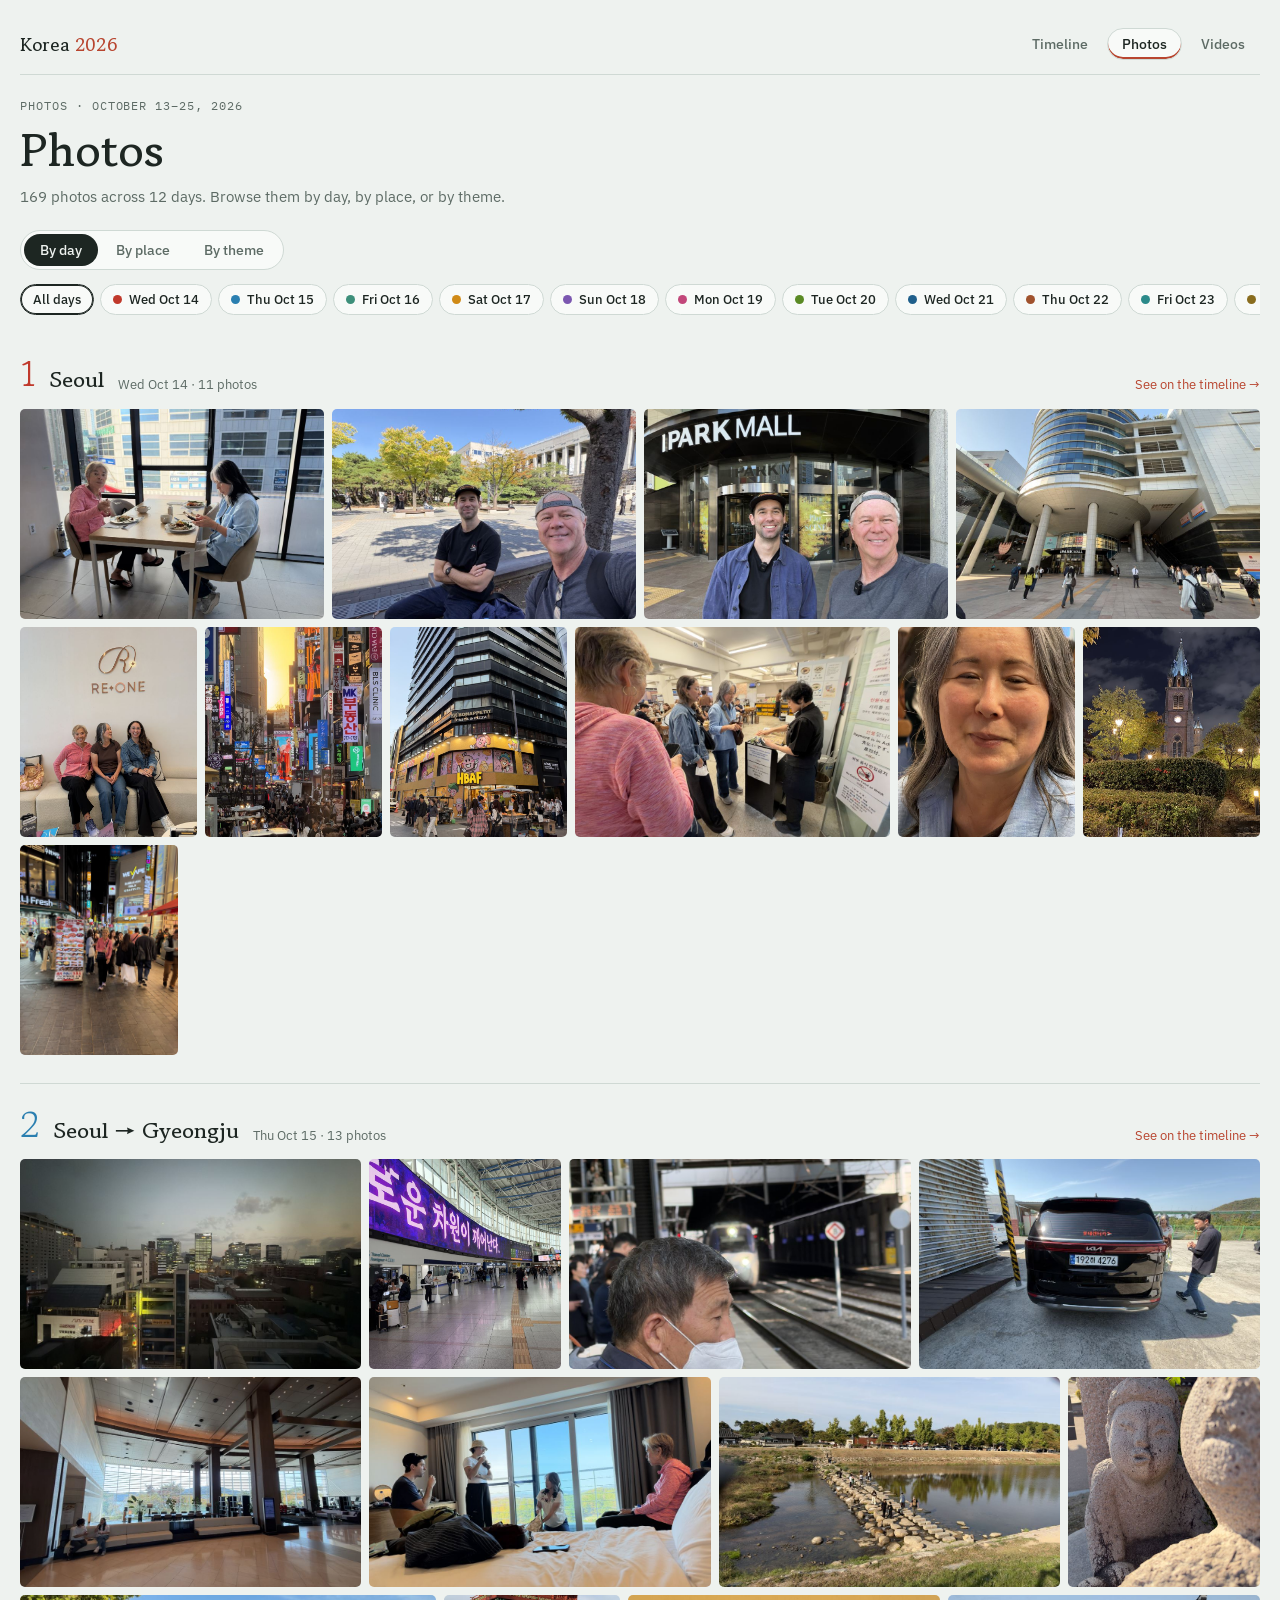
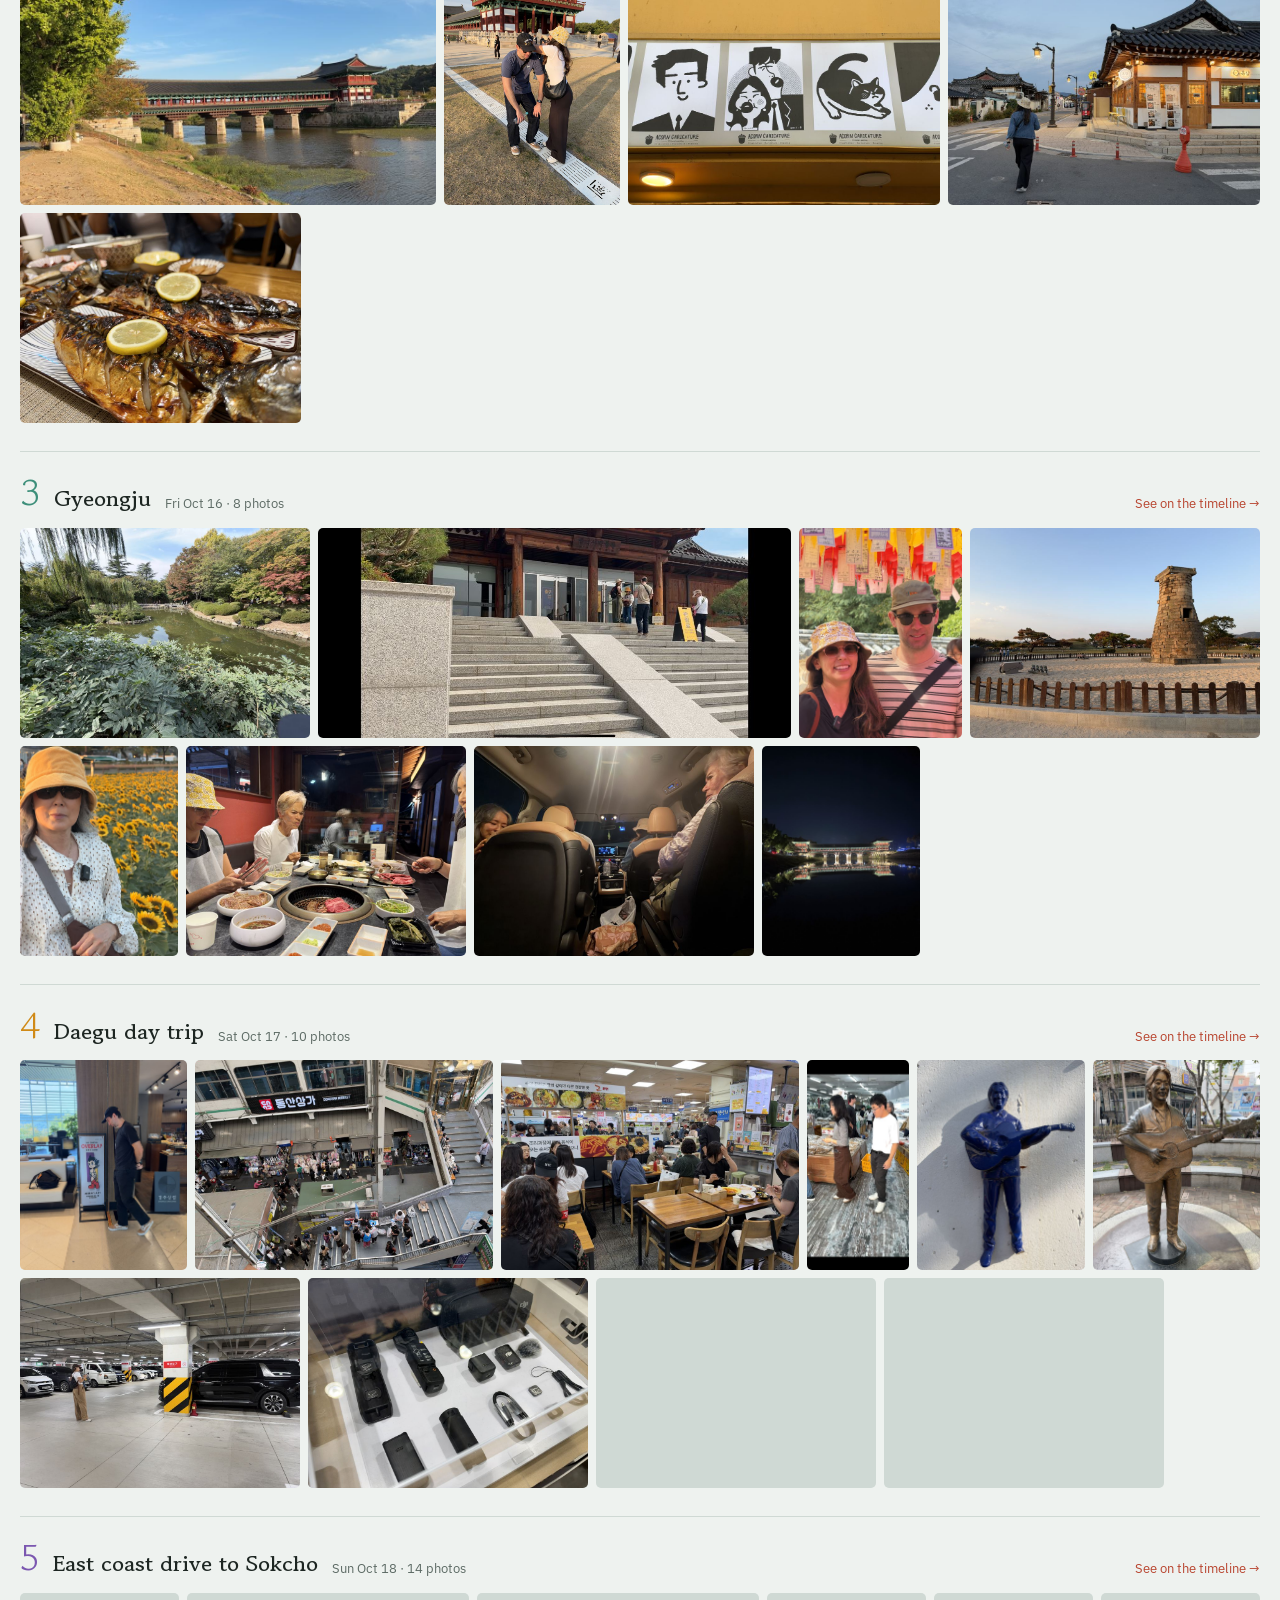
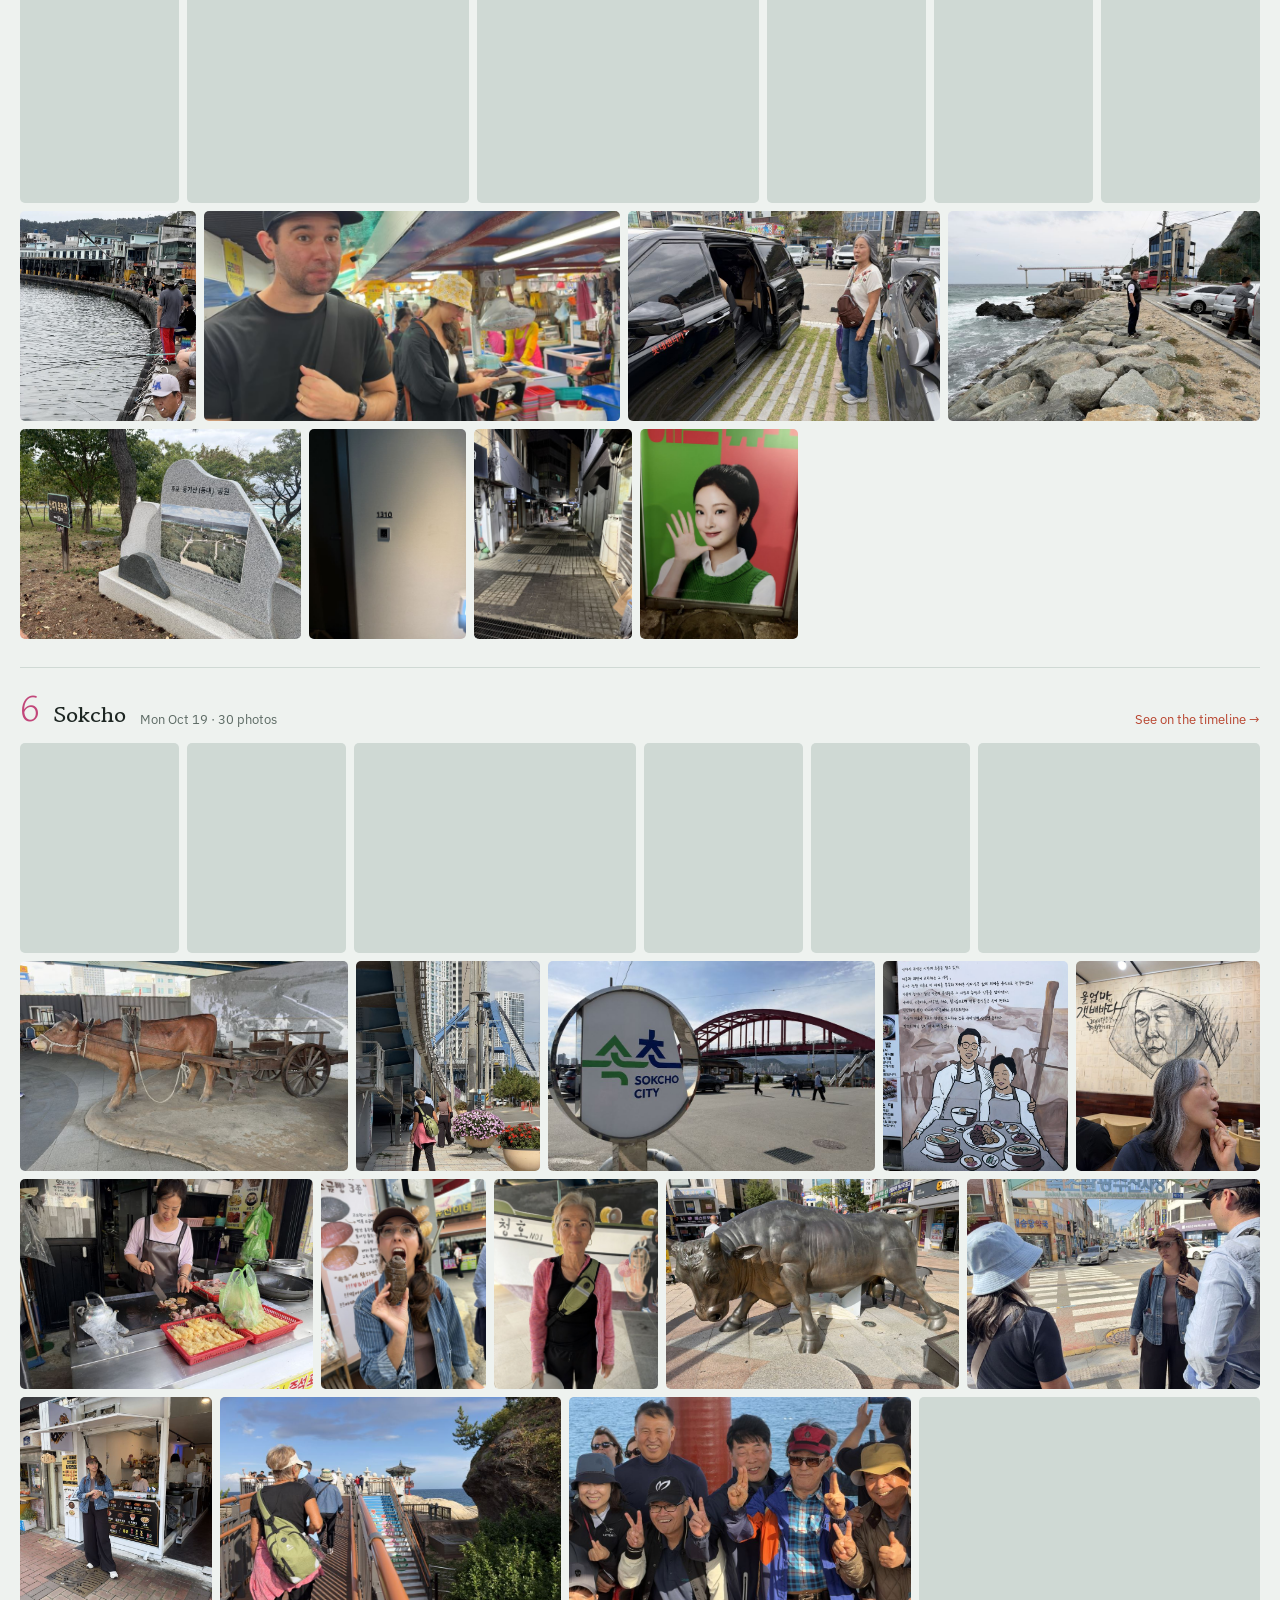
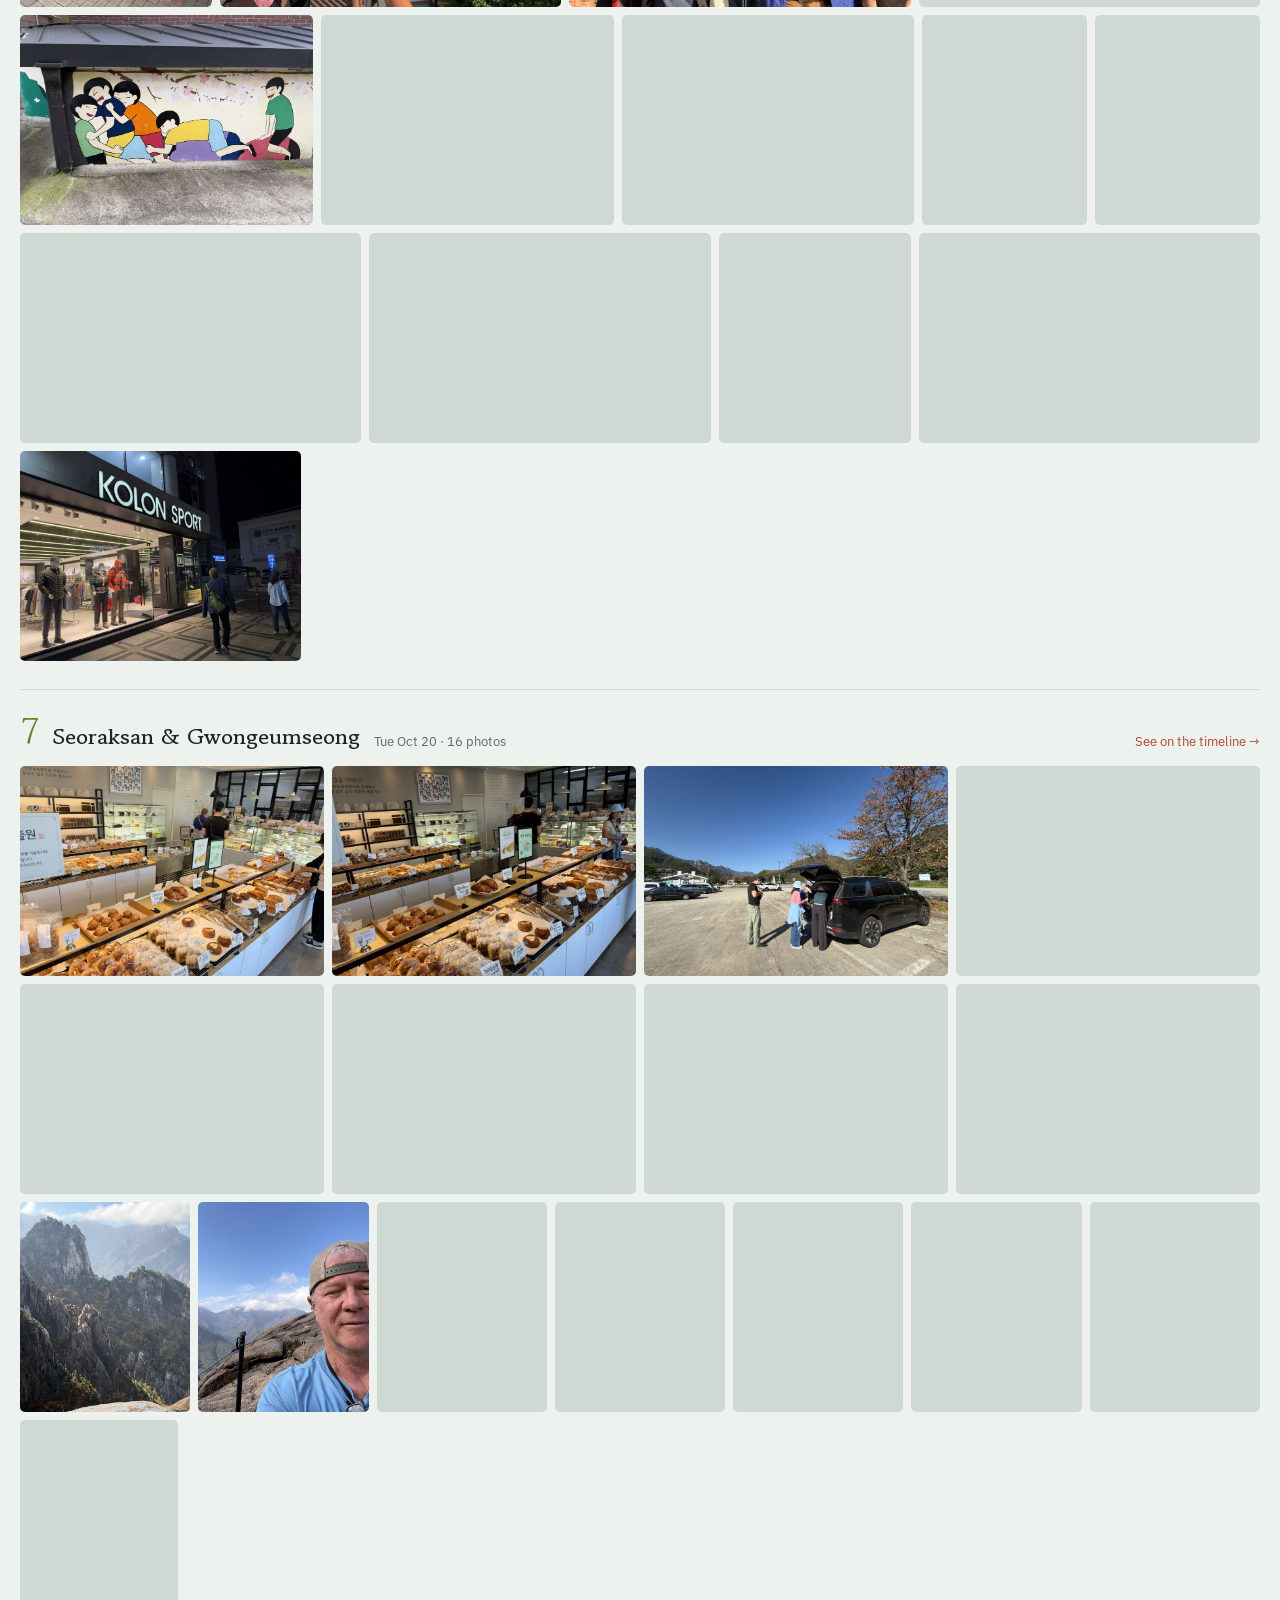
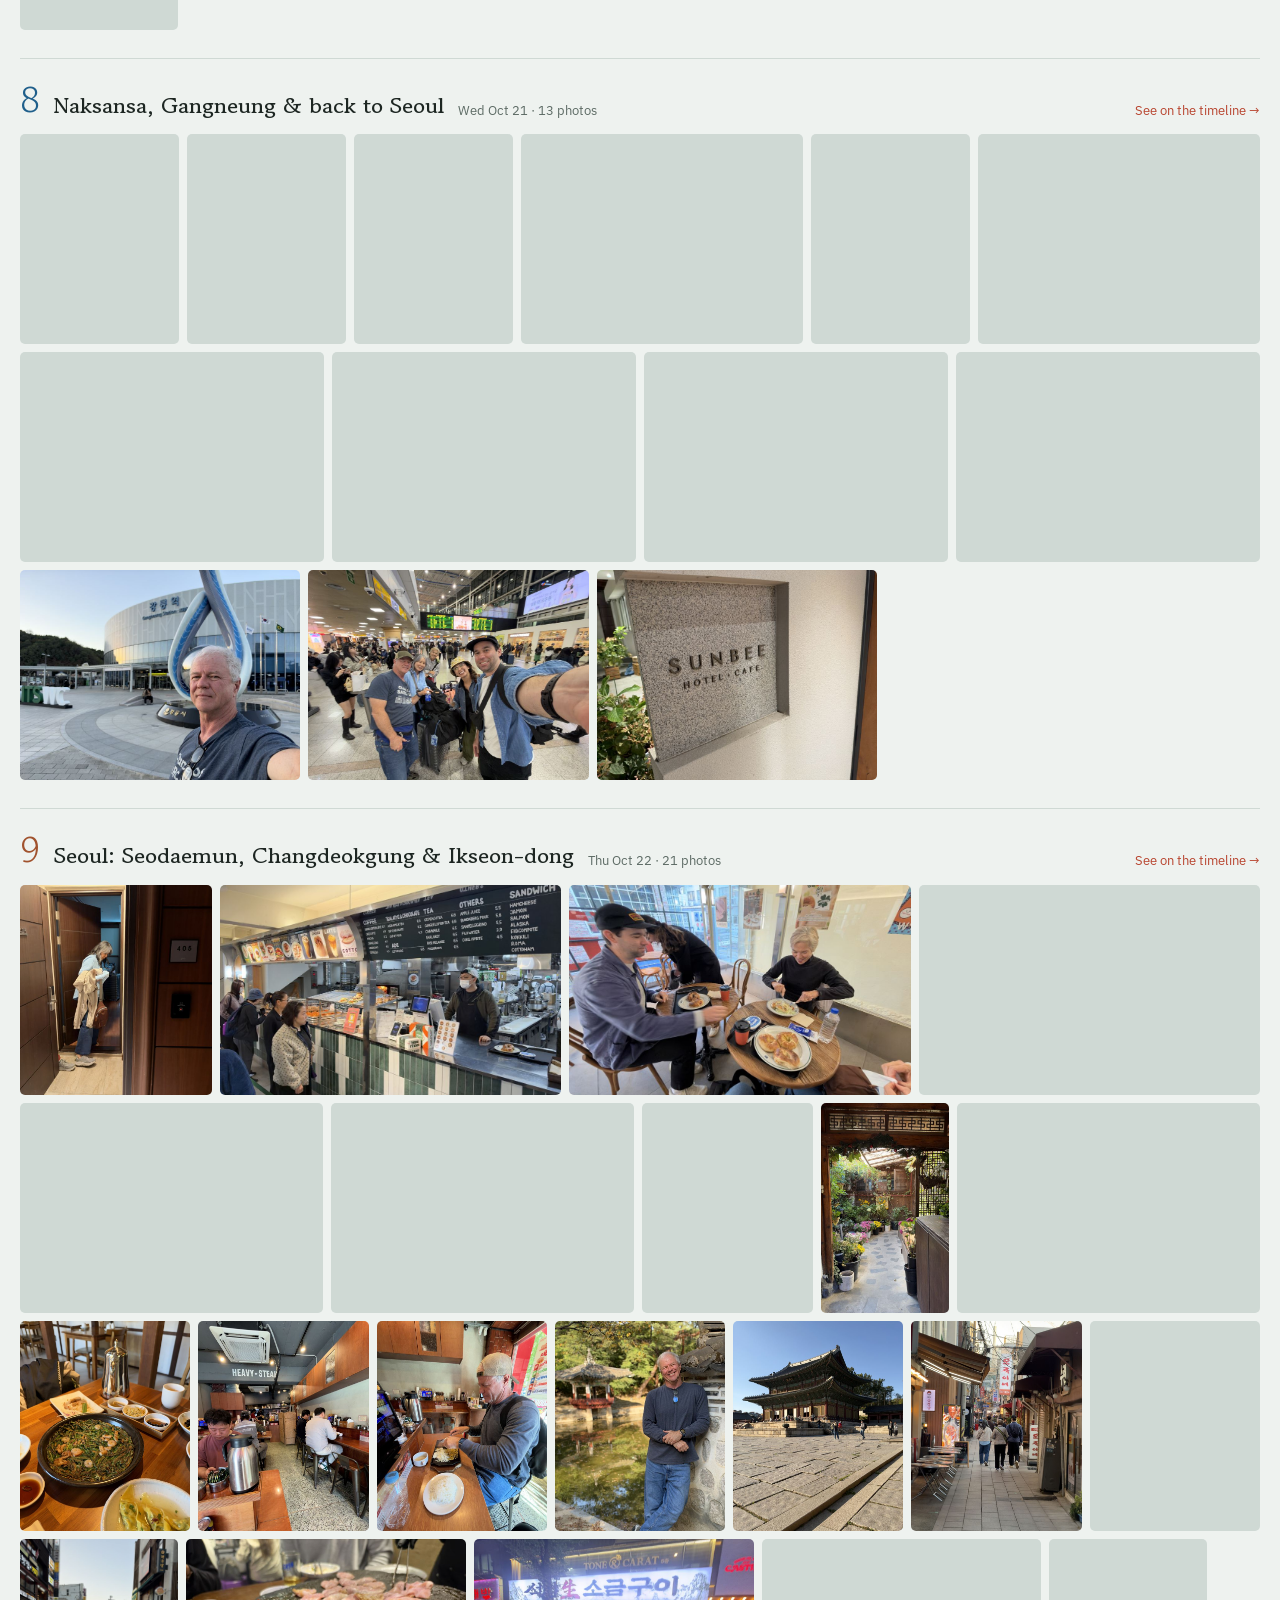
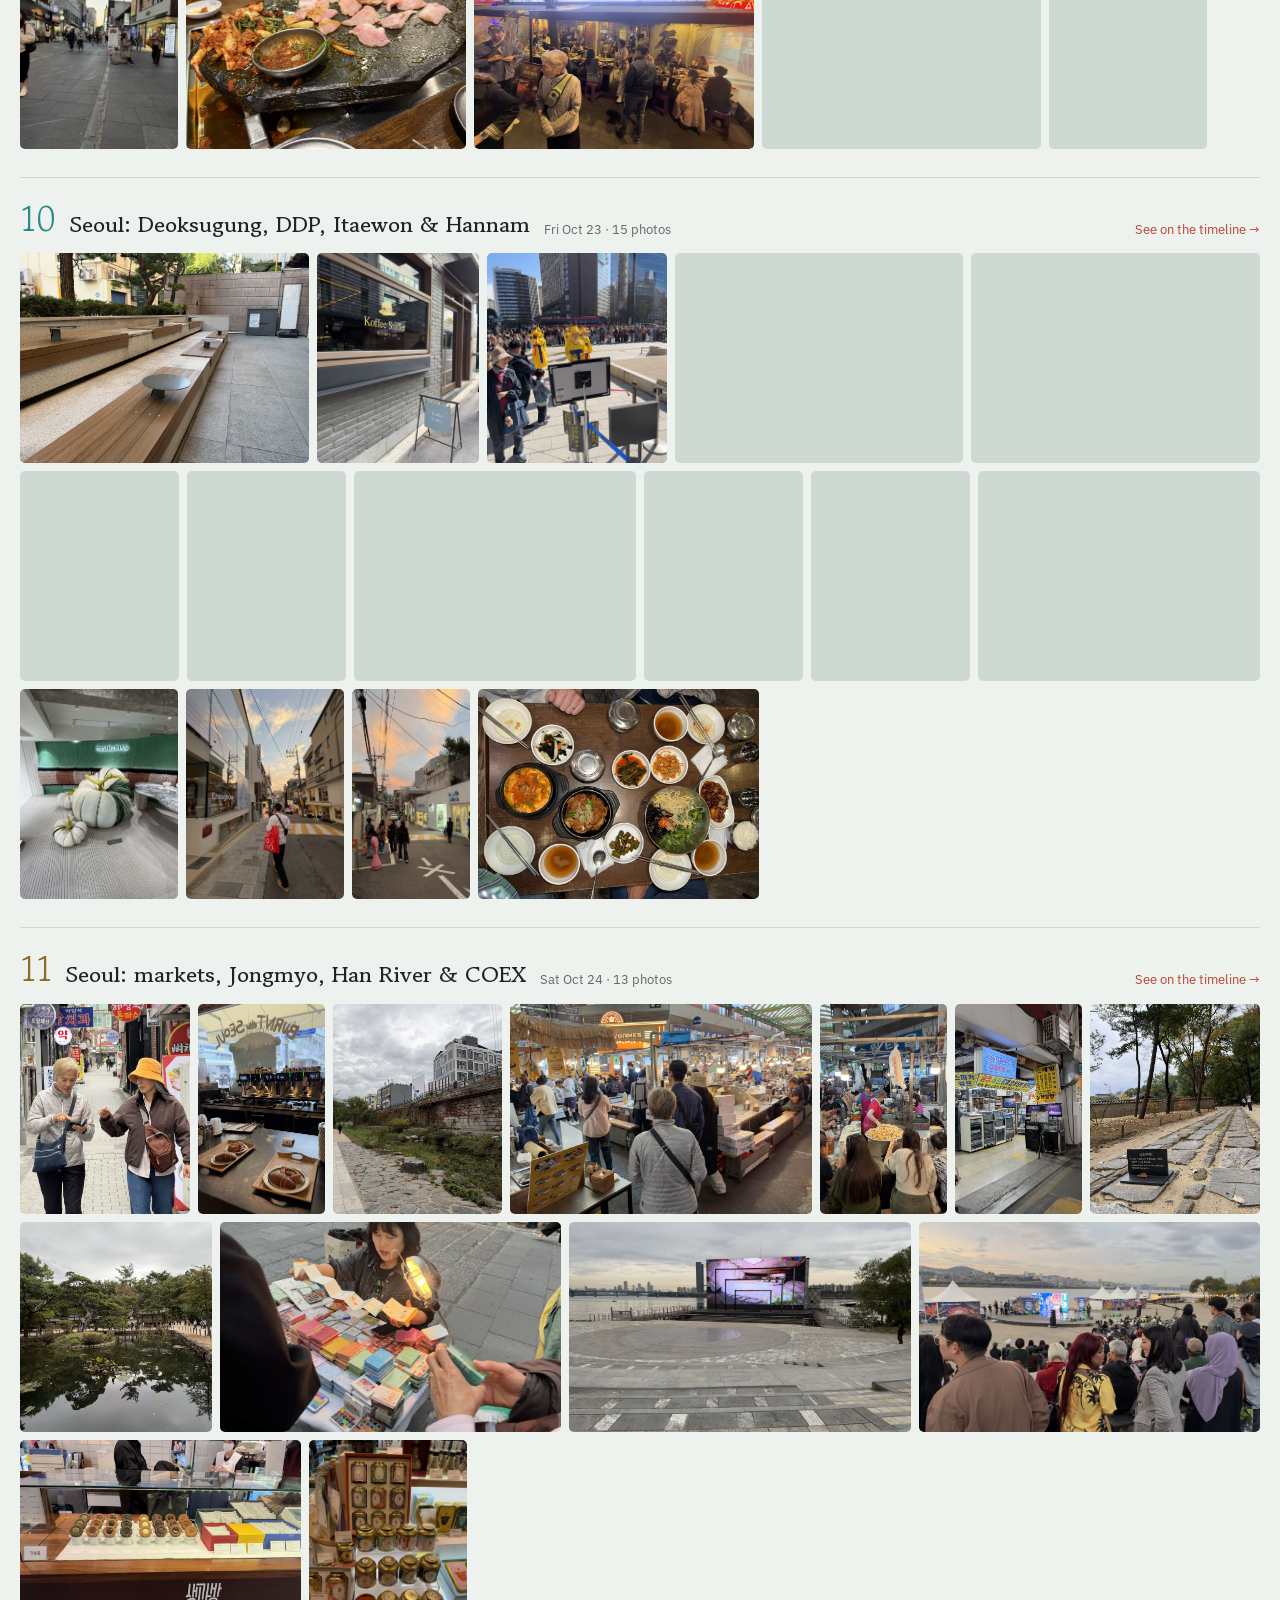
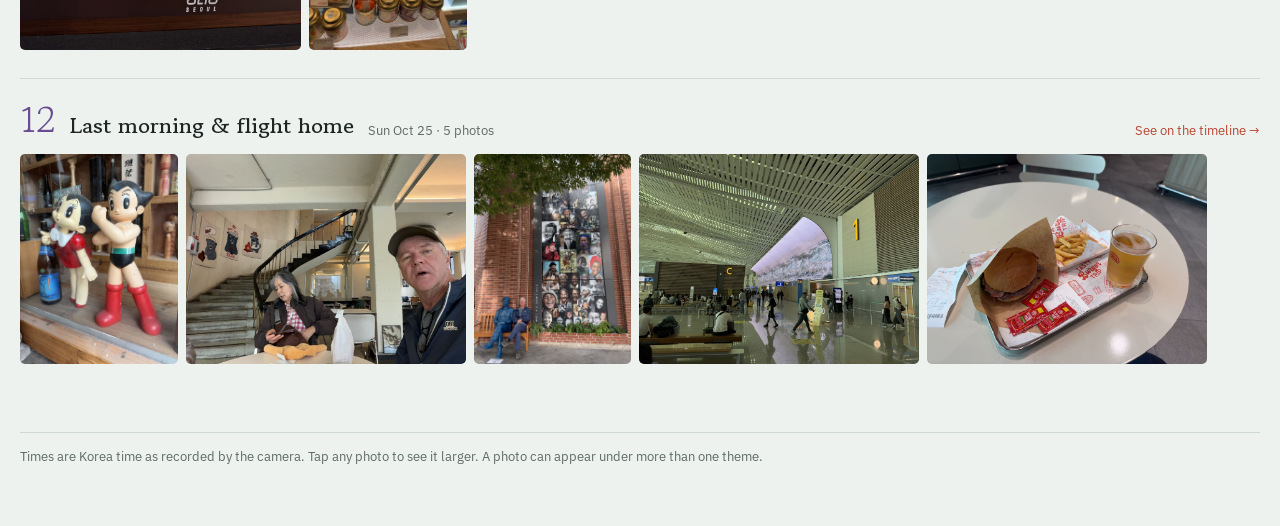
<file: photos.html>
<!doctype html>
<html lang="en"><head>
<meta charset="utf-8">
<meta name="viewport" content="width=device-width,initial-scale=1,viewport-fit=cover">
<title>Korea 2026 Photos</title>
<meta name="robots" content="noindex,nofollow">
<meta name="description" content="Photos from our trip through Korea, October 13–25, 2026.">
<link rel="preconnect" href="https://fonts.googleapis.com">
<link rel="stylesheet" href="https://fonts.googleapis.com/css2?family=Gowun+Batang:wght@400;700&family=IBM+Plex+Sans:wght@400;500;600&family=IBM+Plex+Mono:wght@400;500&display=swap">
<link rel="stylesheet" href="site.css">
<style>
.day{scroll-margin-top:64px;padding-block:8px 28px;border-top:1px solid var(--line)}
.day:first-child{border-top:0}
.dayhead{display:flex;align-items:baseline;gap:14px;flex-wrap:wrap;margin-block:14px 14px}
.dayhead .n{font-family:var(--display);font-size:36px;line-height:1;color:var(--c)}
.dayhead h2{font-family:var(--display);font-size:22px;margin:0;line-height:1.2}
.dayhead .meta{font-size:13px;color:var(--muted)}
.dayhead a{font-size:13px;color:var(--accent);text-decoration:none;margin-left:auto}
.dayhead a:hover{text-decoration:underline}
.gallery{--h:210px;display:flex;flex-wrap:wrap;gap:8px}
.gallery::after{content:"";flex-grow:999}
.tile{all:unset;--ar:1.333;flex:var(--ar) 1 calc(var(--ar) * var(--h));height:var(--h);max-width:100%;cursor:zoom-in;position:relative;border-radius:5px;overflow:hidden;background:var(--line)}
.tile img{display:block;width:100%;height:100%;object-fit:cover;transition:transform .25s}
.tile:hover img{transform:scale(1.03)}
.tile:focus-visible{outline:2px solid var(--accent);outline-offset:2px}
.tile .cap{position:absolute;inset:auto 0 0 0;padding:18px 9px 6px;font-size:12px;color:#fff;
  background:linear-gradient(transparent,rgba(0,0,0,.65));opacity:0;transition:opacity .2s;display:flex;justify-content:space-between;gap:8px}
.tile .cap .m{font-family:var(--mono);opacity:.85;white-space:nowrap}
.tile:hover .cap,.tile:focus-visible .cap{opacity:1}
@media (hover:none){.tile .cap{opacity:1}}
dialog{border:0;padding:0;background:transparent;max-width:min(94vw,1100px)}
dialog::backdrop{background:rgba(10,14,12,.9)}
dialog img{max-height:80vh;width:auto;max-width:100%;border-radius:4px;display:block;margin:0 auto}
dialog .lcap{color:#e9efec;font-size:14px;margin-top:10px;display:flex;justify-content:space-between;gap:12px;flex-wrap:wrap}
dialog .lcap b{font-weight:600}
dialog .lcap .m{font-family:var(--mono);color:#a9b8b1}
dialog .x{position:fixed;top:calc(12px + env(safe-area-inset-top,0px));right:calc(12px + env(safe-area-inset-right,0px));font:600 14px var(--body);color:#fff;background:rgba(255,255,255,.14);border:0;border-radius:999px;padding:8px 14px;cursor:pointer}
.nav2{position:fixed;top:50%;transform:translateY(-50%);font:600 26px var(--body);color:#fff;background:rgba(255,255,255,.14);border:0;border-radius:999px;width:44px;height:44px;cursor:pointer}
.prev{left:calc(10px + env(safe-area-inset-left,0px))}.next{right:calc(10px + env(safe-area-inset-right,0px))}
.views{display:inline-flex;gap:2px;padding:3px;background:var(--panel);border:1px solid var(--line);border-radius:999px;margin-bottom:4px}
.views button{font:500 14px var(--body);color:var(--muted);background:none;border:0;border-radius:999px;padding:7px 16px;cursor:pointer}
.views button[aria-selected="true"]{background:var(--ink);color:var(--bg)}
.views button:focus-visible{outline:2px solid var(--accent);outline-offset:2px}
.chips .ct{font-family:var(--mono);font-size:11px;color:var(--muted)}
.empty{padding:26px;border:1px dashed var(--line);border-radius:6px;color:var(--muted);text-align:center;background:var(--panel)}
@media (max-width:600px){.gallery{--h:130px;gap:6px}.views button{padding:7px 12px;font-size:13px}}
</style>
</head>
<body>
<div class="wrap">
  <nav class="sitenav" aria-label="Site">
    <a class="brand" href="./">Korea <span>2026</span></a>
    <div class="links"><a href="./">Timeline</a><a href="photos.html" aria-current="page">Photos</a><a href="videos.html">Videos</a></div>
  </nav>
  <header class="pagehead">
    <div class="eyebrow">Photos · October 13–25, 2026</div>
    <h1>Photos</h1>
    <p id="sub"></p>
  </header>
  <div class="views" role="tablist" aria-label="Browse photos">
    <button type="button" role="tab" data-view="day">By day</button>
    <button type="button" role="tab" data-view="place">By place</button>
    <button type="button" role="tab" data-view="theme">By theme</button>
  </div>
  <nav class="chips" id="chips" aria-label="Filter"></nav>
  <main id="days"></main>
  <footer class="sitefoot">Times are Korea time as recorded by the camera. Tap any photo to see it larger. A photo can appear under more than one theme.</footer>
</div>

<dialog id="lb" aria-label="Photo viewer">
  <button class="x" id="lbx" type="button">Close</button>
  <button class="nav2 prev" id="lbp" type="button" aria-label="Previous photo">‹</button>
  <button class="nav2 next" id="lbn" type="button" aria-label="Next photo">›</button>
  <img id="lbimg" alt="">
  <div class="lcap"><span id="lbcap"></span><span class="m" id="lbmeta"></span></div>
</dialog>

<script src="trip-data.js"></script>
<script src="photo-tags.js"></script>
<script>
const COLORS=["#c0392b","#2a7fb0","#3d8f7a","#d08a16","#7b57b0","#c2477a","#5a8a24","#1f5f8b","#a0522d","#2b8a8a","#8a6d1f","#6a4c93"];
const THEME_COLORS={food:"#c0392b",people:"#2a7fb0",sights:"#a0522d",nature:"#5a8a24",street:"#7b57b0",art:"#c2477a",shopping:"#d08a16",night:"#1f5f8b",travel:"#2b8a8a",ai:"#6a4c93"};
const DOW=["Sun","Mon","Tue","Wed","Thu","Fri","Sat"],MON=["Jan","Feb","Mar","Apr","May","Jun","Jul","Aug","Sep","Oct","Nov","Dec"];
const esc=s=>String(s??"").replace(/[&<>"]/g,c=>({"&":"&amp;","<":"&lt;",">":"&gt;",'"':"&quot;"}[c]));
const dlabel=iso=>{const d=new Date(iso+"T12:00:00");return `${DOW[d.getDay()]} ${MON[d.getMonth()]} ${d.getDate()}`};
const t12=t=>{if(!t)return"";let[h,m]=t.split(":").map(Number);const ap=h<12?"AM":"PM";h=h%12||12;return `${h}:${String(m).padStart(2,"0")} ${ap}`};

// Which area of Korea a photo was taken in, from its GPS point
function area(lat,lon){
  if(lat==null) return "Other";
  if(lat<36.0) return lon>129.0?"Gyeongju":"Daegu";
  if(lat<37.0) return "East coast: Yeongdeok & Hupo";
  if(lat<37.7) return lon<126.7?"Incheon Airport":"Seoul";
  if(lat<38.0) return "Gangneung";
  return lon<128.55?"Seoraksan":"Sokcho & Yangyang";
}

// Every photo once, in trip order
const ALL=[];
TRIP.days.forEach((day,di)=>day.stops.forEach(s=>s.photos.forEach(p=>{
  const lat=p.lat??s.lat, lon=p.lon??s.lon;
  ALL.push({...p,place:p.place||s.place,date:p.date||day.date,day:di,area:area(lat,lon),tags:TAGS[p.thumb]||[]});
})));
// Seoul photos from the last morning stay under "Seoul"; airport is its own place
const AREAS=[...new Set(ALL.map(p=>p.area))];

const main=document.getElementById("days"),chips=document.getElementById("chips");
document.getElementById("sub").textContent=`${ALL.length} photos across ${TRIP.days.length} days. Browse them by day, by place, or by theme.`;

function groupsFor(view){
  if(view==="day") return TRIP.days.map((d,i)=>({key:String(i),n:i+1,title:d.title,meta:dlabel(d.date),chip:dlabel(d.date),color:COLORS[i%COLORS.length],
    link:`./#day${i}`,photos:ALL.filter(p=>p.day===i)}));
  if(view==="place") return AREAS.map((a,i)=>{const ph=ALL.filter(p=>p.area===a);const ds=[...new Set(ph.map(p=>p.date))];
    return {key:"p"+i,title:a,chip:a.replace(/:.*/,""),meta:ds.length>1?`${dlabel(ds[0])} – ${dlabel(ds[ds.length-1])}`:dlabel(ds[0]),color:COLORS[(i*5)%COLORS.length],photos:ph}});
  return THEMES.map(([k,label])=>({key:k,title:label,chip:label,color:THEME_COLORS[k]||"#5d6b65",photos:ALL.filter(p=>p.tags.includes(k)),
    empty:k==="ai"?"AI art from the trip will go here.":"No photos here yet."}));
}

let VIEW="day",FILTER="all",ORDER=[];
function render(){
  const groups=groupsFor(VIEW);
  document.querySelectorAll(".views button").forEach(b=>b.setAttribute("aria-selected",b.dataset.view===VIEW?"true":"false"));
  chips.innerHTML="";
  const mk=(label,val,c,count)=>{const b=document.createElement("button");b.type="button";b.dataset.v=val;
    if(c)b.style.setProperty("--c",c);
    b.innerHTML=(c?'<span class="sw"></span>':"")+esc(label)+(count!=null?` <span class="ct">${count}</span>`:"");
    b.setAttribute("aria-pressed",val===FILTER?"true":"false");chips.appendChild(b)};
  mk(VIEW==="day"?"All days":VIEW==="place"?"All places":"All themes","all");
  groups.forEach(g=>mk(g.chip,g.key,g.color,VIEW==="day"?null:g.photos.length));
  ORDER=[];main.innerHTML="";
  groups.filter(g=>FILTER==="all"||g.key===FILTER).forEach(g=>{
    if(FILTER==="all"&&!g.photos.length&&g.key!=="ai") return;
    const sec=document.createElement("section");sec.className="day";sec.style.setProperty("--c",g.color);
    sec.innerHTML=`<div class="dayhead">${g.n?`<span class="n">${g.n}</span>`:""}<h2>${esc(g.title)}</h2>
      <span class="meta">${g.meta?esc(g.meta)+" · ":""}${g.photos.length} photo${g.photos.length===1?"":"s"}</span>
      ${g.link?`<a href="${g.link}">See on the timeline →</a>`:""}</div>`;
    if(!g.photos.length){sec.insertAdjacentHTML("beforeend",`<div class="empty">${esc(g.empty)}</div>`);main.appendChild(sec);return}
    const gal=document.createElement("div");gal.className="gallery";
    g.photos.forEach(p=>{const k=ORDER.length;ORDER.push(p);
      const b=document.createElement("button");b.className="tile";b.type="button";b.dataset.k=k;
      b.setAttribute("aria-label",`${p.place}${p.time?", "+t12(p.time):""}`);
      const sub=VIEW==="day"?t12(p.time):dlabel(p.date);
      b.innerHTML=`<img src="thumbs/${encodeURIComponent(p.thumb)}" alt="${esc(p.note||p.place)}" loading="lazy" decoding="async" onload="this.parentNode.style.setProperty('--ar',(this.naturalWidth/this.naturalHeight).toFixed(3))">
        <span class="cap"><span>${esc(p.place)}</span><span class="m">${sub}</span></span>`;
      gal.appendChild(b)});
    sec.appendChild(gal);main.appendChild(sec);
  });
  const h=VIEW==="day"&&FILTER==="all"?"":"#"+VIEW+(FILTER==="all"?"":"/"+FILTER);
  history.replaceState(null,"",location.pathname+h);
}
document.querySelector(".views").addEventListener("click",e=>{const b=e.target.closest("button");if(!b||b.dataset.view===VIEW)return;VIEW=b.dataset.view;FILTER="all";render()});
chips.addEventListener("click",e=>{const b=e.target.closest("button");if(!b)return;FILTER=b.dataset.v;render();window.scrollTo({top:main.offsetTop-60,behavior:"smooth"})});
// Open straight to a view from a link, e.g. photos.html#theme/food
(()=>{const [v,f]=location.hash.slice(1).split("/");if(["day","place","theme"].includes(v)){VIEW=v;if(f)FILTER=decodeURIComponent(f)}})();
render();

// Viewer
const lb=document.getElementById("lb"),img=document.getElementById("lbimg"),cap=document.getElementById("lbcap"),meta=document.getElementById("lbmeta");
let cur=0;
function show(k){cur=k;const p=ORDER[k];img.src="thumbs/"+encodeURIComponent(p.thumb);img.alt=p.note||p.place;
  cap.innerHTML=`<b>${esc(p.place)}</b>${p.note?" · "+esc(p.note):""}`;
  meta.textContent=`${dlabel(p.date)}${p.time?" · "+t12(p.time):""}`}
const step=d=>show((cur+d+ORDER.length)%ORDER.length);
main.addEventListener("click",e=>{const b=e.target.closest(".tile");if(!b)return;show(+b.dataset.k);lb.showModal()});
document.getElementById("lbx").onclick=()=>lb.close();
document.getElementById("lbp").onclick=()=>step(-1);
document.getElementById("lbn").onclick=()=>step(1);
lb.addEventListener("click",e=>{if(e.target===lb)lb.close()});
document.addEventListener("keydown",e=>{if(!lb.open)return;if(e.key==="ArrowLeft")step(-1);if(e.key==="ArrowRight")step(1)});
let sx=null;lb.addEventListener("touchstart",e=>{sx=e.touches[0].clientX},{passive:true});
lb.addEventListener("touchend",e=>{if(sx==null)return;const dx=e.changedTouches[0].clientX-sx;if(Math.abs(dx)>50)step(dx<0?1:-1);sx=null});
</script>
</body></html>
</file>
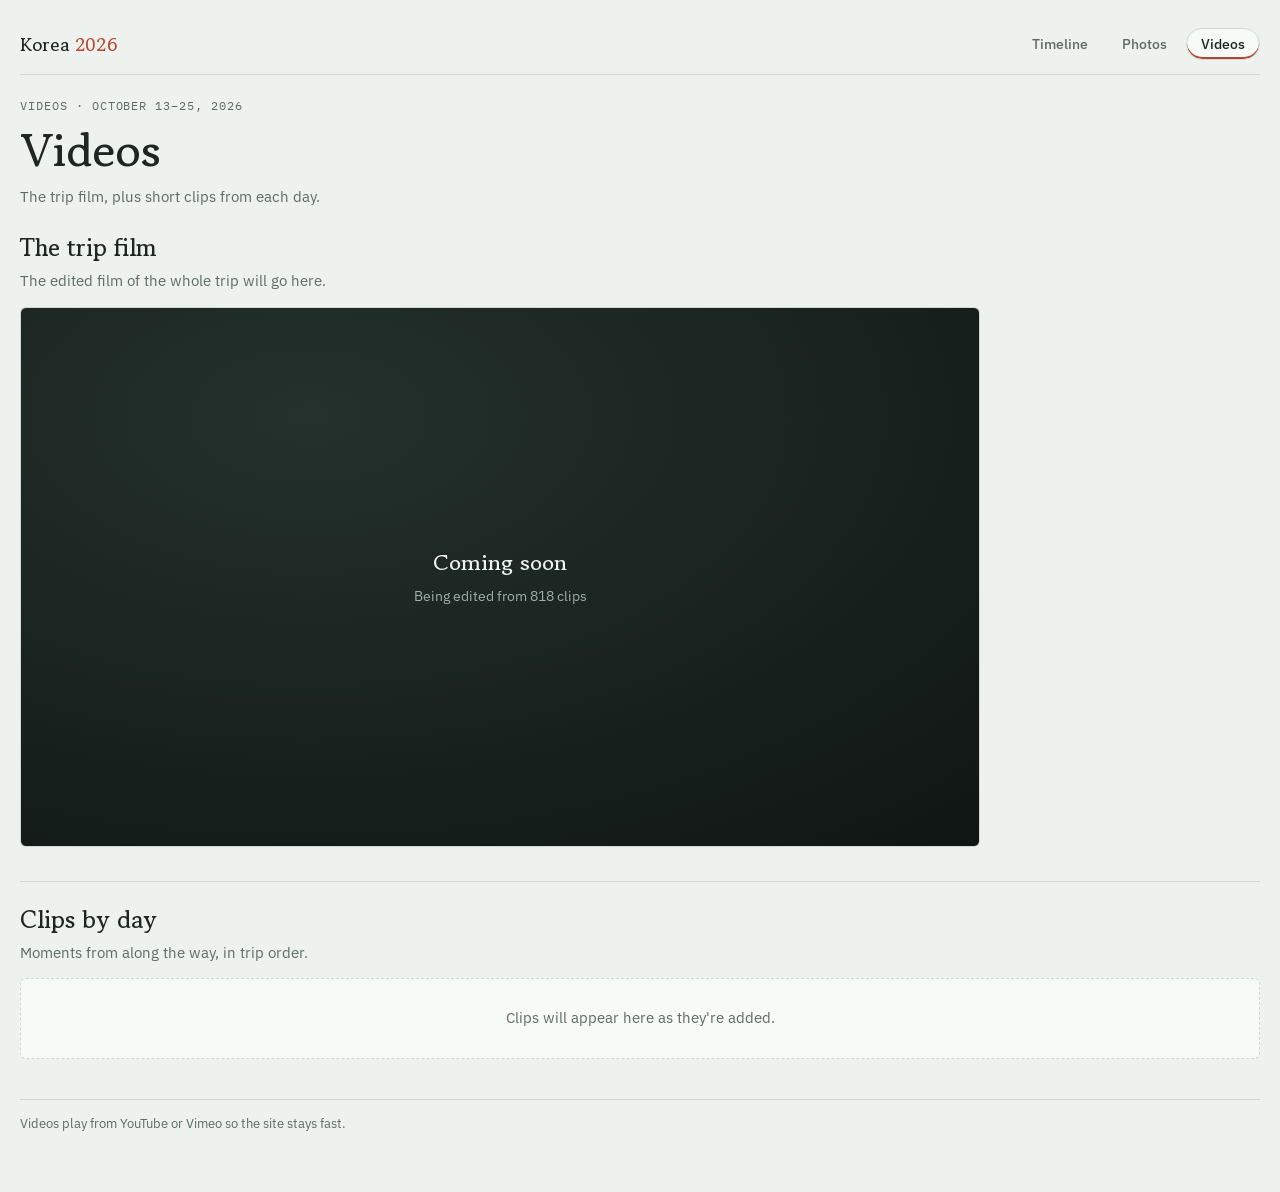
<file: videos.html>
<!doctype html>
<html lang="en"><head>
<meta charset="utf-8">
<meta name="viewport" content="width=device-width,initial-scale=1,viewport-fit=cover">
<title>Korea 2026 Videos</title>
<meta name="robots" content="noindex,nofollow">
<meta name="description" content="Videos from our trip through Korea, October 13–25, 2026.">
<link rel="preconnect" href="https://fonts.googleapis.com">
<link rel="stylesheet" href="https://fonts.googleapis.com/css2?family=Gowun+Batang:wght@400;700&family=IBM+Plex+Sans:wght@400;500;600&family=IBM+Plex+Mono:wght@400;500&display=swap">
<link rel="stylesheet" href="site.css">
<style>
.feature{margin-bottom:34px;max-width:960px}
.feature h2,.section h2{font-family:var(--display);font-size:24px;margin:0 0 4px}
.feature p,.section>p{color:var(--muted);margin:0 0 14px;max-width:64ch}
.player{position:relative;aspect-ratio:16/9;background:#0d1210;border-radius:6px;overflow:hidden;border:1px solid var(--line)}
.player iframe,.player video{position:absolute;inset:0;width:100%;height:100%;border:0}
.placeholder{display:grid;place-items:center;text-align:center;color:#c9d4cf;padding:20px;
  background:radial-gradient(120% 120% at 30% 20%,#24312c,#0d1210)}
.placeholder b{font-family:var(--display);font-size:22px;color:#eef3f0;display:block;margin-bottom:6px}
.placeholder span{font-size:14px;color:#9fb0a9}
.section{border-top:1px solid var(--line);padding-top:20px}
.vgrid{display:grid;grid-template-columns:repeat(auto-fill,minmax(280px,1fr));gap:18px}
.card{background:var(--panel);border:1px solid var(--line);border-radius:6px;overflow:hidden}
.card .player{border:0;border-radius:0}
.card .body{padding:10px 12px 12px}
.card .t{font-weight:600;font-size:15px;line-height:1.3}
.card .m{font-family:var(--mono);font-size:12px;color:var(--muted);margin-top:2px;display:flex;align-items:center;gap:6px}
.card .m .sw{width:8px;height:8px;border-radius:50%;background:var(--c)}
.card .n{font-size:13.5px;color:var(--muted);margin-top:4px}
.empty{padding:28px;border:1px dashed var(--line);border-radius:6px;color:var(--muted);text-align:center;background:var(--panel)}
</style>
</head>
<body>
<div class="wrap">
  <nav class="sitenav" aria-label="Site">
    <a class="brand" href="./">Korea <span>2026</span></a>
    <div class="links"><a href="./">Timeline</a><a href="photos.html">Photos</a><a href="videos.html" aria-current="page">Videos</a></div>
  </nav>
  <header class="pagehead">
    <div class="eyebrow">Videos · October 13–25, 2026</div>
    <h1>Videos</h1>
    <p>The trip film, plus short clips from each day.</p>
  </header>

  <section class="feature" id="feature"></section>
  <section class="section">
    <h2>Clips by day</h2>
    <p>Moments from along the way, in trip order.</p>
    <nav class="chips" id="chips" aria-label="Filter by day"></nav>
    <div id="clips"></div>
  </section>
  <footer class="sitefoot">Videos play from YouTube or Vimeo so the site stays fast.</footer>
</div>

<script>
/* ---------- Video list: edit here ----------
   film:  the main trip video (or null until it's ready)
   clips: one entry per clip. "day" is the trip date (2026-10-14 … 2026-10-25).
   Each video uses ONE of: youtube (the video ID), vimeo (the ID), or src (a small .mp4 in /videos).
*/
const FILM = null; // e.g. {title:"Korea 2026", youtube:"VIDEO_ID", note:"The full trip, about 14 minutes."}
const CLIPS = [
  // {title:"Heart swing, Sokcho", day:"2026-10-18", youtube:"VIDEO_ID", note:""},
];
/* ------------------------------------------- */

const DAYS=["2026-10-13","2026-10-14","2026-10-15","2026-10-16","2026-10-17","2026-10-18","2026-10-19","2026-10-20","2026-10-21","2026-10-22","2026-10-23","2026-10-24","2026-10-25"];
const COLORS=["#c0392b","#2a7fb0","#3d8f7a","#d08a16","#7b57b0","#c2477a","#5a8a24","#1f5f8b","#a0522d","#2b8a8a","#8a6d1f","#6a4c93"];
const DOW=["Sun","Mon","Tue","Wed","Thu","Fri","Sat"],MON=["Jan","Feb","Mar","Apr","May","Jun","Jul","Aug","Sep","Oct","Nov","Dec"];
const esc=s=>String(s??"").replace(/[&<>"]/g,c=>({"&":"&amp;","<":"&lt;",">":"&gt;",'"':"&quot;"}[c]));
const dlabel=iso=>{const d=new Date(iso+"T12:00:00");return `${DOW[d.getDay()]} ${MON[d.getMonth()]} ${d.getDate()}`};
// Timeline colors start on Oct 14 (day 1); arrival day Oct 13 borrows the last color
const colorFor=iso=>{const i=DAYS.indexOf(iso)-1;return COLORS[(i<0?COLORS.length-1:i)%COLORS.length]};

function player(v){
  if(v.youtube) return `<iframe src="https://www.youtube-nocookie.com/embed/${encodeURIComponent(v.youtube)}?rel=0" title="${esc(v.title)}" loading="lazy" allow="accelerometer; encrypted-media; gyroscope; picture-in-picture; fullscreen" allowfullscreen></iframe>`;
  if(v.vimeo) return `<iframe src="https://player.vimeo.com/video/${encodeURIComponent(v.vimeo)}?dnt=1" title="${esc(v.title)}" loading="lazy" allow="fullscreen; picture-in-picture" allowfullscreen></iframe>`;
  if(v.src) return `<video src="${esc(v.src)}" controls preload="metadata" playsinline></video>`;
  return "";
}

const feat=document.getElementById("feature");
feat.innerHTML = FILM
  ? `<h2>${esc(FILM.title)}</h2>${FILM.note?`<p>${esc(FILM.note)}</p>`:""}<div class="player">${player(FILM)}</div>`
  : `<h2>The trip film</h2><p>The edited film of the whole trip will go here.</p>
     <div class="player placeholder"><div><b>Coming soon</b><span>Being edited from 818 clips</span></div></div>`;

const clipsEl=document.getElementById("clips"),chips=document.getElementById("chips");
function renderClips(filter){
  const list=CLIPS.filter(c=>filter==="all"||c.day===filter).sort((a,b)=>DAYS.indexOf(a.day)-DAYS.indexOf(b.day));
  if(!list.length){clipsEl.innerHTML=`<div class="empty">${CLIPS.length?"No clips for this day yet.":"Clips will appear here as they're added."}</div>`;return}
  clipsEl.innerHTML=`<div class="vgrid">${list.map(c=>`<article class="card" style="--c:${colorFor(c.day)}">
    <div class="player">${player(c)}</div>
    <div class="body"><div class="t">${esc(c.title)}</div><div class="m"><span class="sw"></span>${dlabel(c.day)}</div>${c.note?`<div class="n">${esc(c.note)}</div>`:""}</div>
  </article>`).join("")}</div>`;
}
const used=[...new Set(CLIPS.map(c=>c.day))].sort((a,b)=>DAYS.indexOf(a)-DAYS.indexOf(b));
if(used.length>1){
  const mk=(label,val,c)=>{const b=document.createElement("button");b.type="button";b.dataset.v=val;if(c)b.style.setProperty("--c",c);
    b.innerHTML=(c?'<span class="sw"></span>':"")+esc(label);b.setAttribute("aria-pressed",val==="all"?"true":"false");chips.appendChild(b)};
  mk("All days","all");used.forEach(d=>mk(dlabel(d),d,colorFor(d)));
  chips.addEventListener("click",e=>{const b=e.target.closest("button");if(!b)return;
    chips.querySelectorAll("button").forEach(x=>x.setAttribute("aria-pressed",x===b?"true":"false"));renderClips(b.dataset.v)});
}else chips.remove();
renderClips("all");
</script>
</body></html>
</file>
<file: site.css>
/* Shared look for all pages: celadon ground, dancheong accents (matches the Timeline) */
:root{
  --bg:#eef2ef; --panel:#f8faf8; --ink:#1d2622; --muted:#5d6b65; --line:#cfd9d4;
  --accent:#b8452f;
  --display:"Gowun Batang","Noto Serif KR",Georgia,serif;
  --body:"IBM Plex Sans",system-ui,-apple-system,"Segoe UI",sans-serif;
  --mono:"IBM Plex Mono",ui-monospace,Menlo,monospace;
  color-scheme:light;
}
@media (prefers-color-scheme: dark){:root:not([data-theme="light"]){
  --bg:#141a18; --panel:#1b2320; --ink:#e4ebe7; --muted:#97a69f; --line:#2c3833; --accent:#e0745d; color-scheme:dark}}
:root[data-theme="dark"]{
  --bg:#141a18; --panel:#1b2320; --ink:#e4ebe7; --muted:#97a69f; --line:#2c3833; --accent:#e0745d; color-scheme:dark}
*{box-sizing:border-box}
html,body{margin:0}
body{background:var(--bg);color:var(--ink);font-family:var(--body);font-size:15px;line-height:1.5;
  padding:28px max(16px,env(safe-area-inset-right,0px)) 60px max(16px,env(safe-area-inset-left,0px))}
.wrap{max-width:1240px;margin:0 auto}
img{max-width:100%}

/* Site menu */
.sitenav{display:flex;align-items:center;justify-content:space-between;gap:12px 20px;flex-wrap:wrap;
  padding-bottom:14px;margin-bottom:22px;border-bottom:1px solid var(--line)}
.sitenav .brand{font-family:var(--display);font-weight:700;font-size:18px;color:var(--ink);text-decoration:none;letter-spacing:.01em}
.sitenav .brand span{color:var(--accent)}
.sitenav .links{display:flex;gap:4px;flex-wrap:wrap}
.sitenav .links a{font:500 14px var(--body);color:var(--muted);text-decoration:none;padding:6px 14px;border-radius:999px;border:1px solid transparent}
.sitenav .links a:hover{color:var(--ink);border-color:var(--line)}
.sitenav .links a[aria-current="page"]{color:var(--ink);background:var(--panel);border-color:var(--line);box-shadow:inset 0 -2px 0 var(--accent)}
.sitenav a:focus-visible{outline:2px solid var(--accent);outline-offset:2px}

/* Page headers */
.pagehead{display:grid;gap:10px;margin-bottom:22px}
.eyebrow{font-family:var(--mono);font-size:12px;letter-spacing:.08em;text-transform:uppercase;color:var(--muted)}
.pagehead h1{font-family:var(--display);font-weight:700;font-size:clamp(30px,5vw,46px);line-height:1.1;margin:0;text-wrap:balance}
.pagehead p{margin:0;color:var(--muted);max-width:64ch}

/* Day filter chips */
.chips{position:sticky;top:0;z-index:5;background:var(--bg);display:flex;gap:6px;overflow-x:auto;padding-block:10px;margin-bottom:8px;scrollbar-width:none}
.chips button{flex:0 0 auto;font:500 13px var(--body);color:var(--ink);background:var(--panel);border:1px solid var(--line);border-radius:999px;padding:6px 12px;cursor:pointer;display:flex;align-items:center;gap:7px}
.chips button .sw{width:9px;height:9px;border-radius:50%;background:var(--c,var(--muted))}
.chips button[aria-pressed="true"]{border-color:var(--c,var(--ink));box-shadow:inset 0 0 0 1px var(--c,var(--ink))}
.chips button:focus-visible{outline:2px solid var(--accent);outline-offset:2px}

footer.sitefoot{margin-top:40px;padding-top:14px;border-top:1px solid var(--line);font-size:12.5px;color:var(--muted)}
</file>
